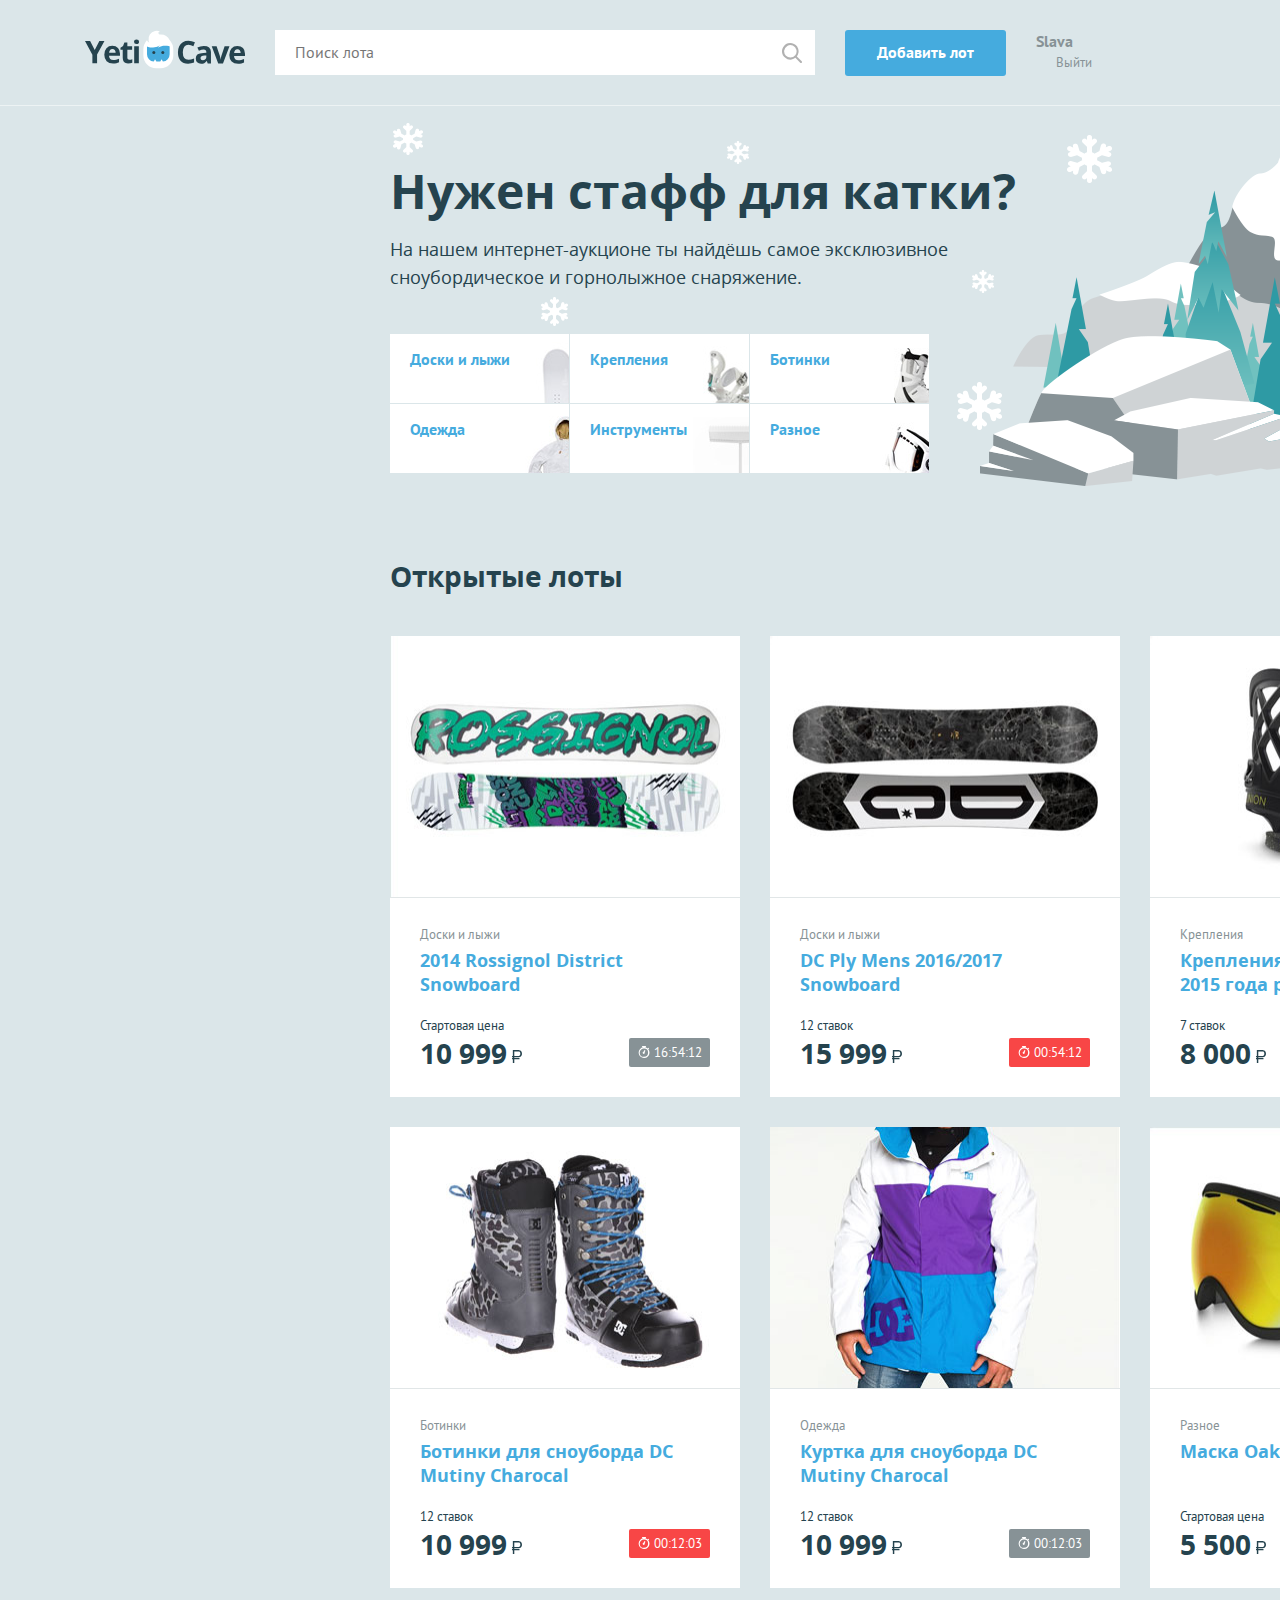
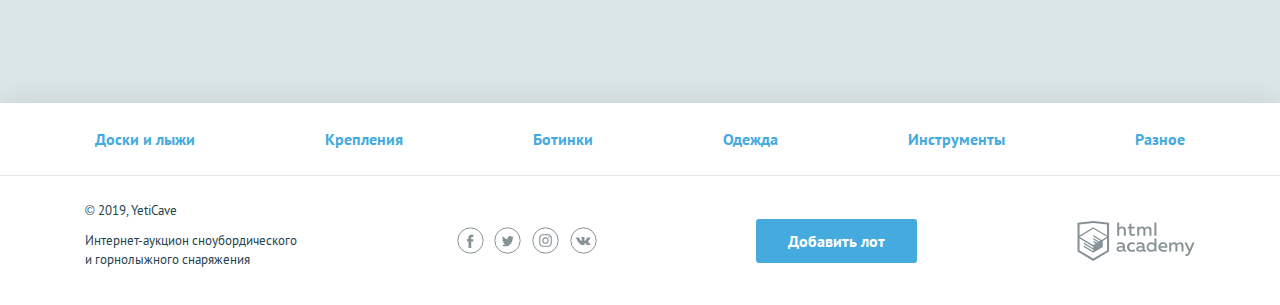
<file: pages/index.html>
<!DOCTYPE html>
<html lang="ru">
<head>
  <meta charset="UTF-8">
  <title>Главная</title>
  <link href="../css/normalize.min.css" rel="stylesheet">
  <link href="../css/style.css" rel="stylesheet">
</head>
<body>

<div class="page-wrapper">

  <header class="main-header">
    <div class="main-header__container container">
      <h1 class="visually-hidden">YetiCave</h1>
      <a class="main-header__logo">
        <img src="../img/logo.svg" width="160" height="39" alt="Логотип компании YetiCave">
      </a>
      <form class="main-header__search" method="get" action="https://echo.htmlacademy.ru" autocomplete="off">
        <input type="search" name="search" placeholder="Поиск лота">
        <input class="main-header__search-btn" type="submit" name="find" value="Найти">
      </form>
      <a class="main-header__add-lot button" href="add-lot.html">Добавить лот</a>
      <nav class="user-menu">
        <div class="user-menu__logged">
          <p>Slava</p>
          <a href="login.html">Выйти</a>
        </div>
      </nav>
    </div>
  </header>

  <main class="container">
    <section class="promo">
      <h2 class="promo__title">Нужен стафф для катки?</h2>
      <p class="promo__text">На нашем интернет-аукционе ты найдёшь самое эксклюзивное сноубордическое и горнолыжное снаряжение.</p>
      <ul class="promo__list">
        <li class="promo__item promo__item--boards">
          <a class="promo__link" href="all-lots.html">Доски и лыжи</a>
        </li>
        <li class="promo__item promo__item--attachment">
          <a class="promo__link" href="all-lots.html">Крепления</a>
        </li>
        <li class="promo__item promo__item--boots">
          <a class="promo__link" href="all-lots.html">Ботинки</a>
        </li>
        <li class="promo__item promo__item--clothing">
          <a class="promo__link" href="all-lots.html">Одежда</a>
        </li>
        <li class="promo__item promo__item--tools">
          <a class="promo__link" href="all-lots.html">Инструменты</a>
        </li>
        <li class="promo__item promo__item--other">
          <a class="promo__link" href="all-lots.html">Разное</a>
        </li>
      </ul>
    </section>
    <section class="lots">
      <div class="lots__header">
        <h2>Открытые лоты</h2>
      </div>
      <ul class="lots__list">
        <li class="lots__item lot">
          <div class="lot__image">
            <img src="../img/lot-1.jpg" width="350" height="260" alt="Сноуборд">
          </div>
          <div class="lot__info">
            <span class="lot__category">Доски и лыжи</span>
            <h3 class="lot__title"><a class="text-link" href="lot.html">2014 Rossignol District Snowboard</a></h3>
            <div class="lot__state">
              <div class="lot__rate">
                <span class="lot__amount">Стартовая цена</span>
                <span class="lot__cost">10 999<b class="rub">р</b></span>
              </div>
              <div class="lot__timer timer">
                16:54:12
              </div>
            </div>
          </div>
        </li>
        <li class="lots__item lot">
          <div class="lot__image">
            <img src="../img/lot-2.jpg" width="350" height="260" alt="Сноуборд">
          </div>
          <div class="lot__info">
            <span class="lot__category">Доски и лыжи</span>
            <h3 class="lot__title"><a class="text-link" href="lot.html">DC Ply Mens 2016/2017 Snowboard</a></h3>
            <div class="lot__state">
              <div class="lot__rate">
                <span class="lot__amount">12 ставок</span>
                <span class="lot__cost">15 999<b class="rub">р</b></span>
              </div>
              <div class="lot__timer timer timer--finishing">
                00:54:12
              </div>
            </div>
          </div>
        </li>
        <li class="lots__item lot">
          <div class="lot__image">
            <img src="../img/lot-3.jpg" width="350" height="260" alt="Крепления">
          </div>
          <div class="lot__info">
            <span class="lot__category">Крепления</span>
            <h3 class="lot__title"><a class="text-link" href="lot.html">Крепления Union Contact Pro 2015 года размер L/XL</a></h3>
            <div class="lot__state">
              <div class="lot__rate">
                <span class="lot__amount">7 ставок</span>
                <span class="lot__cost">8 000<b class="rub">р</b></span>
              </div>
              <div class="lot__timer timer">
                10:54:12
              </div>
            </div>
          </div>
        </li>
        <li class="lots__item lot">
          <div class="lot__image">
            <img src="../img/lot-4.jpg" width="350" height="260" alt="Ботинки">
          </div>
          <div class="lot__info">
            <span class="lot__category">Ботинки</span>
            <h3 class="lot__title"><a class="text-link" href="lot.html">Ботинки для сноуборда DC Mutiny Charocal</a></h3>
            <div class="lot__state">
              <div class="lot__rate">
                <span class="lot__amount">12 ставок</span>
                <span class="lot__cost">10 999<b class="rub">р</b></span>
              </div>
              <div class="lot__timer timer timer--finishing">
                00:12:03
              </div>
            </div>
          </div>
        </li>
        <li class="lots__item lot">
          <div class="lot__image">
            <img src="../img/lot-5.jpg" width="350" height="260" alt="Куртка">
          </div>
          <div class="lot__info">
            <span class="lot__category">Одежда</span>
            <h3 class="lot__title"><a class="text-link" href="lot.html">Куртка для сноуборда DC Mutiny Charocal</a></h3>
            <div class="lot__state">
              <div class="lot__rate">
                <span class="lot__amount">12 ставок</span>
                <span class="lot__cost">10 999<b class="rub">р</b></span>
              </div>
              <div class="lot__timer timer">
                00:12:03
              </div>
            </div>
          </div>
        </li>
        <li class="lots__item lot">
          <div class="lot__image">
            <img src="../img/lot-6.jpg" width="350" height="260" alt="Маска">
          </div>
          <div class="lot__info">
            <span class="lot__category">Разное</span>
            <h3 class="lot__title"><a class="text-link" href="lot.html">Маска Oakley Canopy</a></h3>
            <div class="lot__state">
              <div class="lot__rate">
                <span class="lot__amount">Стартовая цена</span>
                <span class="lot__cost">5 500<b class="rub">р</b></span>
              </div>
              <div class="lot__timer timer">
                07:13:34
              </div>
            </div>
          </div>
        </li>
      </ul>
    </section>
  </main>

</div>

<footer class="main-footer">
  <nav class="nav">
    <ul class="nav__list container">
      <li class="nav__item">
        <a href="all-lots.html">Доски и лыжи</a>
      </li>
      <li class="nav__item">
        <a href="all-lots.html">Крепления</a>
      </li>
      <li class="nav__item">
        <a href="all-lots.html">Ботинки</a>
      </li>
      <li class="nav__item">
        <a href="all-lots.html">Одежда</a>
      </li>
      <li class="nav__item">
        <a href="all-lots.html">Инструменты</a>
      </li>
      <li class="nav__item">
        <a href="all-lots.html">Разное</a>
      </li>
    </ul>
  </nav>
  <div class="main-footer__bottom container">
    <div class="main-footer__copyright">
      <p>© 2019, YetiCave</p>
      <p>Интернет-аукцион сноубордического и горнолыжного снаряжения</p>
    </div>
    <div class="main-footer__social social">
      <span class="visually-hidden">Мы в соцсетях:</span>
      <a class="social__link social__link--facebook" href="#">
        <span class="visually-hidden">Facebook</span>
        <svg width="27" height="27" viewBox="0 0 27 27" xmlns="http://www.w3.org/2000/svg"><circle stroke="#879296" fill="none" cx="13.5" cy="13.5" r="12.667"/><path fill="#879296" d="M14.26 20.983h-2.816v-6.626H10.04v-2.28h1.404v-1.364c0-1.862.79-2.922 3.04-2.922h1.87v2.28h-1.17c-.876 0-.972.322-.972.916v1.14h2.212l-.245 2.28h-1.92v6.625z"/></svg>
      </a>
      <span class="visually-hidden">,</span>
      <a class="social__link social__link--twitter" href="#">
        <span class="visually-hidden">Twitter</span>
        <svg width="27" height="27" viewBox="0 0 27 27" xmlns="http://www.w3.org/2000/svg"><circle stroke="#879296" fill="none" cx="13.5" cy="13.5" r="12.687"/><path fill="#879296" d="M18.38 10.572c.525-.336.913-.848 1.092-1.445-.485.305-1.02.52-1.58.635-.458-.525-1.12-.827-1.816-.83-1.388.063-2.473 1.226-2.44 2.615-.002.2.02.4.06.596-2.017-.144-3.87-1.16-5.076-2.78-.22.403-.335.856-.332 1.315-.01.865.403 1.68 1.104 2.188-.397-.016-.782-.13-1.123-.333-.03 1.207.78 2.272 1.95 2.567-.21.06-.43.09-.653.088-.155.015-.313.015-.47 0 .3 1.045 1.238 1.777 2.324 1.815-.864.724-1.956 1.12-3.083 1.122-.198.013-.397.013-.595 0 1.12.767 2.447 1.18 3.805 1.182 4.57 0 7.066-3.992 7.066-7.456v-.34c.49-.375.912-.835 1.24-1.357-.465.218-.963.36-1.473.42z"/></svg>
      </a>
      <span class="visually-hidden">,</span>
      <a class="social__link social__link--instagram" href="#">
        <span class="visually-hidden">Instagram</span>
        <svg width="27" height="27" viewBox="0 0 27 27" xmlns="http://www.w3.org/2000/svg"><circle stroke="#879296" fill="none" cx="13.5" cy="13.5" r="12.687"/><path fill="#879296" d="M13.5 8.3h2.567c.403.002.803.075 1.18.213.552.213.988.65 1.2 1.2.14.38.213.778.216 1.18v5.136c-.003.403-.076.803-.215 1.18-.213.552-.65.988-1.2 1.2-.378.14-.778.213-1.18.216h-5.135c-.403-.003-.802-.076-1.18-.215-.552-.214-.988-.65-1.2-1.2-.14-.38-.212-.78-.215-1.182V13.46v-2.566c.003-.403.076-.802.214-1.18.213-.552.65-.988 1.2-1.2.38-.14.778-.212 1.18-.215H13.5m0-1.143h-2.616c-.526.01-1.048.108-1.54.292-.853.33-1.527 1-1.856 1.854-.184.493-.283 1.014-.292 1.542v5.232c.01.526.108 1.048.292 1.54.33.853 1.003 1.527 1.855 1.856.493.184 1.015.283 1.54.293H16.117c.527-.01 1.048-.11 1.54-.293.854-.33 1.527-1.003 1.856-1.855.184-.493.283-1.015.293-1.54V13.46v-2.614c-.01-.528-.11-1.05-.293-1.542-.33-.853-1.002-1.525-1.855-1.855-.493-.185-1.014-.283-1.54-.293-.665.01-.89 0-2.617 0zm0 3.093c-2.51.007-4.07 2.73-2.808 4.898 1.26 2.17 4.398 2.16 5.645-.017.285-.495.434-1.058.433-1.63-.006-1.8-1.47-3.256-3.27-3.25zm0 5.378c-1.63-.007-2.64-1.777-1.82-3.185.823-1.41 2.86-1.4 3.67.017.18.316.276.675.278 1.04.006 1.177-.95 2.133-2.128 2.128zm4.118-5.524c0 .58-.626.94-1.127.65-.5-.29-.5-1.012 0-1.3.116-.067.245-.102.378-.102.418-.005.76.333.76.752z"/></svg>
      </a>
      <span class="visually-hidden">,</span>
      <a class="social__link social__link--vkontakte" href="#">
        <span class="visually-hidden">Вконтакте</span>
        <svg width="27" height="27" viewBox="0 0 27 27" xmlns="http://www.w3.org/2000/svg"><circle stroke="#879296" fill="none" cx="13.5" cy="13.5" r="12.666"/><path fill="#879296" d="M13.92 18.07c.142-.016.278-.074.39-.166.077-.107.118-.237.116-.37 0 0 0-1.13.516-1.296.517-.165 1.208 1.09 1.95 1.58.276.213.624.314.973.28h1.95s.973-.057.525-.837c-.38-.62-.865-1.17-1.432-1.626-1.208-1.1-1.043-.916.41-2.816.886-1.16 1.236-1.86 1.13-2.163-.108-.302-.76-.214-.76-.214h-2.164c-.092-.026-.19-.026-.282 0-.083.058-.15.135-.195.225-.224.57-.49 1.125-.8 1.656-.973 1.61-1.344 1.697-1.51 1.59-.37-.234-.272-.975-.272-1.433 0-1.56.243-2.202-.468-2.377-.32-.075-.647-.108-.974-.098-.604-.052-1.213.01-1.793.186-.243.116-.438.38-.32.4.245.018.474.13.642.31.152.303.225.638.214.975 0 0 .127 1.832-.302 2.056-.43.223-.692-.167-1.55-1.618-.29-.506-.547-1.03-.77-1.57-.038-.09-.098-.17-.174-.233-.1-.065-.214-.108-.332-.128H6.485s-.312 0-.42.137c-.106.135 0 .36 0 .36.87 2 2.022 3.868 3.42 5.543.923.996 2.21 1.573 3.567 1.598z"/></svg>
      </a>
    </div>
    <a class="main-footer__add-lot button" href="add-lot.html">Добавить лот</a>
    <div class="main-footer__developed-by">
      <span class="visually-hidden">Разработано:</span>
      <a class="logo-academy" href="https://htmlacademy.ru/intensive/php">
        <span class="visually-hidden">HTML Academy</span>
        <svg width="118" height="40" xmlns="http://www.w3.org/2000/svg" viewBox="0 0 117.01 40">
          <path fill="#879296"
                d="M280.33,109.39a2.14,2.14,0,0,1-.6.11.59.59,0,0,1-.66-.66v-3.24c0-2.73-1.62-4-4.18-4a11.08,11.08,0,0,0-3.47.6v1.85a8.05,8.05,0,0,1,3.26-.7c1.54,0,2.37.79,2.37,1.92v.32a12,12,0,0,0-2.36-.26c-1.88,0-4,.72-4,3,0,1.87,1.53,2.77,3.17,2.77a5.25,5.25,0,0,0,3.41-1.17,1.81,1.81,0,0,0,1.81,1.06,3.52,3.52,0,0,0,1.28-.23v-1.45Zm-3.28-.85a3.68,3.68,0,0,1-2.62,1.07c-.9,0-1.7-.45-1.7-1.34,0-1.13,1.21-1.49,2.36-1.49a10.56,10.56,0,0,1,2,.23v1.53Zm9,2.64a6.81,6.81,0,0,0,3-.62V108.7a5.44,5.44,0,0,1-2.64.7,3,3,0,1,1,0-6,4.42,4.42,0,0,1,2.51.75v-1.85a5.47,5.47,0,0,0-2.79-.7,4.69,4.69,0,0,0-5,4.84,4.57,4.57,0,0,0,4.88,4.69Zm8.29-5.8c-1.88,0-4,.72-4,3,0,1.87,1.53,2.77,3.17,2.77a5.25,5.25,0,0,0,3.41-1.17,1.81,1.81,0,0,0,1.81,1.05,3.54,3.54,0,0,0,1.28-.23v-1.45a2.13,2.13,0,0,1-.6.11.59.59,0,0,1-.66-.66v-3.24c0-2.73-1.62-4-4.18-4a11.08,11.08,0,0,0-3.47.6v1.85a8.05,8.05,0,0,1,3.26-.7c1.55,0,2.37.79,2.37,1.92v.32a12,12,0,0,0-2.36-.26Zm2.36,3.17a3.68,3.68,0,0,1-2.62,1.07c-.9,0-1.7-.45-1.7-1.34,0-1.13,1.21-1.49,2.36-1.49a10.56,10.56,0,0,1,2,.23v1.53Zm4.11-2.13a4.49,4.49,0,0,0,4.48,4.77,4.21,4.21,0,0,0,3.47-1.68v1.43h1.81V97.75h-2v5.31a4.19,4.19,0,0,0-3.26-1.41,4.49,4.49,0,0,0-4.48,4.77Zm7.73-1.11v2.2a3.15,3.15,0,0,1-2.88,1.9,3,3,0,0,1,0-6,3.16,3.16,0,0,1,2.88,1.88Zm9.12,5.88a7.75,7.75,0,0,0,3.24-.62v-1.73a6.62,6.62,0,0,1-2.86.64c-1.66,0-3.24-.68-3.47-2.3h6.8c.58-2.62-.66-5.52-4.26-5.52a4.53,4.53,0,0,0-4.58,4.77c0,3.18,2.36,4.77,5.13,4.77Zm-.45-7.86a2.13,2.13,0,0,1,2.36,2.34h-5a2.47,2.47,0,0,1,2.66-2.34Zm18.43,2v5.6h2v-5.65a3.32,3.32,0,0,0-3.43-3.64A4.48,4.48,0,0,0,331,103.1a3.09,3.09,0,0,0-2.83-1.45,4.13,4.13,0,0,0-3,1.38v-1.13h-1.79v9h2v-6.11a3.21,3.21,0,0,1,2.39-1.39,1.72,1.72,0,0,1,1.79,1.9v5.6h2v-5.65c0-.21,0-.41,0-.62a3,3,0,0,1,2.24-1.22,1.72,1.72,0,0,1,1.79,1.9Zm13-3.45h-2.11l-2.69,6.82-3.05-6.82h-2.15l4.3,9.12-.19.45c-.53,1.41-1.26,2.11-2.24,2.11a3.13,3.13,0,0,1-.92-.13v1.71a5.12,5.12,0,0,0,1.19.15c1.38,0,2.66-.79,3.64-3.15l4.24-10.27ZM273.33,89.11a3.18,3.18,0,0,1,2.53-1.51A2,2,0,0,1,278,89.77V95.1h2v-5.6a3.52,3.52,0,0,0-3.73-3.69,4.12,4.12,0,0,0-2.92,1.24V81.91h-2V95.1h2v-6Zm10.18,3.24c0,2.11,1.36,3,3.11,3a7.39,7.39,0,0,0,2.43-.4V93.2a4.87,4.87,0,0,1-1.83.36c-1.17,0-1.72-.4-1.72-1.58V87.83h3.28V86.06h-3.28V82.84l-2,.49v2.73h-1.62v1.77h1.62v4.52ZM293.38,89a3.21,3.21,0,0,1,2.39-1.39,1.72,1.72,0,0,1,1.79,1.9v5.6h2V89.45c0-.21,0-.41,0-.62a3,3,0,0,1,2.24-1.22,1.72,1.72,0,0,1,1.79,1.9v5.6h2V89.45a3.32,3.32,0,0,0-3.43-3.64A4.47,4.47,0,0,0,299,87.26a3.09,3.09,0,0,0-2.83-1.45,4.13,4.13,0,0,0-3,1.38V86.06h-1.79v9h2V89Zm15.16-7.09h2V95.1h-2Zm-61.11-1.57L231.64,82v28.95l15.79,9.4,15.79-9.4V82L247.6,80.35l-.17,0Zm13.73,29.43-13.73,8.17-13.73-8.17V97.9L247.37,106l0,1.47L238,101.93v1.43l9.41,5.66,0,1.51-9.41-5.6v1.43l9.41,5.66,9.5-5.69V104.9h0v-4.67l4.23-2.53v12.06Zm0-13.6-3.76,2.21-1.73,1-8.27-4.92v1.43l7.07,4.2-.06,0-.15.09-1,.59-5.83-3.47v1.43l4.61,2.74-1.09.73,0,0-3.48-2v1.43l2.28,1.34-2.33,1.4-13.6-8.08,13.62-8.19h0l13.79,8Zm0-1.44-13.8-8.14h0l-13.65,8.13V83.85l13.73-1.44,13.73,1.44V94.72Z"
                transform="translate(-231.64 -80.34)"/>
        </svg>
      </a>
    </div>
  </div>
</footer>

</body>
</html>
</file>
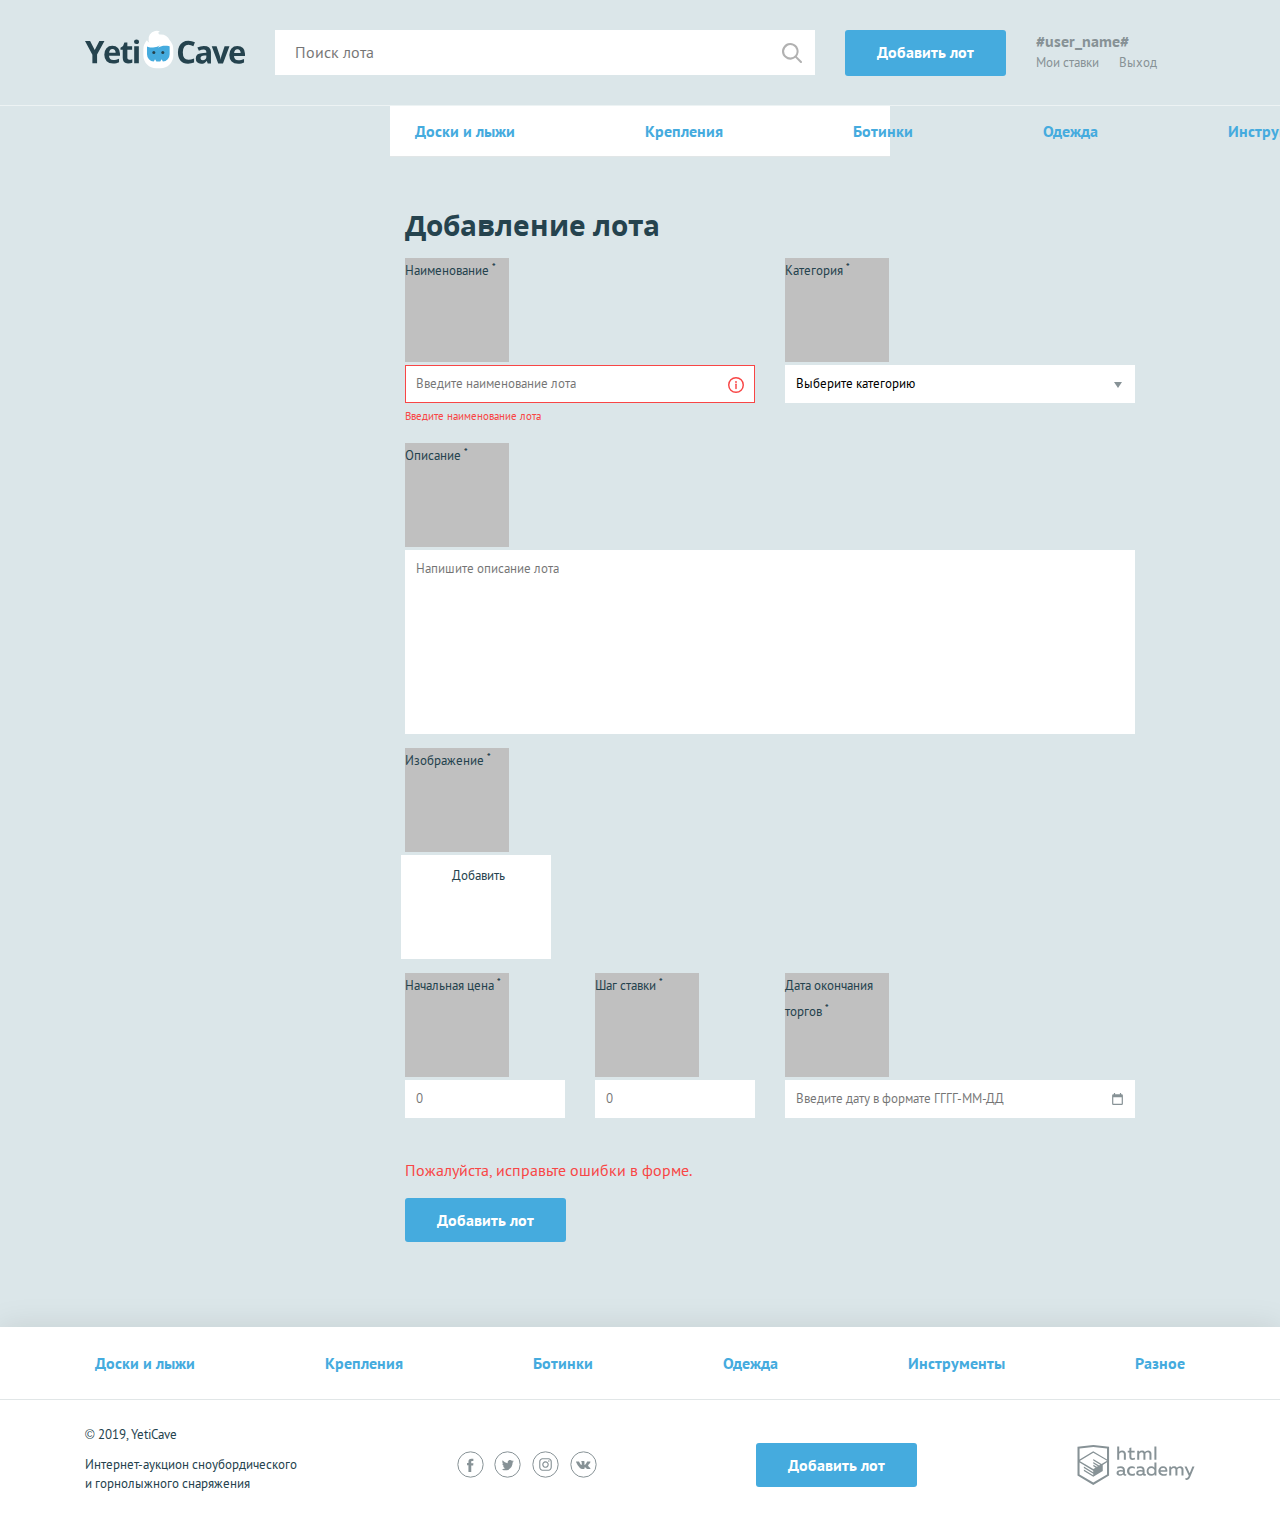
<file: pages/add-lot.html>
<!DOCTYPE html>
<html lang="ru">
<head>
  <meta charset="UTF-8">
  <title>Добавление лота</title>
  <link href="../css/normalize.min.css" rel="stylesheet">
  <link href="../css/style.css" rel="stylesheet">
  <link href="../css/flatpickr.min.css" rel="stylesheet">
</head>
<body>

<div class="page-wrapper">

  <header class="main-header">
  <div class="main-header__container container">
    <h1 class="visually-hidden">YetiCave</h1>
    <a class="main-header__logo" href="index.html">
      <img src="../img/logo.svg" width="160" height="39" alt="Логотип компании YetiCave">
    </a>
    <form class="main-header__search" method="get" action="https://echo.htmlacademy.ru" autocomplete="off">
      <input type="search" name="search" placeholder="Поиск лота">
      <input class="main-header__search-btn" type="submit" name="find" value="Найти">
    </form>
    <a class="main-header__add-lot button" href="add-lot.html">Добавить лот</a>
    <nav class="user-menu">
      <div class="user-menu__logged">
        <p>#user_name#</p>
        <a class="user-menu__bets" href="my-bets.html">Мои ставки</a>
        <a class="user-menu__logout" href="#">Выход</a>
      </div>
    </nav>
  </div>
</header>

  <main>
    <nav class="nav">
      <ul class="nav__list container">
        <li class="nav__item">
          <a href="all-lots.html">Доски и лыжи</a>
        </li>
        <li class="nav__item">
          <a href="all-lots.html">Крепления</a>
        </li>
        <li class="nav__item">
          <a href="all-lots.html">Ботинки</a>
        </li>
        <li class="nav__item">
          <a href="all-lots.html">Одежда</a>
        </li>
        <li class="nav__item">
          <a href="all-lots.html">Инструменты</a>
        </li>
        <li class="nav__item">
          <a href="all-lots.html">Разное</a>
        </li>
      </ul>
    </nav>
    <form class="form form--add-lot container form--invalid" action="https://echo.htmlacademy.ru" method="post"> <!-- form--invalid -->
      <h2>Добавление лота</h2>
      <div class="form__container-two">
        <div class="form__item form__item--invalid"> <!-- form__item--invalid -->
          <label for="lot-name">Наименование <sup>*</sup></label>
          <input id="lot-name" type="text" name="lot-name" placeholder="Введите наименование лота">
          <span class="form__error">Введите наименование лота</span>
        </div>
        <div class="form__item">
          <label for="category">Категория <sup>*</sup></label>
          <select id="category" name="category">
            <option>Выберите категорию</option>
            <option>Доски и лыжи</option>
            <option>Крепления</option>
            <option>Ботинки</option>
            <option>Одежда</option>
            <option>Инструменты</option>
            <option>Разное</option>
          </select>
          <span class="form__error">Выберите категорию</span>
        </div>
      </div>
      <div class="form__item form__item--wide">
        <label for="message">Описание <sup>*</sup></label>
        <textarea id="message" name="message" placeholder="Напишите описание лота"></textarea>
        <span class="form__error">Напишите описание лота</span>
      </div>
      <div class="form__item form__item--file">
        <label>Изображение <sup>*</sup></label>
        <div class="form__input-file">
          <input class="visually-hidden" type="file" id="lot-img" value="">
          <label for="lot-img">
            Добавить
          </label>
        </div>
      </div>
      <div class="form__container-three">
        <div class="form__item form__item--small">
          <label for="lot-rate">Начальная цена <sup>*</sup></label>
          <input id="lot-rate" type="text" name="lot-rate" placeholder="0">
          <span class="form__error">Введите начальную цену</span>
        </div>
        <div class="form__item form__item--small">
          <label for="lot-step">Шаг ставки <sup>*</sup></label>
          <input id="lot-step" type="text" name="lot-step" placeholder="0">
          <span class="form__error">Введите шаг ставки</span>
        </div>
        <div class="form__item">
          <label for="lot-date">Дата окончания торгов <sup>*</sup></label>
          <input class="form__input-date" id="lot-date" type="text" name="lot-date" placeholder="Введите дату в формате ГГГГ-ММ-ДД">
          <span class="form__error">Введите дату завершения торгов</span>
        </div>
      </div>
      <span class="form__error form__error--bottom">Пожалуйста, исправьте ошибки в форме.</span>
      <button type="submit" class="button">Добавить лот</button>
    </form>
  </main>

</div>

<footer class="main-footer">
  <nav class="nav">
    <ul class="nav__list container">
      <li class="nav__item">
        <a href="all-lots.html">Доски и лыжи</a>
      </li>
      <li class="nav__item">
        <a href="all-lots.html">Крепления</a>
      </li>
      <li class="nav__item">
        <a href="all-lots.html">Ботинки</a>
      </li>
      <li class="nav__item">
        <a href="all-lots.html">Одежда</a>
      </li>
      <li class="nav__item">
        <a href="all-lots.html">Инструменты</a>
      </li>
      <li class="nav__item">
        <a href="all-lots.html">Разное</a>
      </li>
    </ul>
  </nav>
  <div class="main-footer__bottom container">
    <div class="main-footer__copyright">
      <p>© 2019, YetiCave</p>
      <p>Интернет-аукцион сноубордического и горнолыжного снаряжения</p>
    </div>
    <div class="main-footer__social social">
      <span class="visually-hidden">Мы в соцсетях:</span>
      <a class="social__link social__link--facebook" href="#">
        <span class="visually-hidden">Facebook</span>
        <svg width="27" height="27" viewBox="0 0 27 27" xmlns="http://www.w3.org/2000/svg"><circle stroke="#879296" fill="none" cx="13.5" cy="13.5" r="12.667"/><path fill="#879296" d="M14.26 20.983h-2.816v-6.626H10.04v-2.28h1.404v-1.364c0-1.862.79-2.922 3.04-2.922h1.87v2.28h-1.17c-.876 0-.972.322-.972.916v1.14h2.212l-.245 2.28h-1.92v6.625z"/></svg>
      </a>
      <span class="visually-hidden">,</span>
      <a class="social__link social__link--twitter" href="#">
        <span class="visually-hidden">Twitter</span>
        <svg width="27" height="27" viewBox="0 0 27 27" xmlns="http://www.w3.org/2000/svg"><circle stroke="#879296" fill="none" cx="13.5" cy="13.5" r="12.687"/><path fill="#879296" d="M18.38 10.572c.525-.336.913-.848 1.092-1.445-.485.305-1.02.52-1.58.635-.458-.525-1.12-.827-1.816-.83-1.388.063-2.473 1.226-2.44 2.615-.002.2.02.4.06.596-2.017-.144-3.87-1.16-5.076-2.78-.22.403-.335.856-.332 1.315-.01.865.403 1.68 1.104 2.188-.397-.016-.782-.13-1.123-.333-.03 1.207.78 2.272 1.95 2.567-.21.06-.43.09-.653.088-.155.015-.313.015-.47 0 .3 1.045 1.238 1.777 2.324 1.815-.864.724-1.956 1.12-3.083 1.122-.198.013-.397.013-.595 0 1.12.767 2.447 1.18 3.805 1.182 4.57 0 7.066-3.992 7.066-7.456v-.34c.49-.375.912-.835 1.24-1.357-.465.218-.963.36-1.473.42z"/></svg>
      </a>
      <span class="visually-hidden">,</span>
      <a class="social__link social__link--instagram" href="#">
        <span class="visually-hidden">Instagram</span>
        <svg width="27" height="27" viewBox="0 0 27 27" xmlns="http://www.w3.org/2000/svg"><circle stroke="#879296" fill="none" cx="13.5" cy="13.5" r="12.687"/><path fill="#879296" d="M13.5 8.3h2.567c.403.002.803.075 1.18.213.552.213.988.65 1.2 1.2.14.38.213.778.216 1.18v5.136c-.003.403-.076.803-.215 1.18-.213.552-.65.988-1.2 1.2-.378.14-.778.213-1.18.216h-5.135c-.403-.003-.802-.076-1.18-.215-.552-.214-.988-.65-1.2-1.2-.14-.38-.212-.78-.215-1.182V13.46v-2.566c.003-.403.076-.802.214-1.18.213-.552.65-.988 1.2-1.2.38-.14.778-.212 1.18-.215H13.5m0-1.143h-2.616c-.526.01-1.048.108-1.54.292-.853.33-1.527 1-1.856 1.854-.184.493-.283 1.014-.292 1.542v5.232c.01.526.108 1.048.292 1.54.33.853 1.003 1.527 1.855 1.856.493.184 1.015.283 1.54.293H16.117c.527-.01 1.048-.11 1.54-.293.854-.33 1.527-1.003 1.856-1.855.184-.493.283-1.015.293-1.54V13.46v-2.614c-.01-.528-.11-1.05-.293-1.542-.33-.853-1.002-1.525-1.855-1.855-.493-.185-1.014-.283-1.54-.293-.665.01-.89 0-2.617 0zm0 3.093c-2.51.007-4.07 2.73-2.808 4.898 1.26 2.17 4.398 2.16 5.645-.017.285-.495.434-1.058.433-1.63-.006-1.8-1.47-3.256-3.27-3.25zm0 5.378c-1.63-.007-2.64-1.777-1.82-3.185.823-1.41 2.86-1.4 3.67.017.18.316.276.675.278 1.04.006 1.177-.95 2.133-2.128 2.128zm4.118-5.524c0 .58-.626.94-1.127.65-.5-.29-.5-1.012 0-1.3.116-.067.245-.102.378-.102.418-.005.76.333.76.752z"/></svg>
      </a>
      <span class="visually-hidden">,</span>
      <a class="social__link social__link--vkontakte" href="#">
        <span class="visually-hidden">Вконтакте</span>
        <svg width="27" height="27" viewBox="0 0 27 27" xmlns="http://www.w3.org/2000/svg"><circle stroke="#879296" fill="none" cx="13.5" cy="13.5" r="12.666"/><path fill="#879296" d="M13.92 18.07c.142-.016.278-.074.39-.166.077-.107.118-.237.116-.37 0 0 0-1.13.516-1.296.517-.165 1.208 1.09 1.95 1.58.276.213.624.314.973.28h1.95s.973-.057.525-.837c-.38-.62-.865-1.17-1.432-1.626-1.208-1.1-1.043-.916.41-2.816.886-1.16 1.236-1.86 1.13-2.163-.108-.302-.76-.214-.76-.214h-2.164c-.092-.026-.19-.026-.282 0-.083.058-.15.135-.195.225-.224.57-.49 1.125-.8 1.656-.973 1.61-1.344 1.697-1.51 1.59-.37-.234-.272-.975-.272-1.433 0-1.56.243-2.202-.468-2.377-.32-.075-.647-.108-.974-.098-.604-.052-1.213.01-1.793.186-.243.116-.438.38-.32.4.245.018.474.13.642.31.152.303.225.638.214.975 0 0 .127 1.832-.302 2.056-.43.223-.692-.167-1.55-1.618-.29-.506-.547-1.03-.77-1.57-.038-.09-.098-.17-.174-.233-.1-.065-.214-.108-.332-.128H6.485s-.312 0-.42.137c-.106.135 0 .36 0 .36.87 2 2.022 3.868 3.42 5.543.923.996 2.21 1.573 3.567 1.598z"/></svg>
      </a>
    </div>
    <a class="main-footer__add-lot button" href="add-lot.html">Добавить лот</a>
    <div class="main-footer__developed-by">
      <span class="visually-hidden">Разработано:</span>
      <a class="logo-academy" href="https://htmlacademy.ru/intensive/php">
        <span class="visually-hidden">HTML Academy</span>
        <svg width="118" height="40" xmlns="http://www.w3.org/2000/svg" viewBox="0 0 117.01 40">
          <path fill="#879296"
                d="M280.33,109.39a2.14,2.14,0,0,1-.6.11.59.59,0,0,1-.66-.66v-3.24c0-2.73-1.62-4-4.18-4a11.08,11.08,0,0,0-3.47.6v1.85a8.05,8.05,0,0,1,3.26-.7c1.54,0,2.37.79,2.37,1.92v.32a12,12,0,0,0-2.36-.26c-1.88,0-4,.72-4,3,0,1.87,1.53,2.77,3.17,2.77a5.25,5.25,0,0,0,3.41-1.17,1.81,1.81,0,0,0,1.81,1.06,3.52,3.52,0,0,0,1.28-.23v-1.45Zm-3.28-.85a3.68,3.68,0,0,1-2.62,1.07c-.9,0-1.7-.45-1.7-1.34,0-1.13,1.21-1.49,2.36-1.49a10.56,10.56,0,0,1,2,.23v1.53Zm9,2.64a6.81,6.81,0,0,0,3-.62V108.7a5.44,5.44,0,0,1-2.64.7,3,3,0,1,1,0-6,4.42,4.42,0,0,1,2.51.75v-1.85a5.47,5.47,0,0,0-2.79-.7,4.69,4.69,0,0,0-5,4.84,4.57,4.57,0,0,0,4.88,4.69Zm8.29-5.8c-1.88,0-4,.72-4,3,0,1.87,1.53,2.77,3.17,2.77a5.25,5.25,0,0,0,3.41-1.17,1.81,1.81,0,0,0,1.81,1.05,3.54,3.54,0,0,0,1.28-.23v-1.45a2.13,2.13,0,0,1-.6.11.59.59,0,0,1-.66-.66v-3.24c0-2.73-1.62-4-4.18-4a11.08,11.08,0,0,0-3.47.6v1.85a8.05,8.05,0,0,1,3.26-.7c1.55,0,2.37.79,2.37,1.92v.32a12,12,0,0,0-2.36-.26Zm2.36,3.17a3.68,3.68,0,0,1-2.62,1.07c-.9,0-1.7-.45-1.7-1.34,0-1.13,1.21-1.49,2.36-1.49a10.56,10.56,0,0,1,2,.23v1.53Zm4.11-2.13a4.49,4.49,0,0,0,4.48,4.77,4.21,4.21,0,0,0,3.47-1.68v1.43h1.81V97.75h-2v5.31a4.19,4.19,0,0,0-3.26-1.41,4.49,4.49,0,0,0-4.48,4.77Zm7.73-1.11v2.2a3.15,3.15,0,0,1-2.88,1.9,3,3,0,0,1,0-6,3.16,3.16,0,0,1,2.88,1.88Zm9.12,5.88a7.75,7.75,0,0,0,3.24-.62v-1.73a6.62,6.62,0,0,1-2.86.64c-1.66,0-3.24-.68-3.47-2.3h6.8c.58-2.62-.66-5.52-4.26-5.52a4.53,4.53,0,0,0-4.58,4.77c0,3.18,2.36,4.77,5.13,4.77Zm-.45-7.86a2.13,2.13,0,0,1,2.36,2.34h-5a2.47,2.47,0,0,1,2.66-2.34Zm18.43,2v5.6h2v-5.65a3.32,3.32,0,0,0-3.43-3.64A4.48,4.48,0,0,0,331,103.1a3.09,3.09,0,0,0-2.83-1.45,4.13,4.13,0,0,0-3,1.38v-1.13h-1.79v9h2v-6.11a3.21,3.21,0,0,1,2.39-1.39,1.72,1.72,0,0,1,1.79,1.9v5.6h2v-5.65c0-.21,0-.41,0-.62a3,3,0,0,1,2.24-1.22,1.72,1.72,0,0,1,1.79,1.9Zm13-3.45h-2.11l-2.69,6.82-3.05-6.82h-2.15l4.3,9.12-.19.45c-.53,1.41-1.26,2.11-2.24,2.11a3.13,3.13,0,0,1-.92-.13v1.71a5.12,5.12,0,0,0,1.19.15c1.38,0,2.66-.79,3.64-3.15l4.24-10.27ZM273.33,89.11a3.18,3.18,0,0,1,2.53-1.51A2,2,0,0,1,278,89.77V95.1h2v-5.6a3.52,3.52,0,0,0-3.73-3.69,4.12,4.12,0,0,0-2.92,1.24V81.91h-2V95.1h2v-6Zm10.18,3.24c0,2.11,1.36,3,3.11,3a7.39,7.39,0,0,0,2.43-.4V93.2a4.87,4.87,0,0,1-1.83.36c-1.17,0-1.72-.4-1.72-1.58V87.83h3.28V86.06h-3.28V82.84l-2,.49v2.73h-1.62v1.77h1.62v4.52ZM293.38,89a3.21,3.21,0,0,1,2.39-1.39,1.72,1.72,0,0,1,1.79,1.9v5.6h2V89.45c0-.21,0-.41,0-.62a3,3,0,0,1,2.24-1.22,1.72,1.72,0,0,1,1.79,1.9v5.6h2V89.45a3.32,3.32,0,0,0-3.43-3.64A4.47,4.47,0,0,0,299,87.26a3.09,3.09,0,0,0-2.83-1.45,4.13,4.13,0,0,0-3,1.38V86.06h-1.79v9h2V89Zm15.16-7.09h2V95.1h-2Zm-61.11-1.57L231.64,82v28.95l15.79,9.4,15.79-9.4V82L247.6,80.35l-.17,0Zm13.73,29.43-13.73,8.17-13.73-8.17V97.9L247.37,106l0,1.47L238,101.93v1.43l9.41,5.66,0,1.51-9.41-5.6v1.43l9.41,5.66,9.5-5.69V104.9h0v-4.67l4.23-2.53v12.06Zm0-13.6-3.76,2.21-1.73,1-8.27-4.92v1.43l7.07,4.2-.06,0-.15.09-1,.59-5.83-3.47v1.43l4.61,2.74-1.09.73,0,0-3.48-2v1.43l2.28,1.34-2.33,1.4-13.6-8.08,13.62-8.19h0l13.79,8Zm0-1.44-13.8-8.14h0l-13.65,8.13V83.85l13.73-1.44,13.73,1.44V94.72Z"
                transform="translate(-231.64 -80.34)"/>
        </svg>
      </a>
    </div>
  </div>
</footer>

<script src="../flatpickr.js"></script>
<script src="../script.js"></script>
</body>
</html>
</file>
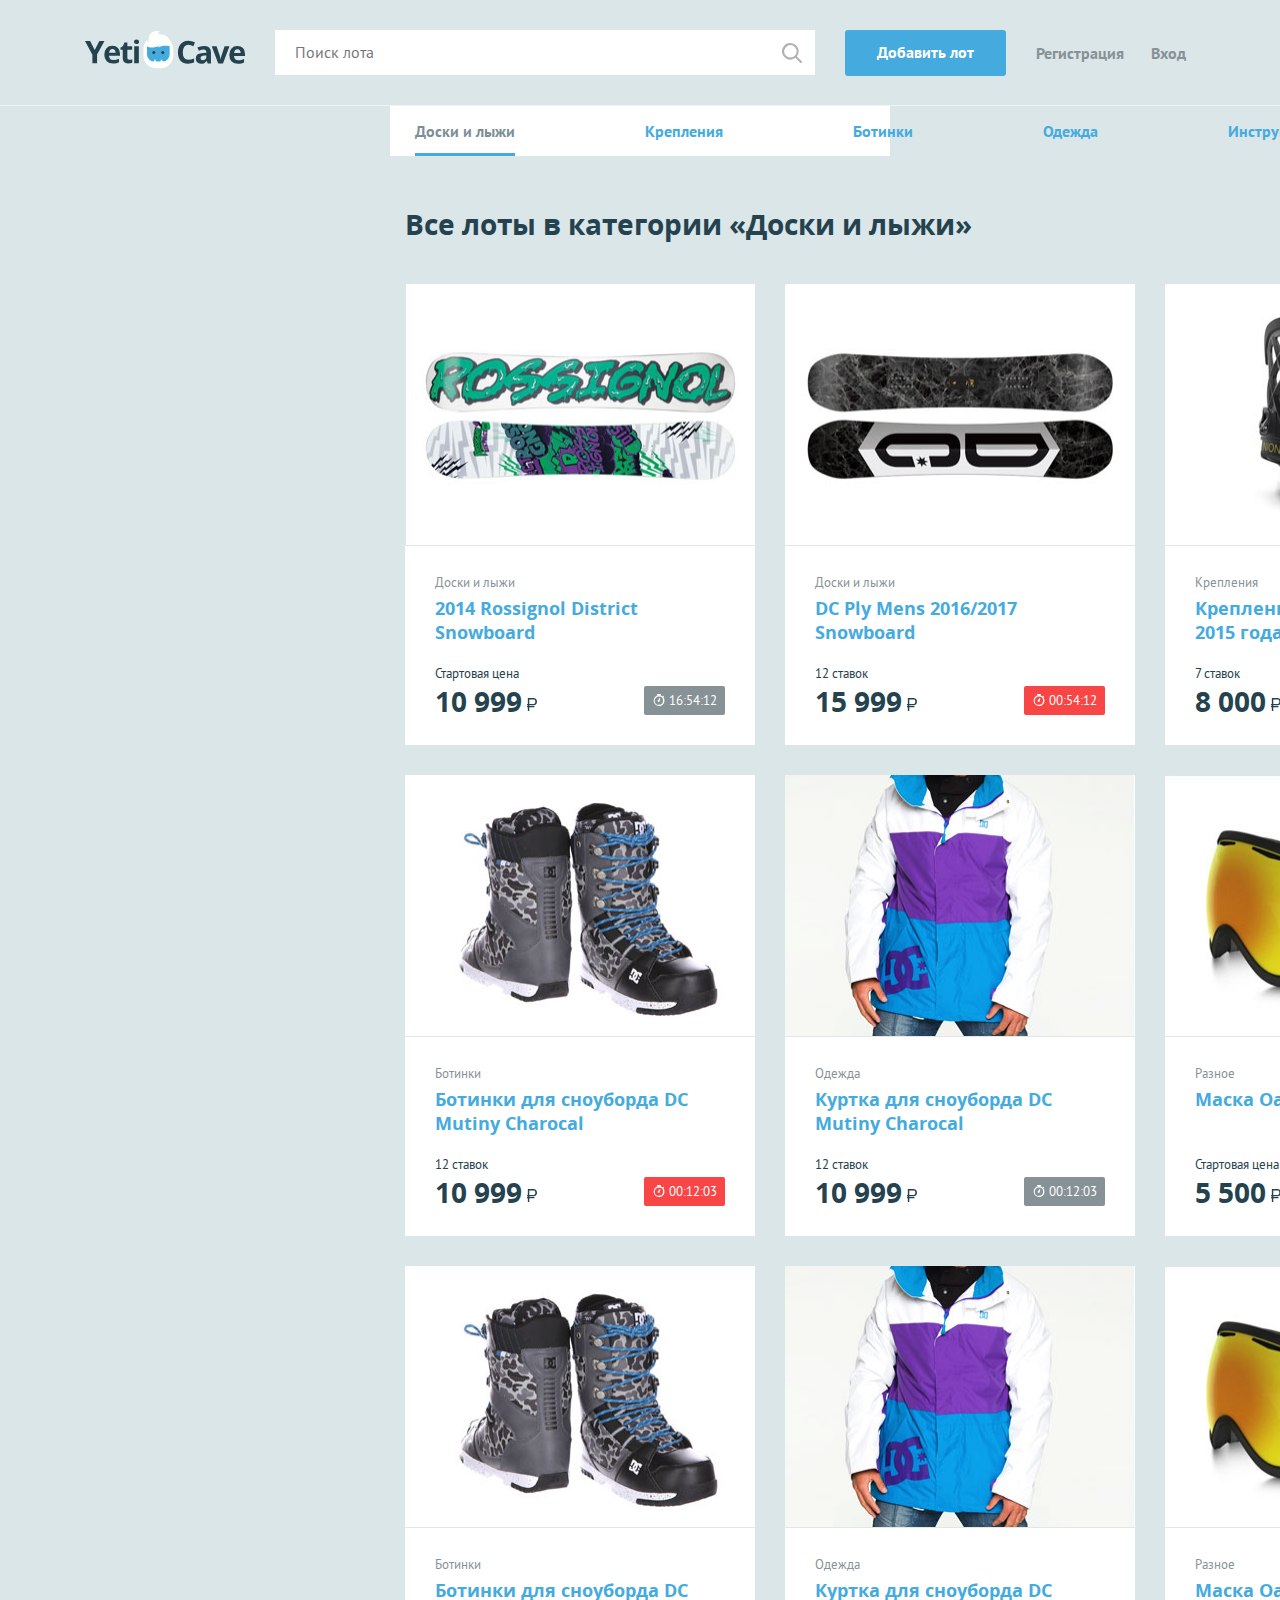
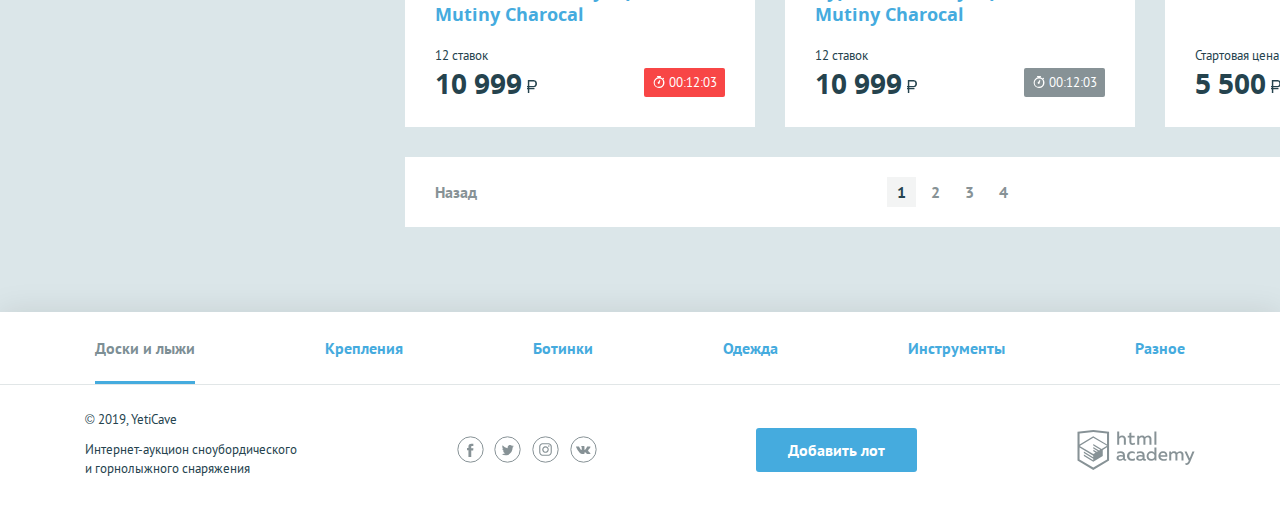
<file: pages/all-lots.html>
<!DOCTYPE html>
<html lang="ru">
<head>
  <meta charset="UTF-8">
  <title>Все лоты</title>
  <link href="../css/normalize.min.css" rel="stylesheet">
  <link href="../css/style.css" rel="stylesheet">
</head>
<body>

<div class="page-wrapper">

  <header class="main-header">
    <div class="main-header__container container">
      <h1 class="visually-hidden">YetiCave</h1>
      <a class="main-header__logo" href="index.html">
        <img src="../img/logo.svg" width="160" height="39" alt="Логотип компании YetiCave">
      </a>
      <form class="main-header__search" method="get" action="https://echo.htmlacademy.ru" autocomplete="off">
        <input type="search" name="search" placeholder="Поиск лота">
        <input class="main-header__search-btn" type="submit" name="find" value="Найти">
      </form>
      <a class="main-header__add-lot button" href="add-lot.html">Добавить лот</a>
      <nav class="user-menu">
        <ul class="user-menu__list">
          <li class="user-menu__item">
            <a href="sign-up.html">Регистрация</a>
          </li>
          <li class="user-menu__item">
            <a href="login.html">Вход</a>
          </li>
        </ul>
      </nav>
    </div>
  </header>

  <main>
    <nav class="nav">
      <ul class="nav__list container">
        <li class="nav__item nav__item--current">
          <a href="all-lots.html">Доски и лыжи</a>
        </li>
        <li class="nav__item">
          <a href="all-lots.html">Крепления</a>
        </li>
        <li class="nav__item">
          <a href="all-lots.html">Ботинки</a>
        </li>
        <li class="nav__item">
          <a href="all-lots.html">Одежда</a>
        </li>
        <li class="nav__item">
          <a href="all-lots.html">Инструменты</a>
        </li>
        <li class="nav__item">
          <a href="all-lots.html">Разное</a>
        </li>
      </ul>
    </nav>
    <div class="container">
      <section class="lots">
        <h2>Все лоты в категории <span>«Доски и лыжи»</span></h2>
        <ul class="lots__list">
          <li class="lots__item lot">
            <div class="lot__image">
              <img src="../img/lot-1.jpg" width="350" height="260" alt="Сноуборд">
            </div>
            <div class="lot__info">
              <span class="lot__category">Доски и лыжи</span>
              <h3 class="lot__title"><a class="text-link" href="lot.html">2014 Rossignol District Snowboard</a></h3>
              <div class="lot__state">
                <div class="lot__rate">
                  <span class="lot__amount">Стартовая цена</span>
                  <span class="lot__cost">10 999<b class="rub">р</b></span>
                </div>
                <div class="lot__timer timer">
                  16:54:12
                </div>
              </div>
            </div>
          </li>
          <li class="lots__item lot">
            <div class="lot__image">
              <img src="../img/lot-2.jpg" width="350" height="260" alt="Сноуборд">
            </div>
            <div class="lot__info">
              <span class="lot__category">Доски и лыжи</span>
              <h3 class="lot__title"><a class="text-link" href="lot.html">DC Ply Mens 2016/2017 Snowboard</a></h3>
              <div class="lot__state">
                <div class="lot__rate">
                  <span class="lot__amount">12 ставок</span>
                  <span class="lot__cost">15 999<b class="rub">р</b></span>
                </div>
                <div class="lot__timer timer timer--finishing">
                  00:54:12
                </div>
              </div>
            </div>
          </li>
          <li class="lots__item lot">
            <div class="lot__image">
              <img src="../img/lot-3.jpg" width="350" height="260" alt="Крепления">
            </div>
            <div class="lot__info">
              <span class="lot__category">Крепления</span>
              <h3 class="lot__title"><a class="text-link" href="lot.html">Крепления Union Contact Pro 2015 года размер
                L/XL</a></h3>
              <div class="lot__state">
                <div class="lot__rate">
                  <span class="lot__amount">7 ставок</span>
                  <span class="lot__cost">8 000<b class="rub">р</b></span>
                </div>
                <div class="lot__timer timer">
                  10:54:12
                </div>
              </div>
            </div>
          </li>
          <li class="lots__item lot">
            <div class="lot__image">
              <img src="../img/lot-4.jpg" width="350" height="260" alt="Ботинки">
            </div>
            <div class="lot__info">
              <span class="lot__category">Ботинки</span>
              <h3 class="lot__title"><a class="text-link" href="lot.html">Ботинки для сноуборда DC Mutiny Charocal</a>
              </h3>
              <div class="lot__state">
                <div class="lot__rate">
                  <span class="lot__amount">12 ставок</span>
                  <span class="lot__cost">10 999<b class="rub">р</b></span>
                </div>
                <div class="lot__timer timer timer--finishing">
                  00:12:03
                </div>
              </div>
            </div>
          </li>
          <li class="lots__item lot">
            <div class="lot__image">
              <img src="../img/lot-5.jpg" width="350" height="260" alt="Куртка">
            </div>
            <div class="lot__info">
              <span class="lot__category">Одежда</span>
              <h3 class="lot__title"><a class="text-link" href="lot.html">Куртка для сноуборда DC Mutiny Charocal</a></h3>
              <div class="lot__state">
                <div class="lot__rate">
                  <span class="lot__amount">12 ставок</span>
                  <span class="lot__cost">10 999<b class="rub">р</b></span>
                </div>
                <div class="lot__timer timer">
                  00:12:03
                </div>
              </div>
            </div>
          </li>
          <li class="lots__item lot">
            <div class="lot__image">
              <img src="../img/lot-6.jpg" width="350" height="260" alt="Маска">
            </div>
            <div class="lot__info">
              <span class="lot__category">Разное</span>
              <h3 class="lot__title"><a class="text-link" href="lot.html">Маска Oakley Canopy</a></h3>
              <div class="lot__state">
                <div class="lot__rate">
                  <span class="lot__amount">Стартовая цена</span>
                  <span class="lot__cost">5 500<b class="rub">р</b></span>
                </div>
                <div class="lot__timer timer">
                  07:13:34
                </div>
              </div>
            </div>
          </li>
          <li class="lots__item lot">
            <div class="lot__image">
              <img src="../img/lot-4.jpg" width="350" height="260" alt="Ботинки">
            </div>
            <div class="lot__info">
              <span class="lot__category">Ботинки</span>
              <h3 class="lot__title"><a class="text-link" href="lot.html">Ботинки для сноуборда DC Mutiny Charocal</a>
              </h3>
              <div class="lot__state">
                <div class="lot__rate">
                  <span class="lot__amount">12 ставок</span>
                  <span class="lot__cost">10 999<b class="rub">р</b></span>
                </div>
                <div class="lot__timer timer timer--finishing">
                  00:12:03
                </div>
              </div>
            </div>
          </li>
          <li class="lots__item lot">
            <div class="lot__image">
              <img src="../img/lot-5.jpg" width="350" height="260" alt="Куртка">
            </div>
            <div class="lot__info">
              <span class="lot__category">Одежда</span>
              <h3 class="lot__title"><a class="text-link" href="lot.html">Куртка для сноуборда DC Mutiny Charocal</a></h3>
              <div class="lot__state">
                <div class="lot__rate">
                  <span class="lot__amount">12 ставок</span>
                  <span class="lot__cost">10 999<b class="rub">р</b></span>
                </div>
                <div class="lot__timer timer">
                  00:12:03
                </div>
              </div>
            </div>
          </li>
          <li class="lots__item lot">
            <div class="lot__image">
              <img src="../img/lot-6.jpg" width="350" height="260" alt="Маска">
            </div>
            <div class="lot__info">
              <span class="lot__category">Разное</span>
              <h3 class="lot__title"><a class="text-link" href="lot.html">Маска Oakley Canopy</a></h3>
              <div class="lot__state">
                <div class="lot__rate">
                  <span class="lot__amount">Стартовая цена</span>
                  <span class="lot__cost">5 500<b class="rub">р</b></span>
                </div>
                <div class="lot__timer timer">
                  07:13:34
                </div>
              </div>
            </div>
          </li>
        </ul>
      </section>
      <ul class="pagination-list">
        <li class="pagination-item pagination-item-prev"><a>Назад</a></li>
        <li class="pagination-item pagination-item-active"><a>1</a></li>
        <li class="pagination-item"><a href="#">2</a></li>
        <li class="pagination-item"><a href="#">3</a></li>
        <li class="pagination-item"><a href="#">4</a></li>
        <li class="pagination-item pagination-item-next"><a href="#">Вперед</a></li>
      </ul>
    </div>
  </main>

</div>

<footer class="main-footer">
  <nav class="nav">
    <ul class="nav__list container">
      <li class="nav__item nav__item--current">
        <a href="all-lots.html">Доски и лыжи</a>
      </li>
      <li class="nav__item">
        <a href="all-lots.html">Крепления</a>
      </li>
      <li class="nav__item">
        <a href="all-lots.html">Ботинки</a>
      </li>
      <li class="nav__item">
        <a href="all-lots.html">Одежда</a>
      </li>
      <li class="nav__item">
        <a href="all-lots.html">Инструменты</a>
      </li>
      <li class="nav__item">
        <a href="all-lots.html">Разное</a>
      </li>
    </ul>
  </nav>
  <div class="main-footer__bottom container">
    <div class="main-footer__copyright">
      <p>© 2019, YetiCave</p>
      <p>Интернет-аукцион сноубордического и горнолыжного снаряжения</p>
    </div>
    <div class="main-footer__social social">
      <span class="visually-hidden">Мы в соцсетях:</span>
      <a class="social__link social__link--facebook" href="#">
        <span class="visually-hidden">Facebook</span>
        <svg width="27" height="27" viewBox="0 0 27 27" xmlns="http://www.w3.org/2000/svg"><circle stroke="#879296" fill="none" cx="13.5" cy="13.5" r="12.667"/><path fill="#879296" d="M14.26 20.983h-2.816v-6.626H10.04v-2.28h1.404v-1.364c0-1.862.79-2.922 3.04-2.922h1.87v2.28h-1.17c-.876 0-.972.322-.972.916v1.14h2.212l-.245 2.28h-1.92v6.625z"/></svg>
      </a>
      <span class="visually-hidden">,</span>
      <a class="social__link social__link--twitter" href="#">
        <span class="visually-hidden">Twitter</span>
        <svg width="27" height="27" viewBox="0 0 27 27" xmlns="http://www.w3.org/2000/svg"><circle stroke="#879296" fill="none" cx="13.5" cy="13.5" r="12.687"/><path fill="#879296" d="M18.38 10.572c.525-.336.913-.848 1.092-1.445-.485.305-1.02.52-1.58.635-.458-.525-1.12-.827-1.816-.83-1.388.063-2.473 1.226-2.44 2.615-.002.2.02.4.06.596-2.017-.144-3.87-1.16-5.076-2.78-.22.403-.335.856-.332 1.315-.01.865.403 1.68 1.104 2.188-.397-.016-.782-.13-1.123-.333-.03 1.207.78 2.272 1.95 2.567-.21.06-.43.09-.653.088-.155.015-.313.015-.47 0 .3 1.045 1.238 1.777 2.324 1.815-.864.724-1.956 1.12-3.083 1.122-.198.013-.397.013-.595 0 1.12.767 2.447 1.18 3.805 1.182 4.57 0 7.066-3.992 7.066-7.456v-.34c.49-.375.912-.835 1.24-1.357-.465.218-.963.36-1.473.42z"/></svg>
      </a>
      <span class="visually-hidden">,</span>
      <a class="social__link social__link--instagram" href="#">
        <span class="visually-hidden">Instagram</span>
        <svg width="27" height="27" viewBox="0 0 27 27" xmlns="http://www.w3.org/2000/svg"><circle stroke="#879296" fill="none" cx="13.5" cy="13.5" r="12.687"/><path fill="#879296" d="M13.5 8.3h2.567c.403.002.803.075 1.18.213.552.213.988.65 1.2 1.2.14.38.213.778.216 1.18v5.136c-.003.403-.076.803-.215 1.18-.213.552-.65.988-1.2 1.2-.378.14-.778.213-1.18.216h-5.135c-.403-.003-.802-.076-1.18-.215-.552-.214-.988-.65-1.2-1.2-.14-.38-.212-.78-.215-1.182V13.46v-2.566c.003-.403.076-.802.214-1.18.213-.552.65-.988 1.2-1.2.38-.14.778-.212 1.18-.215H13.5m0-1.143h-2.616c-.526.01-1.048.108-1.54.292-.853.33-1.527 1-1.856 1.854-.184.493-.283 1.014-.292 1.542v5.232c.01.526.108 1.048.292 1.54.33.853 1.003 1.527 1.855 1.856.493.184 1.015.283 1.54.293H16.117c.527-.01 1.048-.11 1.54-.293.854-.33 1.527-1.003 1.856-1.855.184-.493.283-1.015.293-1.54V13.46v-2.614c-.01-.528-.11-1.05-.293-1.542-.33-.853-1.002-1.525-1.855-1.855-.493-.185-1.014-.283-1.54-.293-.665.01-.89 0-2.617 0zm0 3.093c-2.51.007-4.07 2.73-2.808 4.898 1.26 2.17 4.398 2.16 5.645-.017.285-.495.434-1.058.433-1.63-.006-1.8-1.47-3.256-3.27-3.25zm0 5.378c-1.63-.007-2.64-1.777-1.82-3.185.823-1.41 2.86-1.4 3.67.017.18.316.276.675.278 1.04.006 1.177-.95 2.133-2.128 2.128zm4.118-5.524c0 .58-.626.94-1.127.65-.5-.29-.5-1.012 0-1.3.116-.067.245-.102.378-.102.418-.005.76.333.76.752z"/></svg>
      </a>
      <span class="visually-hidden">,</span>
      <a class="social__link social__link--vkontakte" href="#">
        <span class="visually-hidden">Вконтакте</span>
        <svg width="27" height="27" viewBox="0 0 27 27" xmlns="http://www.w3.org/2000/svg"><circle stroke="#879296" fill="none" cx="13.5" cy="13.5" r="12.666"/><path fill="#879296" d="M13.92 18.07c.142-.016.278-.074.39-.166.077-.107.118-.237.116-.37 0 0 0-1.13.516-1.296.517-.165 1.208 1.09 1.95 1.58.276.213.624.314.973.28h1.95s.973-.057.525-.837c-.38-.62-.865-1.17-1.432-1.626-1.208-1.1-1.043-.916.41-2.816.886-1.16 1.236-1.86 1.13-2.163-.108-.302-.76-.214-.76-.214h-2.164c-.092-.026-.19-.026-.282 0-.083.058-.15.135-.195.225-.224.57-.49 1.125-.8 1.656-.973 1.61-1.344 1.697-1.51 1.59-.37-.234-.272-.975-.272-1.433 0-1.56.243-2.202-.468-2.377-.32-.075-.647-.108-.974-.098-.604-.052-1.213.01-1.793.186-.243.116-.438.38-.32.4.245.018.474.13.642.31.152.303.225.638.214.975 0 0 .127 1.832-.302 2.056-.43.223-.692-.167-1.55-1.618-.29-.506-.547-1.03-.77-1.57-.038-.09-.098-.17-.174-.233-.1-.065-.214-.108-.332-.128H6.485s-.312 0-.42.137c-.106.135 0 .36 0 .36.87 2 2.022 3.868 3.42 5.543.923.996 2.21 1.573 3.567 1.598z"/></svg>
      </a>
    </div>
    <a class="main-footer__add-lot button" href="add-lot.html">Добавить лот</a>
    <div class="main-footer__developed-by">
      <span class="visually-hidden">Разработано:</span>
      <a class="logo-academy" href="https://htmlacademy.ru/intensive/php">
        <span class="visually-hidden">HTML Academy</span>
        <svg width="118" height="40" xmlns="http://www.w3.org/2000/svg" viewBox="0 0 117.01 40">
          <path fill="#879296"
                d="M280.33,109.39a2.14,2.14,0,0,1-.6.11.59.59,0,0,1-.66-.66v-3.24c0-2.73-1.62-4-4.18-4a11.08,11.08,0,0,0-3.47.6v1.85a8.05,8.05,0,0,1,3.26-.7c1.54,0,2.37.79,2.37,1.92v.32a12,12,0,0,0-2.36-.26c-1.88,0-4,.72-4,3,0,1.87,1.53,2.77,3.17,2.77a5.25,5.25,0,0,0,3.41-1.17,1.81,1.81,0,0,0,1.81,1.06,3.52,3.52,0,0,0,1.28-.23v-1.45Zm-3.28-.85a3.68,3.68,0,0,1-2.62,1.07c-.9,0-1.7-.45-1.7-1.34,0-1.13,1.21-1.49,2.36-1.49a10.56,10.56,0,0,1,2,.23v1.53Zm9,2.64a6.81,6.81,0,0,0,3-.62V108.7a5.44,5.44,0,0,1-2.64.7,3,3,0,1,1,0-6,4.42,4.42,0,0,1,2.51.75v-1.85a5.47,5.47,0,0,0-2.79-.7,4.69,4.69,0,0,0-5,4.84,4.57,4.57,0,0,0,4.88,4.69Zm8.29-5.8c-1.88,0-4,.72-4,3,0,1.87,1.53,2.77,3.17,2.77a5.25,5.25,0,0,0,3.41-1.17,1.81,1.81,0,0,0,1.81,1.05,3.54,3.54,0,0,0,1.28-.23v-1.45a2.13,2.13,0,0,1-.6.11.59.59,0,0,1-.66-.66v-3.24c0-2.73-1.62-4-4.18-4a11.08,11.08,0,0,0-3.47.6v1.85a8.05,8.05,0,0,1,3.26-.7c1.55,0,2.37.79,2.37,1.92v.32a12,12,0,0,0-2.36-.26Zm2.36,3.17a3.68,3.68,0,0,1-2.62,1.07c-.9,0-1.7-.45-1.7-1.34,0-1.13,1.21-1.49,2.36-1.49a10.56,10.56,0,0,1,2,.23v1.53Zm4.11-2.13a4.49,4.49,0,0,0,4.48,4.77,4.21,4.21,0,0,0,3.47-1.68v1.43h1.81V97.75h-2v5.31a4.19,4.19,0,0,0-3.26-1.41,4.49,4.49,0,0,0-4.48,4.77Zm7.73-1.11v2.2a3.15,3.15,0,0,1-2.88,1.9,3,3,0,0,1,0-6,3.16,3.16,0,0,1,2.88,1.88Zm9.12,5.88a7.75,7.75,0,0,0,3.24-.62v-1.73a6.62,6.62,0,0,1-2.86.64c-1.66,0-3.24-.68-3.47-2.3h6.8c.58-2.62-.66-5.52-4.26-5.52a4.53,4.53,0,0,0-4.58,4.77c0,3.18,2.36,4.77,5.13,4.77Zm-.45-7.86a2.13,2.13,0,0,1,2.36,2.34h-5a2.47,2.47,0,0,1,2.66-2.34Zm18.43,2v5.6h2v-5.65a3.32,3.32,0,0,0-3.43-3.64A4.48,4.48,0,0,0,331,103.1a3.09,3.09,0,0,0-2.83-1.45,4.13,4.13,0,0,0-3,1.38v-1.13h-1.79v9h2v-6.11a3.21,3.21,0,0,1,2.39-1.39,1.72,1.72,0,0,1,1.79,1.9v5.6h2v-5.65c0-.21,0-.41,0-.62a3,3,0,0,1,2.24-1.22,1.72,1.72,0,0,1,1.79,1.9Zm13-3.45h-2.11l-2.69,6.82-3.05-6.82h-2.15l4.3,9.12-.19.45c-.53,1.41-1.26,2.11-2.24,2.11a3.13,3.13,0,0,1-.92-.13v1.71a5.12,5.12,0,0,0,1.19.15c1.38,0,2.66-.79,3.64-3.15l4.24-10.27ZM273.33,89.11a3.18,3.18,0,0,1,2.53-1.51A2,2,0,0,1,278,89.77V95.1h2v-5.6a3.52,3.52,0,0,0-3.73-3.69,4.12,4.12,0,0,0-2.92,1.24V81.91h-2V95.1h2v-6Zm10.18,3.24c0,2.11,1.36,3,3.11,3a7.39,7.39,0,0,0,2.43-.4V93.2a4.87,4.87,0,0,1-1.83.36c-1.17,0-1.72-.4-1.72-1.58V87.83h3.28V86.06h-3.28V82.84l-2,.49v2.73h-1.62v1.77h1.62v4.52ZM293.38,89a3.21,3.21,0,0,1,2.39-1.39,1.72,1.72,0,0,1,1.79,1.9v5.6h2V89.45c0-.21,0-.41,0-.62a3,3,0,0,1,2.24-1.22,1.72,1.72,0,0,1,1.79,1.9v5.6h2V89.45a3.32,3.32,0,0,0-3.43-3.64A4.47,4.47,0,0,0,299,87.26a3.09,3.09,0,0,0-2.83-1.45,4.13,4.13,0,0,0-3,1.38V86.06h-1.79v9h2V89Zm15.16-7.09h2V95.1h-2Zm-61.11-1.57L231.64,82v28.95l15.79,9.4,15.79-9.4V82L247.6,80.35l-.17,0Zm13.73,29.43-13.73,8.17-13.73-8.17V97.9L247.37,106l0,1.47L238,101.93v1.43l9.41,5.66,0,1.51-9.41-5.6v1.43l9.41,5.66,9.5-5.69V104.9h0v-4.67l4.23-2.53v12.06Zm0-13.6-3.76,2.21-1.73,1-8.27-4.92v1.43l7.07,4.2-.06,0-.15.09-1,.59-5.83-3.47v1.43l4.61,2.74-1.09.73,0,0-3.48-2v1.43l2.28,1.34-2.33,1.4-13.6-8.08,13.62-8.19h0l13.79,8Zm0-1.44-13.8-8.14h0l-13.65,8.13V83.85l13.73-1.44,13.73,1.44V94.72Z"
                transform="translate(-231.64 -80.34)"/>
        </svg>
      </a>
    </div>
  </div>
</footer>

</body>
</html>
</file>
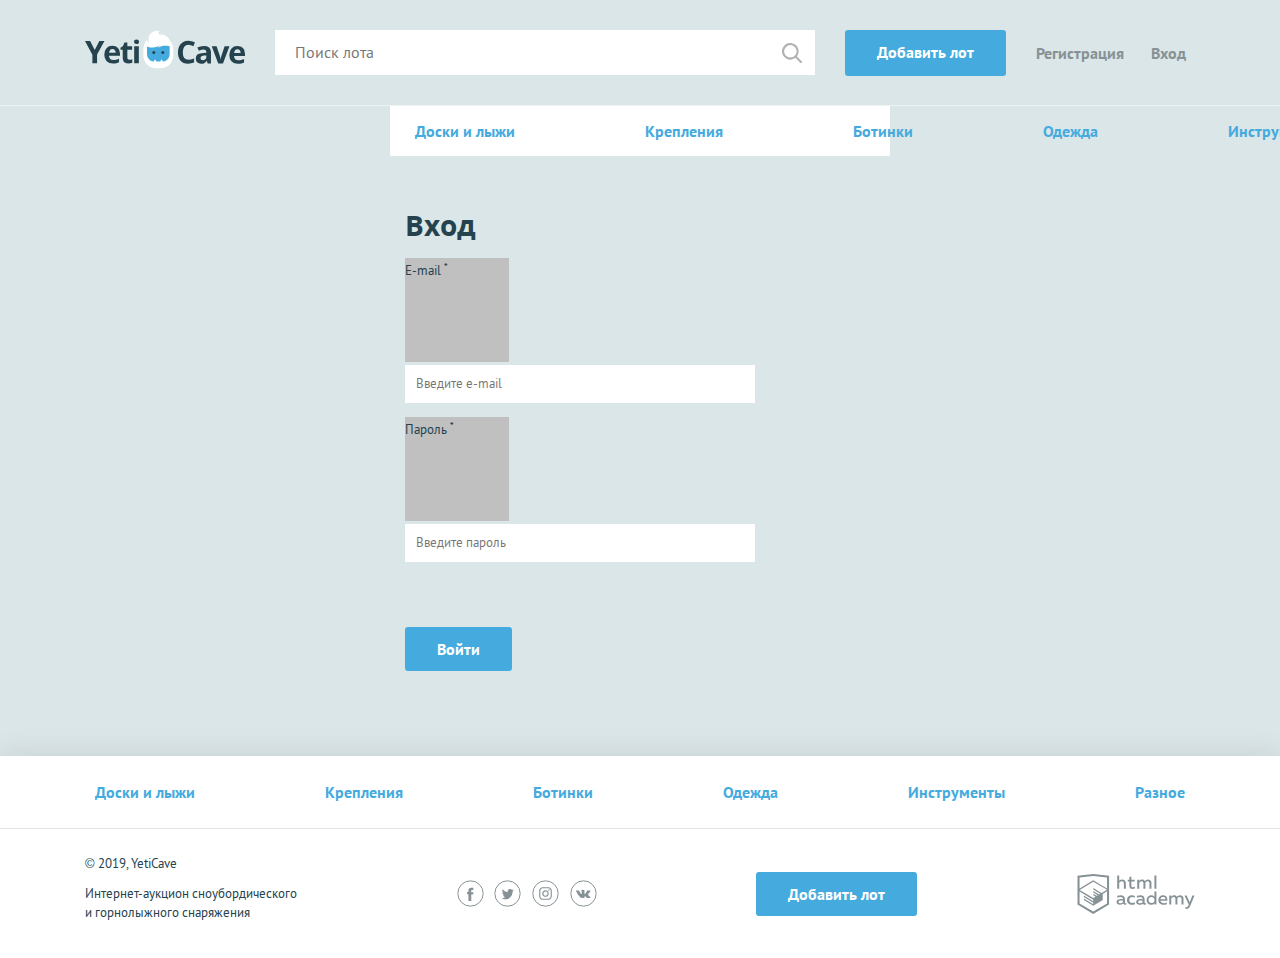
<file: pages/login.html>
<!DOCTYPE html>
<html lang="ru">
<head>
  <meta charset="UTF-8">
  <title>Вход</title>
  <link href="../css/normalize.min.css" rel="stylesheet">
  <link href="../css/style.css" rel="stylesheet">
</head>
<body>

<div class="page-wrapper">

  <header class="main-header">
    <div class="main-header__container container">
      <h1 class="visually-hidden">YetiCave</h1>
      <a class="main-header__logo" href="index.html">
        <img src="../img/logo.svg" width="160" height="39" alt="Логотип компании YetiCave">
      </a>
      <form class="main-header__search" method="get" action="https://echo.htmlacademy.ru" autocomplete="off">
        <input type="search" name="search" placeholder="Поиск лота">
        <input class="main-header__search-btn" type="submit" name="find" value="Найти">
      </form>
      <a class="main-header__add-lot button" href="add-lot.html">Добавить лот</a>
      <nav class="user-menu">
        <ul class="user-menu__list">
          <li class="user-menu__item">
            <a href="sign-up.html">Регистрация</a>
          </li>
          <li class="user-menu__item">
            <a href="login.html">Вход</a>
          </li>
        </ul>
      </nav>
    </div>
  </header>

  <main>
    <nav class="nav">
      <ul class="nav__list container">
        <li class="nav__item">
          <a href="all-lots.html">Доски и лыжи</a>
        </li>
        <li class="nav__item">
          <a href="all-lots.html">Крепления</a>
        </li>
        <li class="nav__item">
          <a href="all-lots.html">Ботинки</a>
        </li>
        <li class="nav__item">
          <a href="all-lots.html">Одежда</a>
        </li>
        <li class="nav__item">
          <a href="all-lots.html">Инструменты</a>
        </li>
        <li class="nav__item">
          <a href="all-lots.html">Разное</a>
        </li>
      </ul>
    </nav>
    <form class="form container" action="https://echo.htmlacademy.ru" method="post"> <!-- form--invalid -->
      <h2>Вход</h2>
      <div class="form__item"> <!-- form__item--invalid -->
        <label for="email">E-mail <sup>*</sup></label>
        <input id="email" type="text" name="email" placeholder="Введите e-mail">
        <span class="form__error">Введите e-mail</span>
      </div>
      <div class="form__item form__item--last">
        <label for="password">Пароль <sup>*</sup></label>
        <input id="password" type="password" name="password" placeholder="Введите пароль">
        <span class="form__error">Введите пароль</span>
      </div>
      <button type="submit" class="button">Войти</button>
    </form>
  </main>

</div>

<footer class="main-footer">
  <nav class="nav">
    <ul class="nav__list container">
      <li class="nav__item">
        <a href="all-lots.html">Доски и лыжи</a>
      </li>
      <li class="nav__item">
        <a href="all-lots.html">Крепления</a>
      </li>
      <li class="nav__item">
        <a href="all-lots.html">Ботинки</a>
      </li>
      <li class="nav__item">
        <a href="all-lots.html">Одежда</a>
      </li>
      <li class="nav__item">
        <a href="all-lots.html">Инструменты</a>
      </li>
      <li class="nav__item">
        <a href="all-lots.html">Разное</a>
      </li>
    </ul>
  </nav>
  <div class="main-footer__bottom container">
    <div class="main-footer__copyright">
      <p>© 2019, YetiCave</p>
      <p>Интернет-аукцион сноубордического и горнолыжного снаряжения</p>
    </div>
    <div class="main-footer__social social">
      <span class="visually-hidden">Мы в соцсетях:</span>
      <a class="social__link social__link--facebook" href="#">
        <span class="visually-hidden">Facebook</span>
        <svg width="27" height="27" viewBox="0 0 27 27" xmlns="http://www.w3.org/2000/svg"><circle stroke="#879296" fill="none" cx="13.5" cy="13.5" r="12.667"/><path fill="#879296" d="M14.26 20.983h-2.816v-6.626H10.04v-2.28h1.404v-1.364c0-1.862.79-2.922 3.04-2.922h1.87v2.28h-1.17c-.876 0-.972.322-.972.916v1.14h2.212l-.245 2.28h-1.92v6.625z"/></svg>
      </a>
      <span class="visually-hidden">,</span>
      <a class="social__link social__link--twitter" href="#">
        <span class="visually-hidden">Twitter</span>
        <svg width="27" height="27" viewBox="0 0 27 27" xmlns="http://www.w3.org/2000/svg"><circle stroke="#879296" fill="none" cx="13.5" cy="13.5" r="12.687"/><path fill="#879296" d="M18.38 10.572c.525-.336.913-.848 1.092-1.445-.485.305-1.02.52-1.58.635-.458-.525-1.12-.827-1.816-.83-1.388.063-2.473 1.226-2.44 2.615-.002.2.02.4.06.596-2.017-.144-3.87-1.16-5.076-2.78-.22.403-.335.856-.332 1.315-.01.865.403 1.68 1.104 2.188-.397-.016-.782-.13-1.123-.333-.03 1.207.78 2.272 1.95 2.567-.21.06-.43.09-.653.088-.155.015-.313.015-.47 0 .3 1.045 1.238 1.777 2.324 1.815-.864.724-1.956 1.12-3.083 1.122-.198.013-.397.013-.595 0 1.12.767 2.447 1.18 3.805 1.182 4.57 0 7.066-3.992 7.066-7.456v-.34c.49-.375.912-.835 1.24-1.357-.465.218-.963.36-1.473.42z"/></svg>
      </a>
      <span class="visually-hidden">,</span>
      <a class="social__link social__link--instagram" href="#">
        <span class="visually-hidden">Instagram</span>
        <svg width="27" height="27" viewBox="0 0 27 27" xmlns="http://www.w3.org/2000/svg"><circle stroke="#879296" fill="none" cx="13.5" cy="13.5" r="12.687"/><path fill="#879296" d="M13.5 8.3h2.567c.403.002.803.075 1.18.213.552.213.988.65 1.2 1.2.14.38.213.778.216 1.18v5.136c-.003.403-.076.803-.215 1.18-.213.552-.65.988-1.2 1.2-.378.14-.778.213-1.18.216h-5.135c-.403-.003-.802-.076-1.18-.215-.552-.214-.988-.65-1.2-1.2-.14-.38-.212-.78-.215-1.182V13.46v-2.566c.003-.403.076-.802.214-1.18.213-.552.65-.988 1.2-1.2.38-.14.778-.212 1.18-.215H13.5m0-1.143h-2.616c-.526.01-1.048.108-1.54.292-.853.33-1.527 1-1.856 1.854-.184.493-.283 1.014-.292 1.542v5.232c.01.526.108 1.048.292 1.54.33.853 1.003 1.527 1.855 1.856.493.184 1.015.283 1.54.293H16.117c.527-.01 1.048-.11 1.54-.293.854-.33 1.527-1.003 1.856-1.855.184-.493.283-1.015.293-1.54V13.46v-2.614c-.01-.528-.11-1.05-.293-1.542-.33-.853-1.002-1.525-1.855-1.855-.493-.185-1.014-.283-1.54-.293-.665.01-.89 0-2.617 0zm0 3.093c-2.51.007-4.07 2.73-2.808 4.898 1.26 2.17 4.398 2.16 5.645-.017.285-.495.434-1.058.433-1.63-.006-1.8-1.47-3.256-3.27-3.25zm0 5.378c-1.63-.007-2.64-1.777-1.82-3.185.823-1.41 2.86-1.4 3.67.017.18.316.276.675.278 1.04.006 1.177-.95 2.133-2.128 2.128zm4.118-5.524c0 .58-.626.94-1.127.65-.5-.29-.5-1.012 0-1.3.116-.067.245-.102.378-.102.418-.005.76.333.76.752z"/></svg>
      </a>
      <span class="visually-hidden">,</span>
      <a class="social__link social__link--vkontakte" href="#">
        <span class="visually-hidden">Вконтакте</span>
        <svg width="27" height="27" viewBox="0 0 27 27" xmlns="http://www.w3.org/2000/svg"><circle stroke="#879296" fill="none" cx="13.5" cy="13.5" r="12.666"/><path fill="#879296" d="M13.92 18.07c.142-.016.278-.074.39-.166.077-.107.118-.237.116-.37 0 0 0-1.13.516-1.296.517-.165 1.208 1.09 1.95 1.58.276.213.624.314.973.28h1.95s.973-.057.525-.837c-.38-.62-.865-1.17-1.432-1.626-1.208-1.1-1.043-.916.41-2.816.886-1.16 1.236-1.86 1.13-2.163-.108-.302-.76-.214-.76-.214h-2.164c-.092-.026-.19-.026-.282 0-.083.058-.15.135-.195.225-.224.57-.49 1.125-.8 1.656-.973 1.61-1.344 1.697-1.51 1.59-.37-.234-.272-.975-.272-1.433 0-1.56.243-2.202-.468-2.377-.32-.075-.647-.108-.974-.098-.604-.052-1.213.01-1.793.186-.243.116-.438.38-.32.4.245.018.474.13.642.31.152.303.225.638.214.975 0 0 .127 1.832-.302 2.056-.43.223-.692-.167-1.55-1.618-.29-.506-.547-1.03-.77-1.57-.038-.09-.098-.17-.174-.233-.1-.065-.214-.108-.332-.128H6.485s-.312 0-.42.137c-.106.135 0 .36 0 .36.87 2 2.022 3.868 3.42 5.543.923.996 2.21 1.573 3.567 1.598z"/></svg>
      </a>
    </div>
    <a class="main-footer__add-lot button" href="add-lot.html">Добавить лот</a>
    <div class="main-footer__developed-by">
      <span class="visually-hidden">Разработано:</span>
      <a class="logo-academy" href="https://htmlacademy.ru/intensive/php">
        <span class="visually-hidden">HTML Academy</span>
        <svg width="118" height="40" xmlns="http://www.w3.org/2000/svg" viewBox="0 0 117.01 40">
          <path fill="#879296"
                d="M280.33,109.39a2.14,2.14,0,0,1-.6.11.59.59,0,0,1-.66-.66v-3.24c0-2.73-1.62-4-4.18-4a11.08,11.08,0,0,0-3.47.6v1.85a8.05,8.05,0,0,1,3.26-.7c1.54,0,2.37.79,2.37,1.92v.32a12,12,0,0,0-2.36-.26c-1.88,0-4,.72-4,3,0,1.87,1.53,2.77,3.17,2.77a5.25,5.25,0,0,0,3.41-1.17,1.81,1.81,0,0,0,1.81,1.06,3.52,3.52,0,0,0,1.28-.23v-1.45Zm-3.28-.85a3.68,3.68,0,0,1-2.62,1.07c-.9,0-1.7-.45-1.7-1.34,0-1.13,1.21-1.49,2.36-1.49a10.56,10.56,0,0,1,2,.23v1.53Zm9,2.64a6.81,6.81,0,0,0,3-.62V108.7a5.44,5.44,0,0,1-2.64.7,3,3,0,1,1,0-6,4.42,4.42,0,0,1,2.51.75v-1.85a5.47,5.47,0,0,0-2.79-.7,4.69,4.69,0,0,0-5,4.84,4.57,4.57,0,0,0,4.88,4.69Zm8.29-5.8c-1.88,0-4,.72-4,3,0,1.87,1.53,2.77,3.17,2.77a5.25,5.25,0,0,0,3.41-1.17,1.81,1.81,0,0,0,1.81,1.05,3.54,3.54,0,0,0,1.28-.23v-1.45a2.13,2.13,0,0,1-.6.11.59.59,0,0,1-.66-.66v-3.24c0-2.73-1.62-4-4.18-4a11.08,11.08,0,0,0-3.47.6v1.85a8.05,8.05,0,0,1,3.26-.7c1.55,0,2.37.79,2.37,1.92v.32a12,12,0,0,0-2.36-.26Zm2.36,3.17a3.68,3.68,0,0,1-2.62,1.07c-.9,0-1.7-.45-1.7-1.34,0-1.13,1.21-1.49,2.36-1.49a10.56,10.56,0,0,1,2,.23v1.53Zm4.11-2.13a4.49,4.49,0,0,0,4.48,4.77,4.21,4.21,0,0,0,3.47-1.68v1.43h1.81V97.75h-2v5.31a4.19,4.19,0,0,0-3.26-1.41,4.49,4.49,0,0,0-4.48,4.77Zm7.73-1.11v2.2a3.15,3.15,0,0,1-2.88,1.9,3,3,0,0,1,0-6,3.16,3.16,0,0,1,2.88,1.88Zm9.12,5.88a7.75,7.75,0,0,0,3.24-.62v-1.73a6.62,6.62,0,0,1-2.86.64c-1.66,0-3.24-.68-3.47-2.3h6.8c.58-2.62-.66-5.52-4.26-5.52a4.53,4.53,0,0,0-4.58,4.77c0,3.18,2.36,4.77,5.13,4.77Zm-.45-7.86a2.13,2.13,0,0,1,2.36,2.34h-5a2.47,2.47,0,0,1,2.66-2.34Zm18.43,2v5.6h2v-5.65a3.32,3.32,0,0,0-3.43-3.64A4.48,4.48,0,0,0,331,103.1a3.09,3.09,0,0,0-2.83-1.45,4.13,4.13,0,0,0-3,1.38v-1.13h-1.79v9h2v-6.11a3.21,3.21,0,0,1,2.39-1.39,1.72,1.72,0,0,1,1.79,1.9v5.6h2v-5.65c0-.21,0-.41,0-.62a3,3,0,0,1,2.24-1.22,1.72,1.72,0,0,1,1.79,1.9Zm13-3.45h-2.11l-2.69,6.82-3.05-6.82h-2.15l4.3,9.12-.19.45c-.53,1.41-1.26,2.11-2.24,2.11a3.13,3.13,0,0,1-.92-.13v1.71a5.12,5.12,0,0,0,1.19.15c1.38,0,2.66-.79,3.64-3.15l4.24-10.27ZM273.33,89.11a3.18,3.18,0,0,1,2.53-1.51A2,2,0,0,1,278,89.77V95.1h2v-5.6a3.52,3.52,0,0,0-3.73-3.69,4.12,4.12,0,0,0-2.92,1.24V81.91h-2V95.1h2v-6Zm10.18,3.24c0,2.11,1.36,3,3.11,3a7.39,7.39,0,0,0,2.43-.4V93.2a4.87,4.87,0,0,1-1.83.36c-1.17,0-1.72-.4-1.72-1.58V87.83h3.28V86.06h-3.28V82.84l-2,.49v2.73h-1.62v1.77h1.62v4.52ZM293.38,89a3.21,3.21,0,0,1,2.39-1.39,1.72,1.72,0,0,1,1.79,1.9v5.6h2V89.45c0-.21,0-.41,0-.62a3,3,0,0,1,2.24-1.22,1.72,1.72,0,0,1,1.79,1.9v5.6h2V89.45a3.32,3.32,0,0,0-3.43-3.64A4.47,4.47,0,0,0,299,87.26a3.09,3.09,0,0,0-2.83-1.45,4.13,4.13,0,0,0-3,1.38V86.06h-1.79v9h2V89Zm15.16-7.09h2V95.1h-2Zm-61.11-1.57L231.64,82v28.95l15.79,9.4,15.79-9.4V82L247.6,80.35l-.17,0Zm13.73,29.43-13.73,8.17-13.73-8.17V97.9L247.37,106l0,1.47L238,101.93v1.43l9.41,5.66,0,1.51-9.41-5.6v1.43l9.41,5.66,9.5-5.69V104.9h0v-4.67l4.23-2.53v12.06Zm0-13.6-3.76,2.21-1.73,1-8.27-4.92v1.43l7.07,4.2-.06,0-.15.09-1,.59-5.83-3.47v1.43l4.61,2.74-1.09.73,0,0-3.48-2v1.43l2.28,1.34-2.33,1.4-13.6-8.08,13.62-8.19h0l13.79,8Zm0-1.44-13.8-8.14h0l-13.65,8.13V83.85l13.73-1.44,13.73,1.44V94.72Z"
                transform="translate(-231.64 -80.34)"/>
        </svg>
      </a>
    </div>
  </div>
</footer>

</body>
</html>
</file>
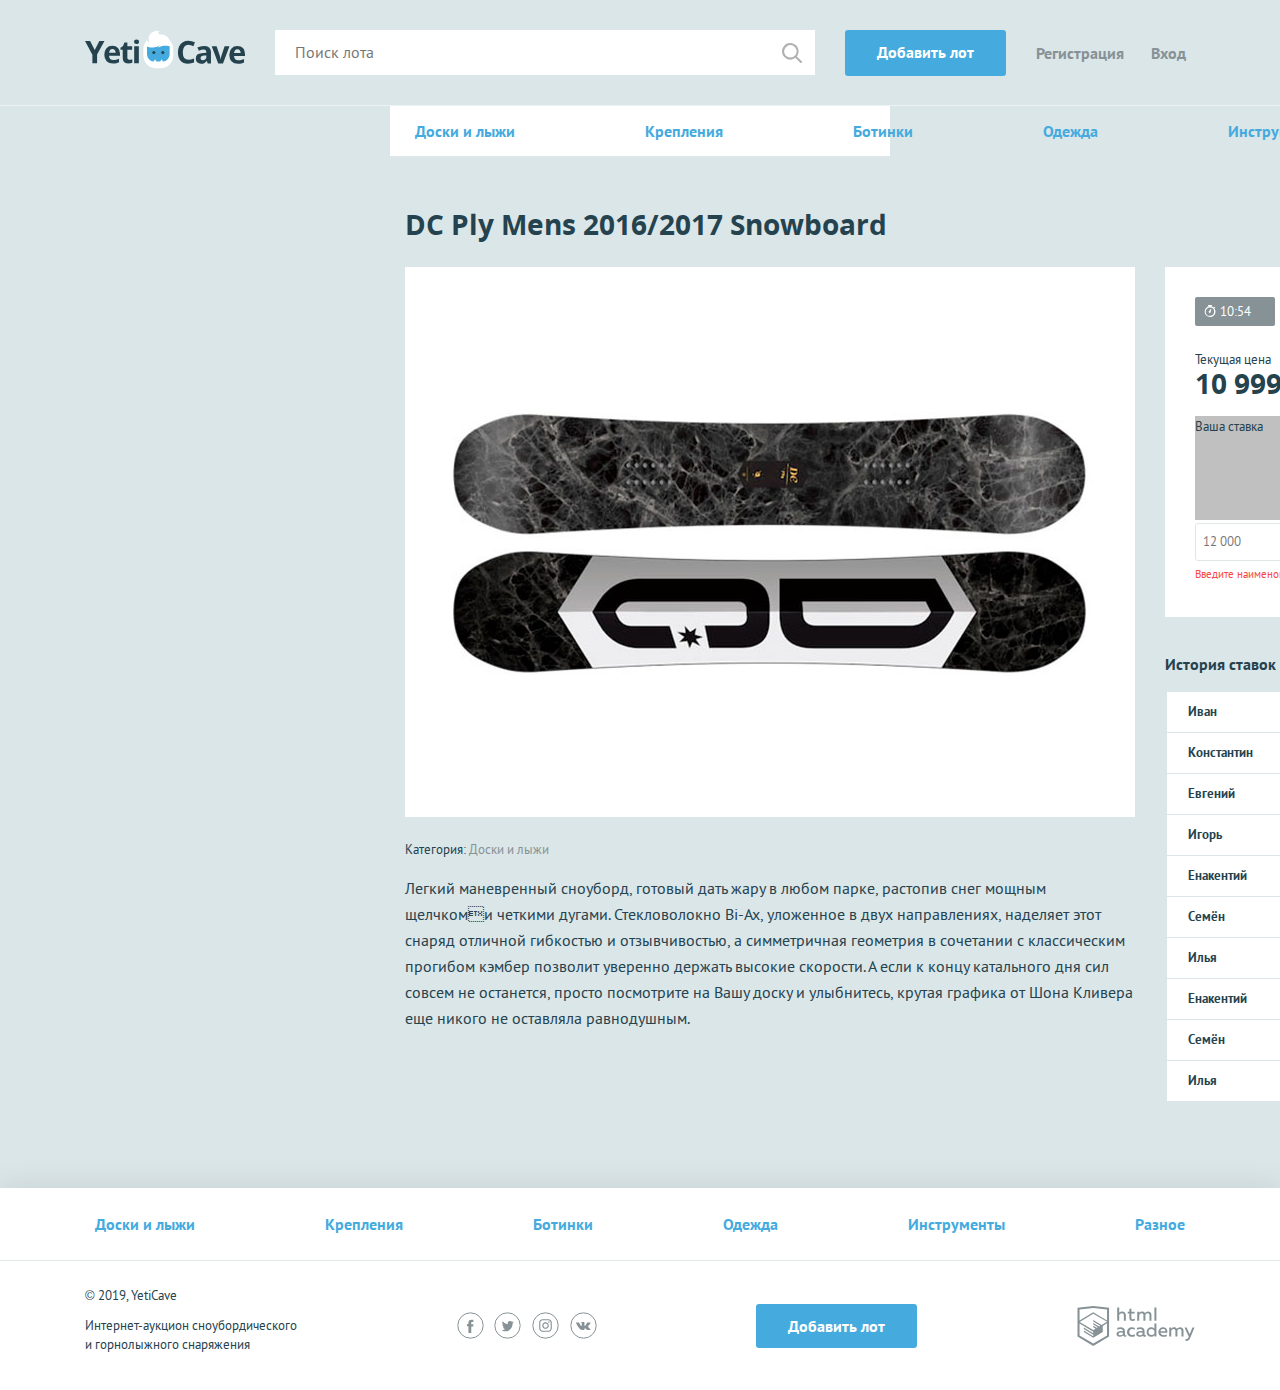
<file: pages/lot.html>
<!DOCTYPE html>
<html lang="ru">
<head>
  <meta charset="UTF-8">
  <title>DC Ply Mens 2016/2017 Snowboard</title>
  <link href="../css/normalize.min.css" rel="stylesheet">
  <link href="../css/style.css" rel="stylesheet">
</head>
<body>

<div class="page-wrapper">

  <header class="main-header">
    <div class="main-header__container container">
      <h1 class="visually-hidden">YetiCave</h1>
      <a class="main-header__logo" href="index.html">
        <img src="../img/logo.svg" width="160" height="39" alt="Логотип компании YetiCave">
      </a>
      <form class="main-header__search" method="get" action="https://echo.htmlacademy.ru" autocomplete="off">
        <input type="search" name="search" placeholder="Поиск лота">
        <input class="main-header__search-btn" type="submit" name="find" value="Найти">
      </form>
      <a class="main-header__add-lot button" href="add-lot.html">Добавить лот</a>
      <nav class="user-menu">
        <ul class="user-menu__list">
          <li class="user-menu__item">
            <a href="sign-up.html">Регистрация</a>
          </li>
          <li class="user-menu__item">
            <a href="login.html">Вход</a>
          </li>
        </ul>
      </nav>
    </div>
  </header>

  <main>
    <nav class="nav">
      <ul class="nav__list container">
        <li class="nav__item">
          <a href="all-lots.html">Доски и лыжи</a>
        </li>
        <li class="nav__item">
          <a href="all-lots.html">Крепления</a>
        </li>
        <li class="nav__item">
          <a href="all-lots.html">Ботинки</a>
        </li>
        <li class="nav__item">
          <a href="all-lots.html">Одежда</a>
        </li>
        <li class="nav__item">
          <a href="all-lots.html">Инструменты</a>
        </li>
        <li class="nav__item">
          <a href="all-lots.html">Разное</a>
        </li>
      </ul>
    </nav>
    <section class="lot-item container">
      <h2>DC Ply Mens 2016/2017 Snowboard</h2>
      <div class="lot-item__content">
        <div class="lot-item__left">
          <div class="lot-item__image">
            <img src="../img/lot-image.jpg" width="730" height="548" alt="Сноуборд">
          </div>
          <p class="lot-item__category">Категория: <span>Доски и лыжи</span></p>
          <p class="lot-item__description">Легкий маневренный сноуборд, готовый дать жару в любом парке, растопив
            снег
            мощным щелчкоми четкими дугами. Стекловолокно Bi-Ax, уложенное в двух направлениях, наделяет этот
            снаряд
            отличной гибкостью и отзывчивостью, а симметричная геометрия в сочетании с классическим прогибом
            кэмбер
            позволит уверенно держать высокие скорости. А если к концу катального дня сил совсем не останется,
            просто
            посмотрите на Вашу доску и улыбнитесь, крутая графика от Шона Кливера еще никого не оставляла
            равнодушным.</p>
        </div>
        <div class="lot-item__right">
          <div class="lot-item__state">
            <div class="lot-item__timer timer">
              10:54
            </div>
            <div class="lot-item__cost-state">
              <div class="lot-item__rate">
                <span class="lot-item__amount">Текущая цена</span>
                <span class="lot-item__cost">10 999</span>
              </div>
              <div class="lot-item__min-cost">
                Мин. ставка <span>12 000 р</span>
              </div>
            </div>
            <form class="lot-item__form" action="https://echo.htmlacademy.ru" method="post" autocomplete="off">
              <p class="lot-item__form-item form__item form__item--invalid">
                <label for="cost">Ваша ставка</label>
                <input id="cost" type="text" name="cost" placeholder="12 000">
                <span class="form__error">Введите наименование лота</span>
              </p>
              <button type="submit" class="button">Сделать ставку</button>
            </form>
          </div>
          <div class="history">
            <h3>История ставок (<span>10</span>)</h3>
            <table class="history__list">
              <tr class="history__item">
                <td class="history__name">Иван</td>
                <td class="history__price">10 999 р</td>
                <td class="history__time">5 минут назад</td>
              </tr>
              <tr class="history__item">
                <td class="history__name">Константин</td>
                <td class="history__price">10 999 р</td>
                <td class="history__time">20 минут назад</td>
              </tr>
              <tr class="history__item">
                <td class="history__name">Евгений</td>
                <td class="history__price">10 999 р</td>
                <td class="history__time">Час назад</td>
              </tr>
              <tr class="history__item">
                <td class="history__name">Игорь</td>
                <td class="history__price">10 999 р</td>
                <td class="history__time">19.03.17 в 08:21</td>
              </tr>
              <tr class="history__item">
                <td class="history__name">Енакентий</td>
                <td class="history__price">10 999 р</td>
                <td class="history__time">19.03.17 в 13:20</td>
              </tr>
              <tr class="history__item">
                <td class="history__name">Семён</td>
                <td class="history__price">10 999 р</td>
                <td class="history__time">19.03.17 в 12:20</td>
              </tr>
              <tr class="history__item">
                <td class="history__name">Илья</td>
                <td class="history__price">10 999 р</td>
                <td class="history__time">19.03.17 в 10:20</td>
              </tr>
              <tr class="history__item">
                <td class="history__name">Енакентий</td>
                <td class="history__price">10 999 р</td>
                <td class="history__time">19.03.17 в 13:20</td>
              </tr>
              <tr class="history__item">
                <td class="history__name">Семён</td>
                <td class="history__price">10 999 р</td>
                <td class="history__time">19.03.17 в 12:20</td>
              </tr>
              <tr class="history__item">
                <td class="history__name">Илья</td>
                <td class="history__price">10 999 р</td>
                <td class="history__time">19.03.17 в 10:20</td>
              </tr>
            </table>
          </div>
        </div>
      </div>
    </section>
  </main>

</div>

<footer class="main-footer">
  <nav class="nav">
    <ul class="nav__list container">
      <li class="nav__item">
        <a href="all-lots.html">Доски и лыжи</a>
      </li>
      <li class="nav__item">
        <a href="all-lots.html">Крепления</a>
      </li>
      <li class="nav__item">
        <a href="all-lots.html">Ботинки</a>
      </li>
      <li class="nav__item">
        <a href="all-lots.html">Одежда</a>
      </li>
      <li class="nav__item">
        <a href="all-lots.html">Инструменты</a>
      </li>
      <li class="nav__item">
        <a href="all-lots.html">Разное</a>
      </li>
    </ul>
  </nav>
  <div class="main-footer__bottom container">
    <div class="main-footer__copyright">
      <p>© 2019, YetiCave</p>
      <p>Интернет-аукцион сноубордического и горнолыжного снаряжения</p>
    </div>
    <div class="main-footer__social social">
      <span class="visually-hidden">Мы в соцсетях:</span>
      <a class="social__link social__link--facebook" href="#">
        <span class="visually-hidden">Facebook</span>
        <svg width="27" height="27" viewBox="0 0 27 27" xmlns="http://www.w3.org/2000/svg"><circle stroke="#879296" fill="none" cx="13.5" cy="13.5" r="12.667"/><path fill="#879296" d="M14.26 20.983h-2.816v-6.626H10.04v-2.28h1.404v-1.364c0-1.862.79-2.922 3.04-2.922h1.87v2.28h-1.17c-.876 0-.972.322-.972.916v1.14h2.212l-.245 2.28h-1.92v6.625z"/></svg>
      </a>
      <span class="visually-hidden">,</span>
      <a class="social__link social__link--twitter" href="#">
        <span class="visually-hidden">Twitter</span>
        <svg width="27" height="27" viewBox="0 0 27 27" xmlns="http://www.w3.org/2000/svg"><circle stroke="#879296" fill="none" cx="13.5" cy="13.5" r="12.687"/><path fill="#879296" d="M18.38 10.572c.525-.336.913-.848 1.092-1.445-.485.305-1.02.52-1.58.635-.458-.525-1.12-.827-1.816-.83-1.388.063-2.473 1.226-2.44 2.615-.002.2.02.4.06.596-2.017-.144-3.87-1.16-5.076-2.78-.22.403-.335.856-.332 1.315-.01.865.403 1.68 1.104 2.188-.397-.016-.782-.13-1.123-.333-.03 1.207.78 2.272 1.95 2.567-.21.06-.43.09-.653.088-.155.015-.313.015-.47 0 .3 1.045 1.238 1.777 2.324 1.815-.864.724-1.956 1.12-3.083 1.122-.198.013-.397.013-.595 0 1.12.767 2.447 1.18 3.805 1.182 4.57 0 7.066-3.992 7.066-7.456v-.34c.49-.375.912-.835 1.24-1.357-.465.218-.963.36-1.473.42z"/></svg>
      </a>
      <span class="visually-hidden">,</span>
      <a class="social__link social__link--instagram" href="#">
        <span class="visually-hidden">Instagram</span>
        <svg width="27" height="27" viewBox="0 0 27 27" xmlns="http://www.w3.org/2000/svg"><circle stroke="#879296" fill="none" cx="13.5" cy="13.5" r="12.687"/><path fill="#879296" d="M13.5 8.3h2.567c.403.002.803.075 1.18.213.552.213.988.65 1.2 1.2.14.38.213.778.216 1.18v5.136c-.003.403-.076.803-.215 1.18-.213.552-.65.988-1.2 1.2-.378.14-.778.213-1.18.216h-5.135c-.403-.003-.802-.076-1.18-.215-.552-.214-.988-.65-1.2-1.2-.14-.38-.212-.78-.215-1.182V13.46v-2.566c.003-.403.076-.802.214-1.18.213-.552.65-.988 1.2-1.2.38-.14.778-.212 1.18-.215H13.5m0-1.143h-2.616c-.526.01-1.048.108-1.54.292-.853.33-1.527 1-1.856 1.854-.184.493-.283 1.014-.292 1.542v5.232c.01.526.108 1.048.292 1.54.33.853 1.003 1.527 1.855 1.856.493.184 1.015.283 1.54.293H16.117c.527-.01 1.048-.11 1.54-.293.854-.33 1.527-1.003 1.856-1.855.184-.493.283-1.015.293-1.54V13.46v-2.614c-.01-.528-.11-1.05-.293-1.542-.33-.853-1.002-1.525-1.855-1.855-.493-.185-1.014-.283-1.54-.293-.665.01-.89 0-2.617 0zm0 3.093c-2.51.007-4.07 2.73-2.808 4.898 1.26 2.17 4.398 2.16 5.645-.017.285-.495.434-1.058.433-1.63-.006-1.8-1.47-3.256-3.27-3.25zm0 5.378c-1.63-.007-2.64-1.777-1.82-3.185.823-1.41 2.86-1.4 3.67.017.18.316.276.675.278 1.04.006 1.177-.95 2.133-2.128 2.128zm4.118-5.524c0 .58-.626.94-1.127.65-.5-.29-.5-1.012 0-1.3.116-.067.245-.102.378-.102.418-.005.76.333.76.752z"/></svg>
      </a>
      <span class="visually-hidden">,</span>
      <a class="social__link social__link--vkontakte" href="#">
        <span class="visually-hidden">Вконтакте</span>
        <svg width="27" height="27" viewBox="0 0 27 27" xmlns="http://www.w3.org/2000/svg"><circle stroke="#879296" fill="none" cx="13.5" cy="13.5" r="12.666"/><path fill="#879296" d="M13.92 18.07c.142-.016.278-.074.39-.166.077-.107.118-.237.116-.37 0 0 0-1.13.516-1.296.517-.165 1.208 1.09 1.95 1.58.276.213.624.314.973.28h1.95s.973-.057.525-.837c-.38-.62-.865-1.17-1.432-1.626-1.208-1.1-1.043-.916.41-2.816.886-1.16 1.236-1.86 1.13-2.163-.108-.302-.76-.214-.76-.214h-2.164c-.092-.026-.19-.026-.282 0-.083.058-.15.135-.195.225-.224.57-.49 1.125-.8 1.656-.973 1.61-1.344 1.697-1.51 1.59-.37-.234-.272-.975-.272-1.433 0-1.56.243-2.202-.468-2.377-.32-.075-.647-.108-.974-.098-.604-.052-1.213.01-1.793.186-.243.116-.438.38-.32.4.245.018.474.13.642.31.152.303.225.638.214.975 0 0 .127 1.832-.302 2.056-.43.223-.692-.167-1.55-1.618-.29-.506-.547-1.03-.77-1.57-.038-.09-.098-.17-.174-.233-.1-.065-.214-.108-.332-.128H6.485s-.312 0-.42.137c-.106.135 0 .36 0 .36.87 2 2.022 3.868 3.42 5.543.923.996 2.21 1.573 3.567 1.598z"/></svg>
      </a>
    </div>
    <a class="main-footer__add-lot button" href="add-lot.html">Добавить лот</a>
    <div class="main-footer__developed-by">
      <span class="visually-hidden">Разработано:</span>
      <a class="logo-academy" href="https://htmlacademy.ru/intensive/php">
        <span class="visually-hidden">HTML Academy</span>
        <svg width="118" height="40" xmlns="http://www.w3.org/2000/svg" viewBox="0 0 117.01 40">
          <path fill="#879296"
                d="M280.33,109.39a2.14,2.14,0,0,1-.6.11.59.59,0,0,1-.66-.66v-3.24c0-2.73-1.62-4-4.18-4a11.08,11.08,0,0,0-3.47.6v1.85a8.05,8.05,0,0,1,3.26-.7c1.54,0,2.37.79,2.37,1.92v.32a12,12,0,0,0-2.36-.26c-1.88,0-4,.72-4,3,0,1.87,1.53,2.77,3.17,2.77a5.25,5.25,0,0,0,3.41-1.17,1.81,1.81,0,0,0,1.81,1.06,3.52,3.52,0,0,0,1.28-.23v-1.45Zm-3.28-.85a3.68,3.68,0,0,1-2.62,1.07c-.9,0-1.7-.45-1.7-1.34,0-1.13,1.21-1.49,2.36-1.49a10.56,10.56,0,0,1,2,.23v1.53Zm9,2.64a6.81,6.81,0,0,0,3-.62V108.7a5.44,5.44,0,0,1-2.64.7,3,3,0,1,1,0-6,4.42,4.42,0,0,1,2.51.75v-1.85a5.47,5.47,0,0,0-2.79-.7,4.69,4.69,0,0,0-5,4.84,4.57,4.57,0,0,0,4.88,4.69Zm8.29-5.8c-1.88,0-4,.72-4,3,0,1.87,1.53,2.77,3.17,2.77a5.25,5.25,0,0,0,3.41-1.17,1.81,1.81,0,0,0,1.81,1.05,3.54,3.54,0,0,0,1.28-.23v-1.45a2.13,2.13,0,0,1-.6.11.59.59,0,0,1-.66-.66v-3.24c0-2.73-1.62-4-4.18-4a11.08,11.08,0,0,0-3.47.6v1.85a8.05,8.05,0,0,1,3.26-.7c1.55,0,2.37.79,2.37,1.92v.32a12,12,0,0,0-2.36-.26Zm2.36,3.17a3.68,3.68,0,0,1-2.62,1.07c-.9,0-1.7-.45-1.7-1.34,0-1.13,1.21-1.49,2.36-1.49a10.56,10.56,0,0,1,2,.23v1.53Zm4.11-2.13a4.49,4.49,0,0,0,4.48,4.77,4.21,4.21,0,0,0,3.47-1.68v1.43h1.81V97.75h-2v5.31a4.19,4.19,0,0,0-3.26-1.41,4.49,4.49,0,0,0-4.48,4.77Zm7.73-1.11v2.2a3.15,3.15,0,0,1-2.88,1.9,3,3,0,0,1,0-6,3.16,3.16,0,0,1,2.88,1.88Zm9.12,5.88a7.75,7.75,0,0,0,3.24-.62v-1.73a6.62,6.62,0,0,1-2.86.64c-1.66,0-3.24-.68-3.47-2.3h6.8c.58-2.62-.66-5.52-4.26-5.52a4.53,4.53,0,0,0-4.58,4.77c0,3.18,2.36,4.77,5.13,4.77Zm-.45-7.86a2.13,2.13,0,0,1,2.36,2.34h-5a2.47,2.47,0,0,1,2.66-2.34Zm18.43,2v5.6h2v-5.65a3.32,3.32,0,0,0-3.43-3.64A4.48,4.48,0,0,0,331,103.1a3.09,3.09,0,0,0-2.83-1.45,4.13,4.13,0,0,0-3,1.38v-1.13h-1.79v9h2v-6.11a3.21,3.21,0,0,1,2.39-1.39,1.72,1.72,0,0,1,1.79,1.9v5.6h2v-5.65c0-.21,0-.41,0-.62a3,3,0,0,1,2.24-1.22,1.72,1.72,0,0,1,1.79,1.9Zm13-3.45h-2.11l-2.69,6.82-3.05-6.82h-2.15l4.3,9.12-.19.45c-.53,1.41-1.26,2.11-2.24,2.11a3.13,3.13,0,0,1-.92-.13v1.71a5.12,5.12,0,0,0,1.19.15c1.38,0,2.66-.79,3.64-3.15l4.24-10.27ZM273.33,89.11a3.18,3.18,0,0,1,2.53-1.51A2,2,0,0,1,278,89.77V95.1h2v-5.6a3.52,3.52,0,0,0-3.73-3.69,4.12,4.12,0,0,0-2.92,1.24V81.91h-2V95.1h2v-6Zm10.18,3.24c0,2.11,1.36,3,3.11,3a7.39,7.39,0,0,0,2.43-.4V93.2a4.87,4.87,0,0,1-1.83.36c-1.17,0-1.72-.4-1.72-1.58V87.83h3.28V86.06h-3.28V82.84l-2,.49v2.73h-1.62v1.77h1.62v4.52ZM293.38,89a3.21,3.21,0,0,1,2.39-1.39,1.72,1.72,0,0,1,1.79,1.9v5.6h2V89.45c0-.21,0-.41,0-.62a3,3,0,0,1,2.24-1.22,1.72,1.72,0,0,1,1.79,1.9v5.6h2V89.45a3.32,3.32,0,0,0-3.43-3.64A4.47,4.47,0,0,0,299,87.26a3.09,3.09,0,0,0-2.83-1.45,4.13,4.13,0,0,0-3,1.38V86.06h-1.79v9h2V89Zm15.16-7.09h2V95.1h-2Zm-61.11-1.57L231.64,82v28.95l15.79,9.4,15.79-9.4V82L247.6,80.35l-.17,0Zm13.73,29.43-13.73,8.17-13.73-8.17V97.9L247.37,106l0,1.47L238,101.93v1.43l9.41,5.66,0,1.51-9.41-5.6v1.43l9.41,5.66,9.5-5.69V104.9h0v-4.67l4.23-2.53v12.06Zm0-13.6-3.76,2.21-1.73,1-8.27-4.92v1.43l7.07,4.2-.06,0-.15.09-1,.59-5.83-3.47v1.43l4.61,2.74-1.09.73,0,0-3.48-2v1.43l2.28,1.34-2.33,1.4-13.6-8.08,13.62-8.19h0l13.79,8Zm0-1.44-13.8-8.14h0l-13.65,8.13V83.85l13.73-1.44,13.73,1.44V94.72Z"
                transform="translate(-231.64 -80.34)"/>
        </svg>
      </a>
    </div>
  </div>
</footer>

</body>
</html>
</file>
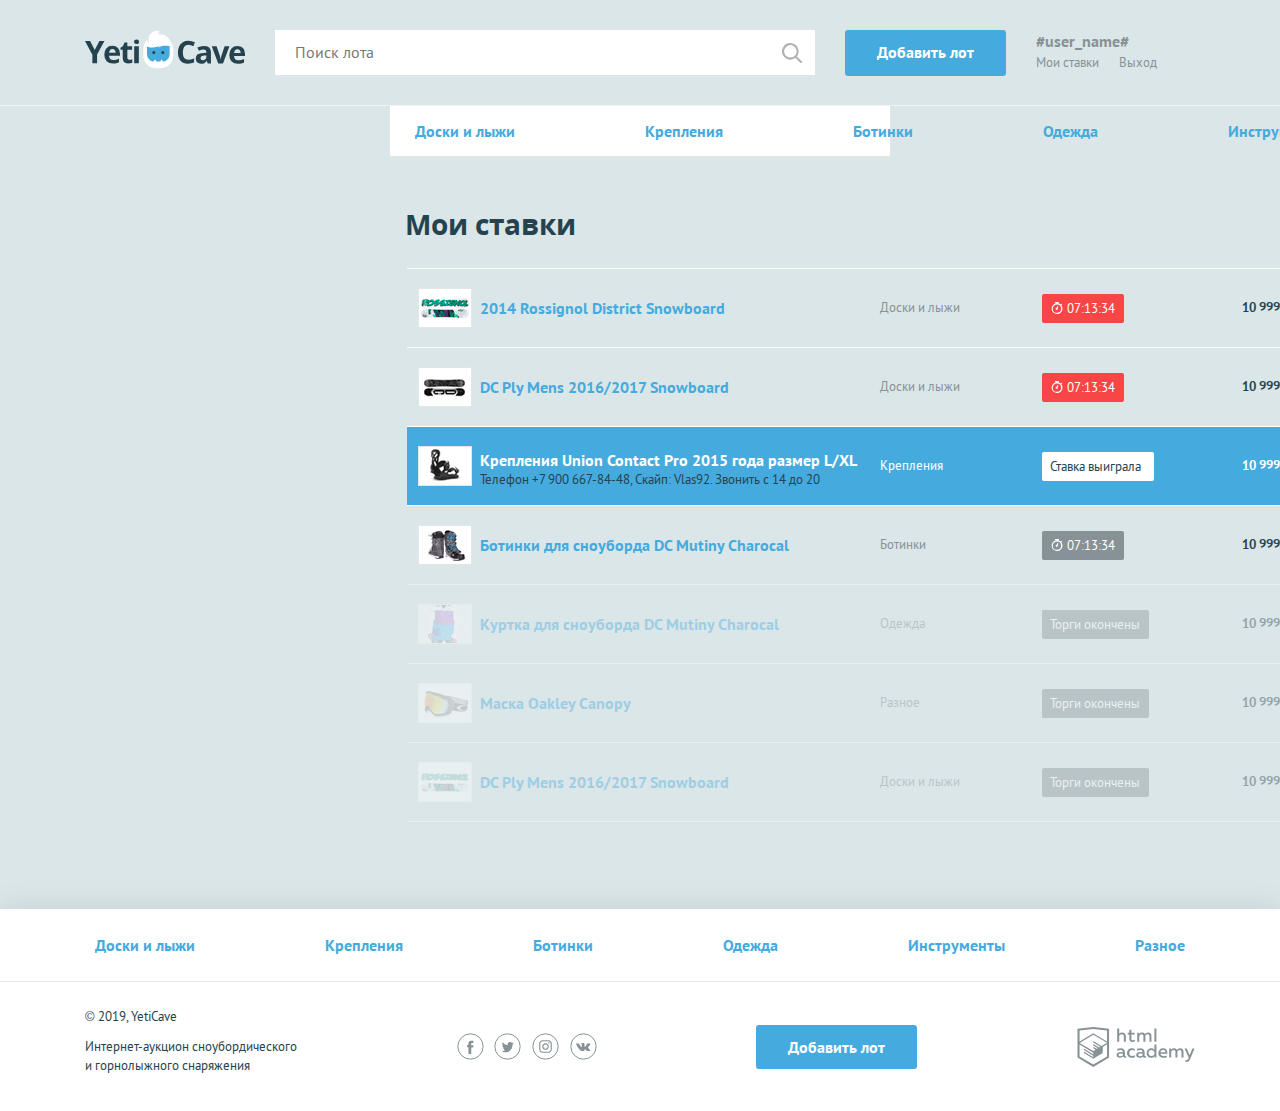
<file: pages/my-bets.html>
<!DOCTYPE html>
<html lang="ru">
<head>
  <meta charset="UTF-8">
  <title>Мои ставки</title>
  <link href="../css/normalize.min.css" rel="stylesheet">
  <link href="../css/style.css" rel="stylesheet">
</head>
<body>

<div class="page-wrapper">

  <header class="main-header">
    <div class="main-header__container container">
      <h1 class="visually-hidden">YetiCave</h1>
      <a class="main-header__logo" href="index.html">
        <img src="../img/logo.svg" width="160" height="39" alt="Логотип компании YetiCave">
      </a>
      <form class="main-header__search" method="get" action="https://echo.htmlacademy.ru" autocomplete="off">
        <input type="search" name="search" placeholder="Поиск лота">
        <input class="main-header__search-btn" type="submit" name="find" value="Найти">
      </form>
      <a class="main-header__add-lot button" href="add-lot.html">Добавить лот</a>
      <nav class="user-menu">
        <div class="user-menu__logged">
          <p>#user_name#</p>
          <a class="user-menu__bets user-menu" href="my-bets.html">Мои ставки</a>
          <a class="user-menu__logout" href="#">Выход</a>
        </div>
      </nav>
    </div>
  </header>

  <main>
    <nav class="nav">
      <ul class="nav__list container">
        <li class="nav__item">
          <a href="all-lots.html">Доски и лыжи</a>
        </li>
        <li class="nav__item">
          <a href="all-lots.html">Крепления</a>
        </li>
        <li class="nav__item">
          <a href="all-lots.html">Ботинки</a>
        </li>
        <li class="nav__item">
          <a href="all-lots.html">Одежда</a>
        </li>
        <li class="nav__item">
          <a href="all-lots.html">Инструменты</a>
        </li>
        <li class="nav__item">
          <a href="all-lots.html">Разное</a>
        </li>
      </ul>
    </nav>
    <section class="rates container">
      <h2>Мои ставки</h2>
      <table class="rates__list">
        <tr class="rates__item">
          <td class="rates__info">
            <div class="rates__img">
              <img src="../img/rate1.jpg" width="54" height="40" alt="Сноуборд">
            </div>
            <h3 class="rates__title"><a href="lot.html">2014 Rossignol District Snowboard</a></h3>
          </td>
          <td class="rates__category">
            Доски и лыжи
          </td>
          <td class="rates__timer">
            <div class="timer timer--finishing">07:13:34</div>
          </td>
          <td class="rates__price">
            10 999 р
          </td>
          <td class="rates__time">
            5 минут назад
          </td>
        </tr>
        <tr class="rates__item">
          <td class="rates__info">
            <div class="rates__img">
              <img src="../img/rate2.jpg" width="54" height="40" alt="Сноуборд">
            </div>
            <h3 class="rates__title"><a href="lot.html">DC Ply Mens 2016/2017 Snowboard</a></h3>
          </td>
          <td class="rates__category">
            Доски и лыжи
          </td>
          <td class="rates__timer">
            <div class="timer timer--finishing">07:13:34</div>
          </td>
          <td class="rates__price">
            10 999 р
          </td>
          <td class="rates__time">
            20 минут назад
          </td>
        </tr>
        <tr class="rates__item rates__item--win">
          <td class="rates__info">
            <div class="rates__img">
              <img src="../img/rate3.jpg" width="54" height="40" alt="Крепления">
            </div>
            <div>
              <h3 class="rates__title"><a href="lot.html">Крепления Union Contact Pro 2015 года размер L/XL</a></h3>
              <p>Телефон +7 900 667-84-48, Скайп: Vlas92. Звонить с 14 до 20</p>
            </div>
          </td>
          <td class="rates__category">
            Крепления
          </td>
          <td class="rates__timer">
            <div class="timer timer--win">Ставка выиграла</div>
          </td>
          <td class="rates__price">
            10 999 р
          </td>
          <td class="rates__time">
            Час назад
          </td>
        </tr>
        <tr class="rates__item">
          <td class="rates__info">
            <div class="rates__img">
              <img src="../img/rate4.jpg" width="54" height="40" alt="Ботинки">
            </div>
            <h3 class="rates__title"><a href="lot.html">Ботинки для сноуборда DC Mutiny Charocal</a></h3>
          </td>
          <td class="rates__category">
            Ботинки
          </td>
          <td class="rates__timer">
            <div class="timer">07:13:34</div>
          </td>
          <td class="rates__price">
            10 999 р
          </td>
          <td class="rates__time">
            Вчера, в 21:30
          </td>
        </tr>
        <tr class="rates__item rates__item--end">
          <td class="rates__info">
            <div class="rates__img">
              <img src="../img/rate5.jpg" width="54" height="40" alt="Куртка">
            </div>
            <h3 class="rates__title"><a href="lot.html">Куртка для сноуборда DC Mutiny Charocal</a></h3>
          </td>
          <td class="rates__category">
            Одежда
          </td>
          <td class="rates__timer">
            <div class="timer timer--end">Торги окончены</div>
          </td>
          <td class="rates__price">
            10 999 р
          </td>
          <td class="rates__time">
            Вчера, в 21:30
          </td>
        </tr>
        <tr class="rates__item rates__item--end">
          <td class="rates__info">
            <div class="rates__img">
              <img src="../img/rate6.jpg" width="54" height="40" alt="Маска">
            </div>
            <h3 class="rates__title"><a href="lot.html">Маска Oakley Canopy</a></h3>
          </td>
          <td class="rates__category">
            Разное
          </td>
          <td class="rates__timer">
            <div class="timer timer--end">Торги окончены</div>
          </td>
          <td class="rates__price">
            10 999 р
          </td>
          <td class="rates__time">
            19.03.17 в 08:21
          </td>
        </tr>
        <tr class="rates__item rates__item--end">
          <td class="rates__info">
            <div class="rates__img">
              <img src="../img/rate7.jpg" width="54" height="40" alt="Сноуборд">
            </div>
            <h3 class="rates__title"><a href="lot.html">DC Ply Mens 2016/2017 Snowboard</a></h3>
          </td>
          <td class="rates__category">
            Доски и лыжи
          </td>
          <td class="rates__timer">
            <div class="timer timer--end">Торги окончены</div>
          </td>
          <td class="rates__price">
            10 999 р
          </td>
          <td class="rates__time">
            19.03.17 в 08:21
          </td>
        </tr>
      </table>
    </section>
  </main>

</div>

<footer class="main-footer">
  <nav class="nav">
    <ul class="nav__list container">
      <li class="nav__item">
        <a href="all-lots.html">Доски и лыжи</a>
      </li>
      <li class="nav__item">
        <a href="all-lots.html">Крепления</a>
      </li>
      <li class="nav__item">
        <a href="all-lots.html">Ботинки</a>
      </li>
      <li class="nav__item">
        <a href="all-lots.html">Одежда</a>
      </li>
      <li class="nav__item">
        <a href="all-lots.html">Инструменты</a>
      </li>
      <li class="nav__item">
        <a href="all-lots.html">Разное</a>
      </li>
    </ul>
  </nav>
  <div class="main-footer__bottom container">
    <div class="main-footer__copyright">
      <p>© 2019, YetiCave</p>
      <p>Интернет-аукцион сноубордического и горнолыжного снаряжения</p>
    </div>
    <div class="main-footer__social social">
      <span class="visually-hidden">Мы в соцсетях:</span>
      <a class="social__link social__link--facebook" href="#">
        <span class="visually-hidden">Facebook</span>
        <svg width="27" height="27" viewBox="0 0 27 27" xmlns="http://www.w3.org/2000/svg"><circle stroke="#879296" fill="none" cx="13.5" cy="13.5" r="12.667"/><path fill="#879296" d="M14.26 20.983h-2.816v-6.626H10.04v-2.28h1.404v-1.364c0-1.862.79-2.922 3.04-2.922h1.87v2.28h-1.17c-.876 0-.972.322-.972.916v1.14h2.212l-.245 2.28h-1.92v6.625z"/></svg>
      </a>
      <span class="visually-hidden">,</span>
      <a class="social__link social__link--twitter" href="#">
        <span class="visually-hidden">Twitter</span>
        <svg width="27" height="27" viewBox="0 0 27 27" xmlns="http://www.w3.org/2000/svg"><circle stroke="#879296" fill="none" cx="13.5" cy="13.5" r="12.687"/><path fill="#879296" d="M18.38 10.572c.525-.336.913-.848 1.092-1.445-.485.305-1.02.52-1.58.635-.458-.525-1.12-.827-1.816-.83-1.388.063-2.473 1.226-2.44 2.615-.002.2.02.4.06.596-2.017-.144-3.87-1.16-5.076-2.78-.22.403-.335.856-.332 1.315-.01.865.403 1.68 1.104 2.188-.397-.016-.782-.13-1.123-.333-.03 1.207.78 2.272 1.95 2.567-.21.06-.43.09-.653.088-.155.015-.313.015-.47 0 .3 1.045 1.238 1.777 2.324 1.815-.864.724-1.956 1.12-3.083 1.122-.198.013-.397.013-.595 0 1.12.767 2.447 1.18 3.805 1.182 4.57 0 7.066-3.992 7.066-7.456v-.34c.49-.375.912-.835 1.24-1.357-.465.218-.963.36-1.473.42z"/></svg>
      </a>
      <span class="visually-hidden">,</span>
      <a class="social__link social__link--instagram" href="#">
        <span class="visually-hidden">Instagram</span>
        <svg width="27" height="27" viewBox="0 0 27 27" xmlns="http://www.w3.org/2000/svg"><circle stroke="#879296" fill="none" cx="13.5" cy="13.5" r="12.687"/><path fill="#879296" d="M13.5 8.3h2.567c.403.002.803.075 1.18.213.552.213.988.65 1.2 1.2.14.38.213.778.216 1.18v5.136c-.003.403-.076.803-.215 1.18-.213.552-.65.988-1.2 1.2-.378.14-.778.213-1.18.216h-5.135c-.403-.003-.802-.076-1.18-.215-.552-.214-.988-.65-1.2-1.2-.14-.38-.212-.78-.215-1.182V13.46v-2.566c.003-.403.076-.802.214-1.18.213-.552.65-.988 1.2-1.2.38-.14.778-.212 1.18-.215H13.5m0-1.143h-2.616c-.526.01-1.048.108-1.54.292-.853.33-1.527 1-1.856 1.854-.184.493-.283 1.014-.292 1.542v5.232c.01.526.108 1.048.292 1.54.33.853 1.003 1.527 1.855 1.856.493.184 1.015.283 1.54.293H16.117c.527-.01 1.048-.11 1.54-.293.854-.33 1.527-1.003 1.856-1.855.184-.493.283-1.015.293-1.54V13.46v-2.614c-.01-.528-.11-1.05-.293-1.542-.33-.853-1.002-1.525-1.855-1.855-.493-.185-1.014-.283-1.54-.293-.665.01-.89 0-2.617 0zm0 3.093c-2.51.007-4.07 2.73-2.808 4.898 1.26 2.17 4.398 2.16 5.645-.017.285-.495.434-1.058.433-1.63-.006-1.8-1.47-3.256-3.27-3.25zm0 5.378c-1.63-.007-2.64-1.777-1.82-3.185.823-1.41 2.86-1.4 3.67.017.18.316.276.675.278 1.04.006 1.177-.95 2.133-2.128 2.128zm4.118-5.524c0 .58-.626.94-1.127.65-.5-.29-.5-1.012 0-1.3.116-.067.245-.102.378-.102.418-.005.76.333.76.752z"/></svg>
      </a>
      <span class="visually-hidden">,</span>
      <a class="social__link social__link--vkontakte" href="#">
        <span class="visually-hidden">Вконтакте</span>
        <svg width="27" height="27" viewBox="0 0 27 27" xmlns="http://www.w3.org/2000/svg"><circle stroke="#879296" fill="none" cx="13.5" cy="13.5" r="12.666"/><path fill="#879296" d="M13.92 18.07c.142-.016.278-.074.39-.166.077-.107.118-.237.116-.37 0 0 0-1.13.516-1.296.517-.165 1.208 1.09 1.95 1.58.276.213.624.314.973.28h1.95s.973-.057.525-.837c-.38-.62-.865-1.17-1.432-1.626-1.208-1.1-1.043-.916.41-2.816.886-1.16 1.236-1.86 1.13-2.163-.108-.302-.76-.214-.76-.214h-2.164c-.092-.026-.19-.026-.282 0-.083.058-.15.135-.195.225-.224.57-.49 1.125-.8 1.656-.973 1.61-1.344 1.697-1.51 1.59-.37-.234-.272-.975-.272-1.433 0-1.56.243-2.202-.468-2.377-.32-.075-.647-.108-.974-.098-.604-.052-1.213.01-1.793.186-.243.116-.438.38-.32.4.245.018.474.13.642.31.152.303.225.638.214.975 0 0 .127 1.832-.302 2.056-.43.223-.692-.167-1.55-1.618-.29-.506-.547-1.03-.77-1.57-.038-.09-.098-.17-.174-.233-.1-.065-.214-.108-.332-.128H6.485s-.312 0-.42.137c-.106.135 0 .36 0 .36.87 2 2.022 3.868 3.42 5.543.923.996 2.21 1.573 3.567 1.598z"/></svg>
      </a>
    </div>
    <a class="main-footer__add-lot button" href="add-lot.html">Добавить лот</a>
    <div class="main-footer__developed-by">
      <span class="visually-hidden">Разработано:</span>
      <a class="logo-academy" href="https://htmlacademy.ru/intensive/php">
        <span class="visually-hidden">HTML Academy</span>
        <svg width="118" height="40" xmlns="http://www.w3.org/2000/svg" viewBox="0 0 117.01 40">
          <path fill="#879296"
                d="M280.33,109.39a2.14,2.14,0,0,1-.6.11.59.59,0,0,1-.66-.66v-3.24c0-2.73-1.62-4-4.18-4a11.08,11.08,0,0,0-3.47.6v1.85a8.05,8.05,0,0,1,3.26-.7c1.54,0,2.37.79,2.37,1.92v.32a12,12,0,0,0-2.36-.26c-1.88,0-4,.72-4,3,0,1.87,1.53,2.77,3.17,2.77a5.25,5.25,0,0,0,3.41-1.17,1.81,1.81,0,0,0,1.81,1.06,3.52,3.52,0,0,0,1.28-.23v-1.45Zm-3.28-.85a3.68,3.68,0,0,1-2.62,1.07c-.9,0-1.7-.45-1.7-1.34,0-1.13,1.21-1.49,2.36-1.49a10.56,10.56,0,0,1,2,.23v1.53Zm9,2.64a6.81,6.81,0,0,0,3-.62V108.7a5.44,5.44,0,0,1-2.64.7,3,3,0,1,1,0-6,4.42,4.42,0,0,1,2.51.75v-1.85a5.47,5.47,0,0,0-2.79-.7,4.69,4.69,0,0,0-5,4.84,4.57,4.57,0,0,0,4.88,4.69Zm8.29-5.8c-1.88,0-4,.72-4,3,0,1.87,1.53,2.77,3.17,2.77a5.25,5.25,0,0,0,3.41-1.17,1.81,1.81,0,0,0,1.81,1.05,3.54,3.54,0,0,0,1.28-.23v-1.45a2.13,2.13,0,0,1-.6.11.59.59,0,0,1-.66-.66v-3.24c0-2.73-1.62-4-4.18-4a11.08,11.08,0,0,0-3.47.6v1.85a8.05,8.05,0,0,1,3.26-.7c1.55,0,2.37.79,2.37,1.92v.32a12,12,0,0,0-2.36-.26Zm2.36,3.17a3.68,3.68,0,0,1-2.62,1.07c-.9,0-1.7-.45-1.7-1.34,0-1.13,1.21-1.49,2.36-1.49a10.56,10.56,0,0,1,2,.23v1.53Zm4.11-2.13a4.49,4.49,0,0,0,4.48,4.77,4.21,4.21,0,0,0,3.47-1.68v1.43h1.81V97.75h-2v5.31a4.19,4.19,0,0,0-3.26-1.41,4.49,4.49,0,0,0-4.48,4.77Zm7.73-1.11v2.2a3.15,3.15,0,0,1-2.88,1.9,3,3,0,0,1,0-6,3.16,3.16,0,0,1,2.88,1.88Zm9.12,5.88a7.75,7.75,0,0,0,3.24-.62v-1.73a6.62,6.62,0,0,1-2.86.64c-1.66,0-3.24-.68-3.47-2.3h6.8c.58-2.62-.66-5.52-4.26-5.52a4.53,4.53,0,0,0-4.58,4.77c0,3.18,2.36,4.77,5.13,4.77Zm-.45-7.86a2.13,2.13,0,0,1,2.36,2.34h-5a2.47,2.47,0,0,1,2.66-2.34Zm18.43,2v5.6h2v-5.65a3.32,3.32,0,0,0-3.43-3.64A4.48,4.48,0,0,0,331,103.1a3.09,3.09,0,0,0-2.83-1.45,4.13,4.13,0,0,0-3,1.38v-1.13h-1.79v9h2v-6.11a3.21,3.21,0,0,1,2.39-1.39,1.72,1.72,0,0,1,1.79,1.9v5.6h2v-5.65c0-.21,0-.41,0-.62a3,3,0,0,1,2.24-1.22,1.72,1.72,0,0,1,1.79,1.9Zm13-3.45h-2.11l-2.69,6.82-3.05-6.82h-2.15l4.3,9.12-.19.45c-.53,1.41-1.26,2.11-2.24,2.11a3.13,3.13,0,0,1-.92-.13v1.71a5.12,5.12,0,0,0,1.19.15c1.38,0,2.66-.79,3.64-3.15l4.24-10.27ZM273.33,89.11a3.18,3.18,0,0,1,2.53-1.51A2,2,0,0,1,278,89.77V95.1h2v-5.6a3.52,3.52,0,0,0-3.73-3.69,4.12,4.12,0,0,0-2.92,1.24V81.91h-2V95.1h2v-6Zm10.18,3.24c0,2.11,1.36,3,3.11,3a7.39,7.39,0,0,0,2.43-.4V93.2a4.87,4.87,0,0,1-1.83.36c-1.17,0-1.72-.4-1.72-1.58V87.83h3.28V86.06h-3.28V82.84l-2,.49v2.73h-1.62v1.77h1.62v4.52ZM293.38,89a3.21,3.21,0,0,1,2.39-1.39,1.72,1.72,0,0,1,1.79,1.9v5.6h2V89.45c0-.21,0-.41,0-.62a3,3,0,0,1,2.24-1.22,1.72,1.72,0,0,1,1.79,1.9v5.6h2V89.45a3.32,3.32,0,0,0-3.43-3.64A4.47,4.47,0,0,0,299,87.26a3.09,3.09,0,0,0-2.83-1.45,4.13,4.13,0,0,0-3,1.38V86.06h-1.79v9h2V89Zm15.16-7.09h2V95.1h-2Zm-61.11-1.57L231.64,82v28.95l15.79,9.4,15.79-9.4V82L247.6,80.35l-.17,0Zm13.73,29.43-13.73,8.17-13.73-8.17V97.9L247.37,106l0,1.47L238,101.93v1.43l9.41,5.66,0,1.51-9.41-5.6v1.43l9.41,5.66,9.5-5.69V104.9h0v-4.67l4.23-2.53v12.06Zm0-13.6-3.76,2.21-1.73,1-8.27-4.92v1.43l7.07,4.2-.06,0-.15.09-1,.59-5.83-3.47v1.43l4.61,2.74-1.09.73,0,0-3.48-2v1.43l2.28,1.34-2.33,1.4-13.6-8.08,13.62-8.19h0l13.79,8Zm0-1.44-13.8-8.14h0l-13.65,8.13V83.85l13.73-1.44,13.73,1.44V94.72Z"
                transform="translate(-231.64 -80.34)"/>
        </svg>
      </a>
    </div>
  </div>
</footer>

</body>
</html>
</file>
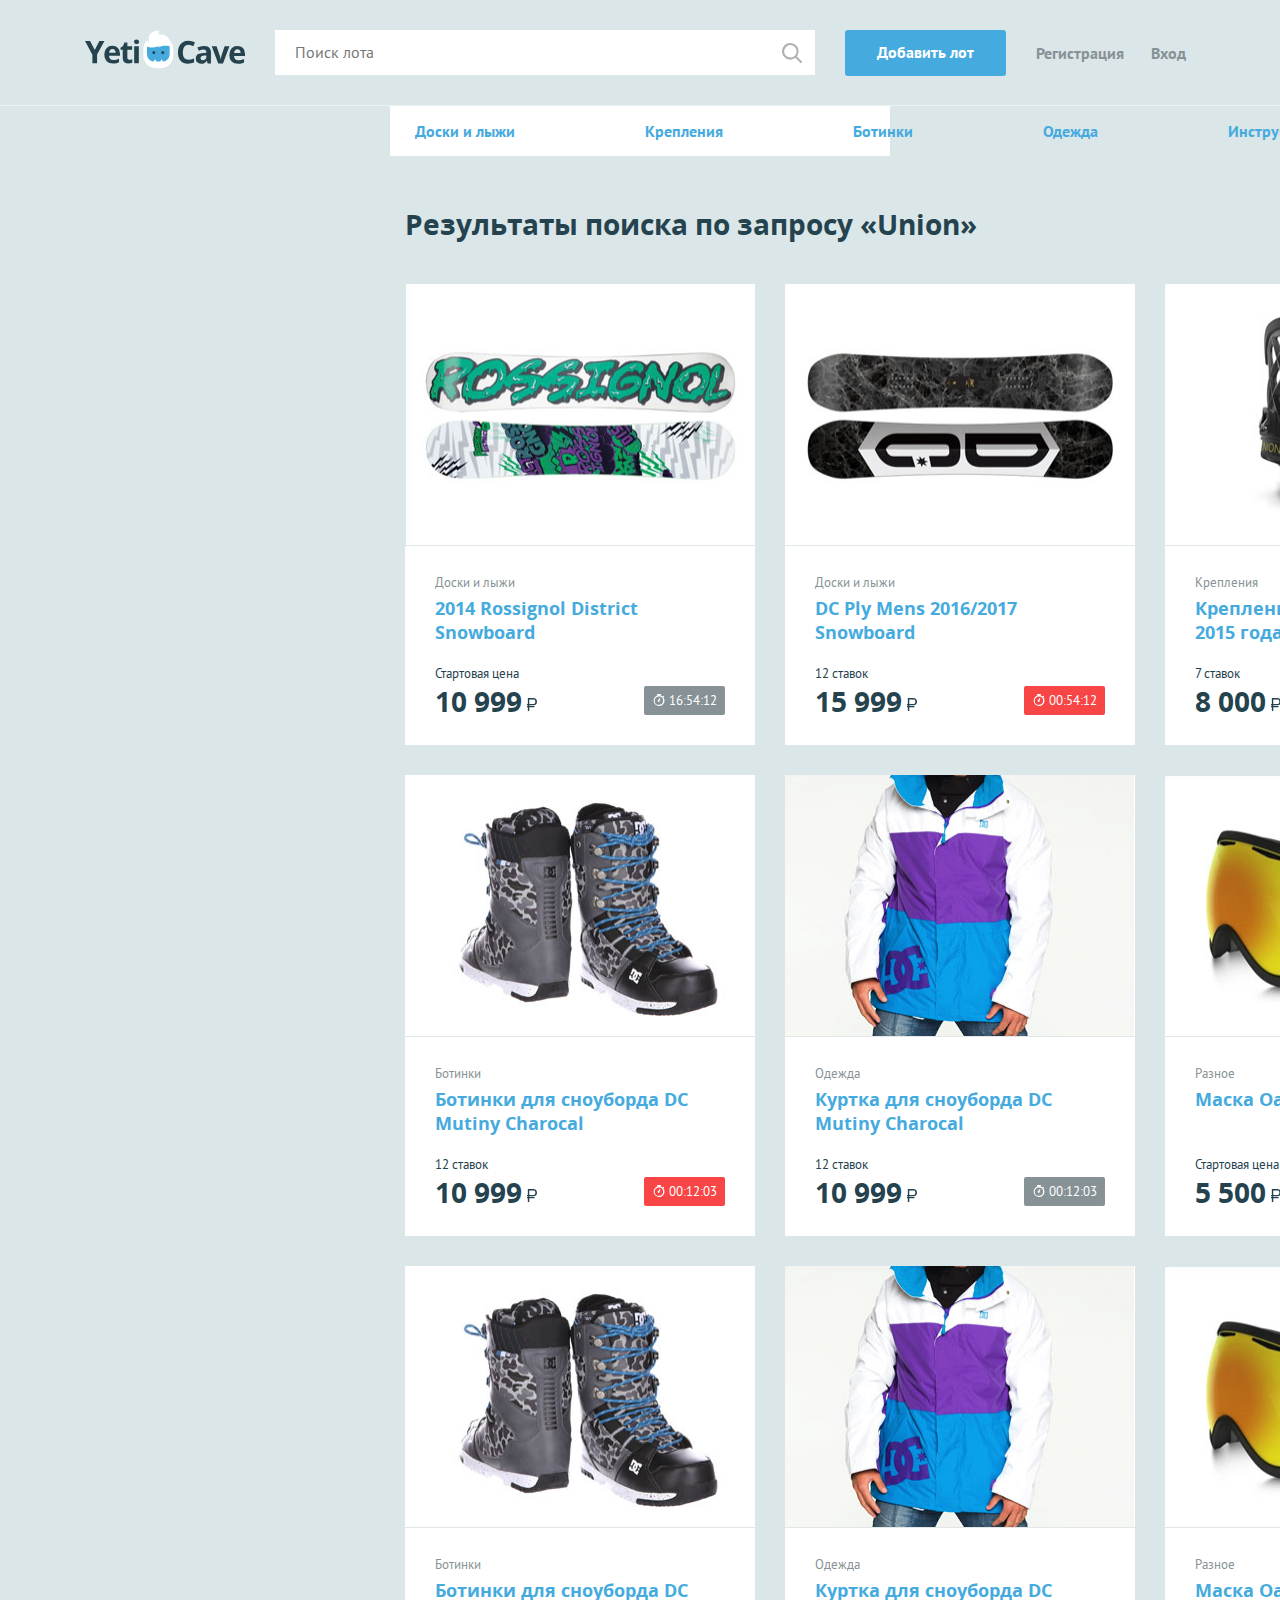
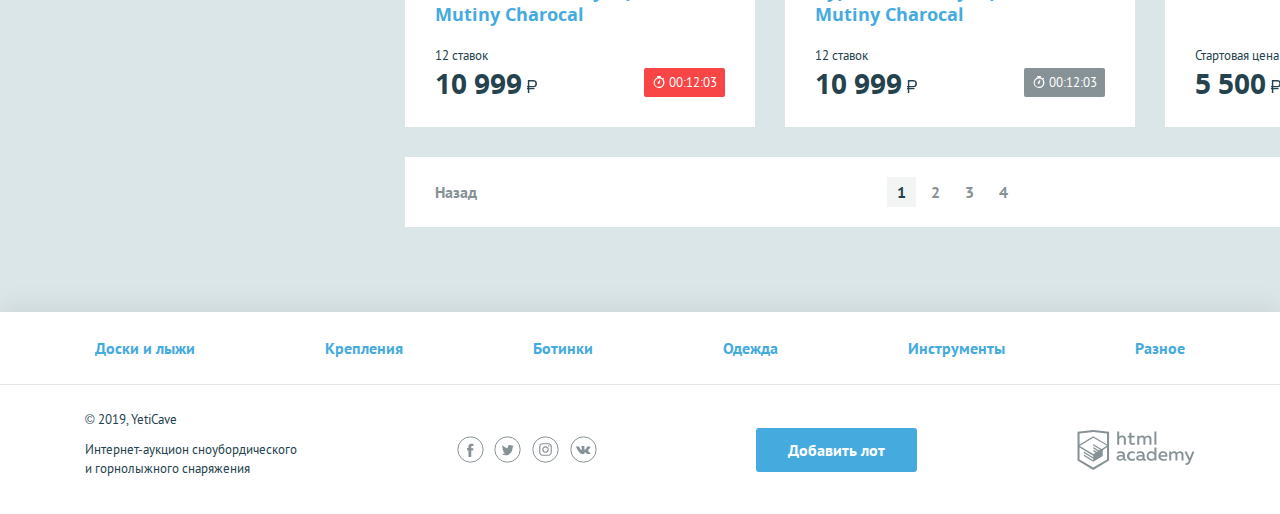
<file: pages/search.html>
<!DOCTYPE html>
<html lang="ru">
<head>
  <meta charset="UTF-8">
  <title>Результаты поиска</title>
  <link href="../css/normalize.min.css" rel="stylesheet">
  <link href="../css/style.css" rel="stylesheet">
</head>
<body>

<div class="page-wrapper">

  <header class="main-header">
    <div class="main-header__container container">
      <h1 class="visually-hidden">YetiCave</h1>
      <a class="main-header__logo" href="index.html">
        <img src="../img/logo.svg" width="160" height="39" alt="Логотип компании YetiCave">
      </a>
      <form class="main-header__search" method="get" action="https://echo.htmlacademy.ru" autocomplete="off">
        <input type="search" name="search" placeholder="Поиск лота">
        <input class="main-header__search-btn" type="submit" name="find" value="Найти">
      </form>
      <a class="main-header__add-lot button" href="add-lot.html">Добавить лот</a>
      <nav class="user-menu">
        <ul class="user-menu__list">
          <li class="user-menu__item">
            <a href="sign-up.html">Регистрация</a>
          </li>
          <li class="user-menu__item">
            <a href="login.html">Вход</a>
          </li>
        </ul>
      </nav>
    </div>
  </header>

  <main>
    <nav class="nav">
      <ul class="nav__list container">
        <li class="nav__item">
          <a href="all-lots.html">Доски и лыжи</a>
        </li>
        <li class="nav__item">
          <a href="all-lots.html">Крепления</a>
        </li>
        <li class="nav__item">
          <a href="all-lots.html">Ботинки</a>
        </li>
        <li class="nav__item">
          <a href="all-lots.html">Одежда</a>
        </li>
        <li class="nav__item">
          <a href="all-lots.html">Инструменты</a>
        </li>
        <li class="nav__item">
          <a href="all-lots.html">Разное</a>
        </li>
      </ul>
    </nav>
    <div class="container">
      <section class="lots">
        <h2>Результаты поиска по запросу «<span>Union</span>»</h2>
        <ul class="lots__list">
          <li class="lots__item lot">
            <div class="lot__image">
              <img src="../img/lot-1.jpg" width="350" height="260" alt="Сноуборд">
            </div>
            <div class="lot__info">
              <span class="lot__category">Доски и лыжи</span>
              <h3 class="lot__title"><a class="text-link" href="lot.html">2014 Rossignol District Snowboard</a></h3>
              <div class="lot__state">
                <div class="lot__rate">
                  <span class="lot__amount">Стартовая цена</span>
                  <span class="lot__cost">10 999<b class="rub">р</b></span>
                </div>
                <div class="lot__timer timer">
                  16:54:12
                </div>
              </div>
            </div>
          </li>
          <li class="lots__item lot">
            <div class="lot__image">
              <img src="../img/lot-2.jpg" width="350" height="260" alt="Сноуборд">
            </div>
            <div class="lot__info">
              <span class="lot__category">Доски и лыжи</span>
              <h3 class="lot__title"><a class="text-link" href="lot.html">DC Ply Mens 2016/2017 Snowboard</a></h3>
              <div class="lot__state">
                <div class="lot__rate">
                  <span class="lot__amount">12 ставок</span>
                  <span class="lot__cost">15 999<b class="rub">р</b></span>
                </div>
                <div class="lot__timer timer timer--finishing">
                  00:54:12
                </div>
              </div>
            </div>
          </li>
          <li class="lots__item lot">
            <div class="lot__image">
              <img src="../img/lot-3.jpg" width="350" height="260" alt="Крепления">
            </div>
            <div class="lot__info">
              <span class="lot__category">Крепления</span>
              <h3 class="lot__title"><a class="text-link" href="lot.html">Крепления Union Contact Pro 2015 года размер
                L/XL</a></h3>
              <div class="lot__state">
                <div class="lot__rate">
                  <span class="lot__amount">7 ставок</span>
                  <span class="lot__cost">8 000<b class="rub">р</b></span>
                </div>
                <div class="lot__timer timer">
                  10:54:12
                </div>
              </div>
            </div>
          </li>
          <li class="lots__item lot">
            <div class="lot__image">
              <img src="../img/lot-4.jpg" width="350" height="260" alt="Ботинки">
            </div>
            <div class="lot__info">
              <span class="lot__category">Ботинки</span>
              <h3 class="lot__title"><a class="text-link" href="lot.html">Ботинки для сноуборда DC Mutiny Charocal</a>
              </h3>
              <div class="lot__state">
                <div class="lot__rate">
                  <span class="lot__amount">12 ставок</span>
                  <span class="lot__cost">10 999<b class="rub">р</b></span>
                </div>
                <div class="lot__timer timer timer--finishing">
                  00:12:03
                </div>
              </div>
            </div>
          </li>
          <li class="lots__item lot">
            <div class="lot__image">
              <img src="../img/lot-5.jpg" width="350" height="260" alt="Куртка">
            </div>
            <div class="lot__info">
              <span class="lot__category">Одежда</span>
              <h3 class="lot__title"><a class="text-link" href="lot.html">Куртка для сноуборда DC Mutiny Charocal</a></h3>
              <div class="lot__state">
                <div class="lot__rate">
                  <span class="lot__amount">12 ставок</span>
                  <span class="lot__cost">10 999<b class="rub">р</b></span>
                </div>
                <div class="lot__timer timer">
                  00:12:03
                </div>
              </div>
            </div>
          </li>
          <li class="lots__item lot">
            <div class="lot__image">
              <img src="../img/lot-6.jpg" width="350" height="260" alt="Маска">
            </div>
            <div class="lot__info">
              <span class="lot__category">Разное</span>
              <h3 class="lot__title"><a class="text-link" href="lot.html">Маска Oakley Canopy</a></h3>
              <div class="lot__state">
                <div class="lot__rate">
                  <span class="lot__amount">Стартовая цена</span>
                  <span class="lot__cost">5 500<b class="rub">р</b></span>
                </div>
                <div class="lot__timer timer">
                  07:13:34
                </div>
              </div>
            </div>
          </li>
          <li class="lots__item lot">
            <div class="lot__image">
              <img src="../img/lot-4.jpg" width="350" height="260" alt="Ботинки">
            </div>
            <div class="lot__info">
              <span class="lot__category">Ботинки</span>
              <h3 class="lot__title"><a class="text-link" href="lot.html">Ботинки для сноуборда DC Mutiny Charocal</a>
              </h3>
              <div class="lot__state">
                <div class="lot__rate">
                  <span class="lot__amount">12 ставок</span>
                  <span class="lot__cost">10 999<b class="rub">р</b></span>
                </div>
                <div class="lot__timer timer timer--finishing">
                  00:12:03
                </div>
              </div>
            </div>
          </li>
          <li class="lots__item lot">
            <div class="lot__image">
              <img src="../img/lot-5.jpg" width="350" height="260" alt="Куртка">
            </div>
            <div class="lot__info">
              <span class="lot__category">Одежда</span>
              <h3 class="lot__title"><a class="text-link" href="lot.html">Куртка для сноуборда DC Mutiny Charocal</a></h3>
              <div class="lot__state">
                <div class="lot__rate">
                  <span class="lot__amount">12 ставок</span>
                  <span class="lot__cost">10 999<b class="rub">р</b></span>
                </div>
                <div class="lot__timer timer">
                  00:12:03
                </div>
              </div>
            </div>
          </li>
          <li class="lots__item lot">
            <div class="lot__image">
              <img src="../img/lot-6.jpg" width="350" height="260" alt="Маска">
            </div>
            <div class="lot__info">
              <span class="lot__category">Разное</span>
              <h3 class="lot__title"><a class="text-link" href="lot.html">Маска Oakley Canopy</a></h3>
              <div class="lot__state">
                <div class="lot__rate">
                  <span class="lot__amount">Стартовая цена</span>
                  <span class="lot__cost">5 500<b class="rub">р</b></span>
                </div>
                <div class="lot__timer timer">
                  07:13:34
                </div>
              </div>
            </div>
          </li>
        </ul>
      </section>
      <ul class="pagination-list">
        <li class="pagination-item pagination-item-prev"><a>Назад</a></li>
        <li class="pagination-item pagination-item-active"><a>1</a></li>
        <li class="pagination-item"><a href="#">2</a></li>
        <li class="pagination-item"><a href="#">3</a></li>
        <li class="pagination-item"><a href="#">4</a></li>
        <li class="pagination-item pagination-item-next"><a href="#">Вперед</a></li>
      </ul>
    </div>
  </main>

</div>

<footer class="main-footer">
  <nav class="nav">
    <ul class="nav__list container">
      <li class="nav__item">
        <a href="all-lots.html">Доски и лыжи</a>
      </li>
      <li class="nav__item">
        <a href="all-lots.html">Крепления</a>
      </li>
      <li class="nav__item">
        <a href="all-lots.html">Ботинки</a>
      </li>
      <li class="nav__item">
        <a href="all-lots.html">Одежда</a>
      </li>
      <li class="nav__item">
        <a href="all-lots.html">Инструменты</a>
      </li>
      <li class="nav__item">
        <a href="all-lots.html">Разное</a>
      </li>
    </ul>
  </nav>
  <div class="main-footer__bottom container">
    <div class="main-footer__copyright">
      <p>© 2019, YetiCave</p>
      <p>Интернет-аукцион сноубордического и горнолыжного снаряжения</p>
    </div>
    <div class="main-footer__social social">
      <span class="visually-hidden">Мы в соцсетях:</span>
      <a class="social__link social__link--facebook" href="#">
        <span class="visually-hidden">Facebook</span>
        <svg width="27" height="27" viewBox="0 0 27 27" xmlns="http://www.w3.org/2000/svg"><circle stroke="#879296" fill="none" cx="13.5" cy="13.5" r="12.667"/><path fill="#879296" d="M14.26 20.983h-2.816v-6.626H10.04v-2.28h1.404v-1.364c0-1.862.79-2.922 3.04-2.922h1.87v2.28h-1.17c-.876 0-.972.322-.972.916v1.14h2.212l-.245 2.28h-1.92v6.625z"/></svg>
      </a>
      <span class="visually-hidden">,</span>
      <a class="social__link social__link--twitter" href="#">
        <span class="visually-hidden">Twitter</span>
        <svg width="27" height="27" viewBox="0 0 27 27" xmlns="http://www.w3.org/2000/svg"><circle stroke="#879296" fill="none" cx="13.5" cy="13.5" r="12.687"/><path fill="#879296" d="M18.38 10.572c.525-.336.913-.848 1.092-1.445-.485.305-1.02.52-1.58.635-.458-.525-1.12-.827-1.816-.83-1.388.063-2.473 1.226-2.44 2.615-.002.2.02.4.06.596-2.017-.144-3.87-1.16-5.076-2.78-.22.403-.335.856-.332 1.315-.01.865.403 1.68 1.104 2.188-.397-.016-.782-.13-1.123-.333-.03 1.207.78 2.272 1.95 2.567-.21.06-.43.09-.653.088-.155.015-.313.015-.47 0 .3 1.045 1.238 1.777 2.324 1.815-.864.724-1.956 1.12-3.083 1.122-.198.013-.397.013-.595 0 1.12.767 2.447 1.18 3.805 1.182 4.57 0 7.066-3.992 7.066-7.456v-.34c.49-.375.912-.835 1.24-1.357-.465.218-.963.36-1.473.42z"/></svg>
      </a>
      <span class="visually-hidden">,</span>
      <a class="social__link social__link--instagram" href="#">
        <span class="visually-hidden">Instagram</span>
        <svg width="27" height="27" viewBox="0 0 27 27" xmlns="http://www.w3.org/2000/svg"><circle stroke="#879296" fill="none" cx="13.5" cy="13.5" r="12.687"/><path fill="#879296" d="M13.5 8.3h2.567c.403.002.803.075 1.18.213.552.213.988.65 1.2 1.2.14.38.213.778.216 1.18v5.136c-.003.403-.076.803-.215 1.18-.213.552-.65.988-1.2 1.2-.378.14-.778.213-1.18.216h-5.135c-.403-.003-.802-.076-1.18-.215-.552-.214-.988-.65-1.2-1.2-.14-.38-.212-.78-.215-1.182V13.46v-2.566c.003-.403.076-.802.214-1.18.213-.552.65-.988 1.2-1.2.38-.14.778-.212 1.18-.215H13.5m0-1.143h-2.616c-.526.01-1.048.108-1.54.292-.853.33-1.527 1-1.856 1.854-.184.493-.283 1.014-.292 1.542v5.232c.01.526.108 1.048.292 1.54.33.853 1.003 1.527 1.855 1.856.493.184 1.015.283 1.54.293H16.117c.527-.01 1.048-.11 1.54-.293.854-.33 1.527-1.003 1.856-1.855.184-.493.283-1.015.293-1.54V13.46v-2.614c-.01-.528-.11-1.05-.293-1.542-.33-.853-1.002-1.525-1.855-1.855-.493-.185-1.014-.283-1.54-.293-.665.01-.89 0-2.617 0zm0 3.093c-2.51.007-4.07 2.73-2.808 4.898 1.26 2.17 4.398 2.16 5.645-.017.285-.495.434-1.058.433-1.63-.006-1.8-1.47-3.256-3.27-3.25zm0 5.378c-1.63-.007-2.64-1.777-1.82-3.185.823-1.41 2.86-1.4 3.67.017.18.316.276.675.278 1.04.006 1.177-.95 2.133-2.128 2.128zm4.118-5.524c0 .58-.626.94-1.127.65-.5-.29-.5-1.012 0-1.3.116-.067.245-.102.378-.102.418-.005.76.333.76.752z"/></svg>
      </a>
      <span class="visually-hidden">,</span>
      <a class="social__link social__link--vkontakte" href="#">
        <span class="visually-hidden">Вконтакте</span>
        <svg width="27" height="27" viewBox="0 0 27 27" xmlns="http://www.w3.org/2000/svg"><circle stroke="#879296" fill="none" cx="13.5" cy="13.5" r="12.666"/><path fill="#879296" d="M13.92 18.07c.142-.016.278-.074.39-.166.077-.107.118-.237.116-.37 0 0 0-1.13.516-1.296.517-.165 1.208 1.09 1.95 1.58.276.213.624.314.973.28h1.95s.973-.057.525-.837c-.38-.62-.865-1.17-1.432-1.626-1.208-1.1-1.043-.916.41-2.816.886-1.16 1.236-1.86 1.13-2.163-.108-.302-.76-.214-.76-.214h-2.164c-.092-.026-.19-.026-.282 0-.083.058-.15.135-.195.225-.224.57-.49 1.125-.8 1.656-.973 1.61-1.344 1.697-1.51 1.59-.37-.234-.272-.975-.272-1.433 0-1.56.243-2.202-.468-2.377-.32-.075-.647-.108-.974-.098-.604-.052-1.213.01-1.793.186-.243.116-.438.38-.32.4.245.018.474.13.642.31.152.303.225.638.214.975 0 0 .127 1.832-.302 2.056-.43.223-.692-.167-1.55-1.618-.29-.506-.547-1.03-.77-1.57-.038-.09-.098-.17-.174-.233-.1-.065-.214-.108-.332-.128H6.485s-.312 0-.42.137c-.106.135 0 .36 0 .36.87 2 2.022 3.868 3.42 5.543.923.996 2.21 1.573 3.567 1.598z"/></svg>
      </a>
    </div>
    <a class="main-footer__add-lot button" href="add-lot.html">Добавить лот</a>
    <div class="main-footer__developed-by">
      <span class="visually-hidden">Разработано:</span>
      <a class="logo-academy" href="https://htmlacademy.ru/intensive/php">
        <span class="visually-hidden">HTML Academy</span>
        <svg width="118" height="40" xmlns="http://www.w3.org/2000/svg" viewBox="0 0 117.01 40">
          <path fill="#879296"
                d="M280.33,109.39a2.14,2.14,0,0,1-.6.11.59.59,0,0,1-.66-.66v-3.24c0-2.73-1.62-4-4.18-4a11.08,11.08,0,0,0-3.47.6v1.85a8.05,8.05,0,0,1,3.26-.7c1.54,0,2.37.79,2.37,1.92v.32a12,12,0,0,0-2.36-.26c-1.88,0-4,.72-4,3,0,1.87,1.53,2.77,3.17,2.77a5.25,5.25,0,0,0,3.41-1.17,1.81,1.81,0,0,0,1.81,1.06,3.52,3.52,0,0,0,1.28-.23v-1.45Zm-3.28-.85a3.68,3.68,0,0,1-2.62,1.07c-.9,0-1.7-.45-1.7-1.34,0-1.13,1.21-1.49,2.36-1.49a10.56,10.56,0,0,1,2,.23v1.53Zm9,2.64a6.81,6.81,0,0,0,3-.62V108.7a5.44,5.44,0,0,1-2.64.7,3,3,0,1,1,0-6,4.42,4.42,0,0,1,2.51.75v-1.85a5.47,5.47,0,0,0-2.79-.7,4.69,4.69,0,0,0-5,4.84,4.57,4.57,0,0,0,4.88,4.69Zm8.29-5.8c-1.88,0-4,.72-4,3,0,1.87,1.53,2.77,3.17,2.77a5.25,5.25,0,0,0,3.41-1.17,1.81,1.81,0,0,0,1.81,1.05,3.54,3.54,0,0,0,1.28-.23v-1.45a2.13,2.13,0,0,1-.6.11.59.59,0,0,1-.66-.66v-3.24c0-2.73-1.62-4-4.18-4a11.08,11.08,0,0,0-3.47.6v1.85a8.05,8.05,0,0,1,3.26-.7c1.55,0,2.37.79,2.37,1.92v.32a12,12,0,0,0-2.36-.26Zm2.36,3.17a3.68,3.68,0,0,1-2.62,1.07c-.9,0-1.7-.45-1.7-1.34,0-1.13,1.21-1.49,2.36-1.49a10.56,10.56,0,0,1,2,.23v1.53Zm4.11-2.13a4.49,4.49,0,0,0,4.48,4.77,4.21,4.21,0,0,0,3.47-1.68v1.43h1.81V97.75h-2v5.31a4.19,4.19,0,0,0-3.26-1.41,4.49,4.49,0,0,0-4.48,4.77Zm7.73-1.11v2.2a3.15,3.15,0,0,1-2.88,1.9,3,3,0,0,1,0-6,3.16,3.16,0,0,1,2.88,1.88Zm9.12,5.88a7.75,7.75,0,0,0,3.24-.62v-1.73a6.62,6.62,0,0,1-2.86.64c-1.66,0-3.24-.68-3.47-2.3h6.8c.58-2.62-.66-5.52-4.26-5.52a4.53,4.53,0,0,0-4.58,4.77c0,3.18,2.36,4.77,5.13,4.77Zm-.45-7.86a2.13,2.13,0,0,1,2.36,2.34h-5a2.47,2.47,0,0,1,2.66-2.34Zm18.43,2v5.6h2v-5.65a3.32,3.32,0,0,0-3.43-3.64A4.48,4.48,0,0,0,331,103.1a3.09,3.09,0,0,0-2.83-1.45,4.13,4.13,0,0,0-3,1.38v-1.13h-1.79v9h2v-6.11a3.21,3.21,0,0,1,2.39-1.39,1.72,1.72,0,0,1,1.79,1.9v5.6h2v-5.65c0-.21,0-.41,0-.62a3,3,0,0,1,2.24-1.22,1.72,1.72,0,0,1,1.79,1.9Zm13-3.45h-2.11l-2.69,6.82-3.05-6.82h-2.15l4.3,9.12-.19.45c-.53,1.41-1.26,2.11-2.24,2.11a3.13,3.13,0,0,1-.92-.13v1.71a5.12,5.12,0,0,0,1.19.15c1.38,0,2.66-.79,3.64-3.15l4.24-10.27ZM273.33,89.11a3.18,3.18,0,0,1,2.53-1.51A2,2,0,0,1,278,89.77V95.1h2v-5.6a3.52,3.52,0,0,0-3.73-3.69,4.12,4.12,0,0,0-2.92,1.24V81.91h-2V95.1h2v-6Zm10.18,3.24c0,2.11,1.36,3,3.11,3a7.39,7.39,0,0,0,2.43-.4V93.2a4.87,4.87,0,0,1-1.83.36c-1.17,0-1.72-.4-1.72-1.58V87.83h3.28V86.06h-3.28V82.84l-2,.49v2.73h-1.62v1.77h1.62v4.52ZM293.38,89a3.21,3.21,0,0,1,2.39-1.39,1.72,1.72,0,0,1,1.79,1.9v5.6h2V89.45c0-.21,0-.41,0-.62a3,3,0,0,1,2.24-1.22,1.72,1.72,0,0,1,1.79,1.9v5.6h2V89.45a3.32,3.32,0,0,0-3.43-3.64A4.47,4.47,0,0,0,299,87.26a3.09,3.09,0,0,0-2.83-1.45,4.13,4.13,0,0,0-3,1.38V86.06h-1.79v9h2V89Zm15.16-7.09h2V95.1h-2Zm-61.11-1.57L231.64,82v28.95l15.79,9.4,15.79-9.4V82L247.6,80.35l-.17,0Zm13.73,29.43-13.73,8.17-13.73-8.17V97.9L247.37,106l0,1.47L238,101.93v1.43l9.41,5.66,0,1.51-9.41-5.6v1.43l9.41,5.66,9.5-5.69V104.9h0v-4.67l4.23-2.53v12.06Zm0-13.6-3.76,2.21-1.73,1-8.27-4.92v1.43l7.07,4.2-.06,0-.15.09-1,.59-5.83-3.47v1.43l4.61,2.74-1.09.73,0,0-3.48-2v1.43l2.28,1.34-2.33,1.4-13.6-8.08,13.62-8.19h0l13.79,8Zm0-1.44-13.8-8.14h0l-13.65,8.13V83.85l13.73-1.44,13.73,1.44V94.72Z"
                transform="translate(-231.64 -80.34)"/>
        </svg>
      </a>
    </div>
  </div>
</footer>

</body>
</html>
</file>
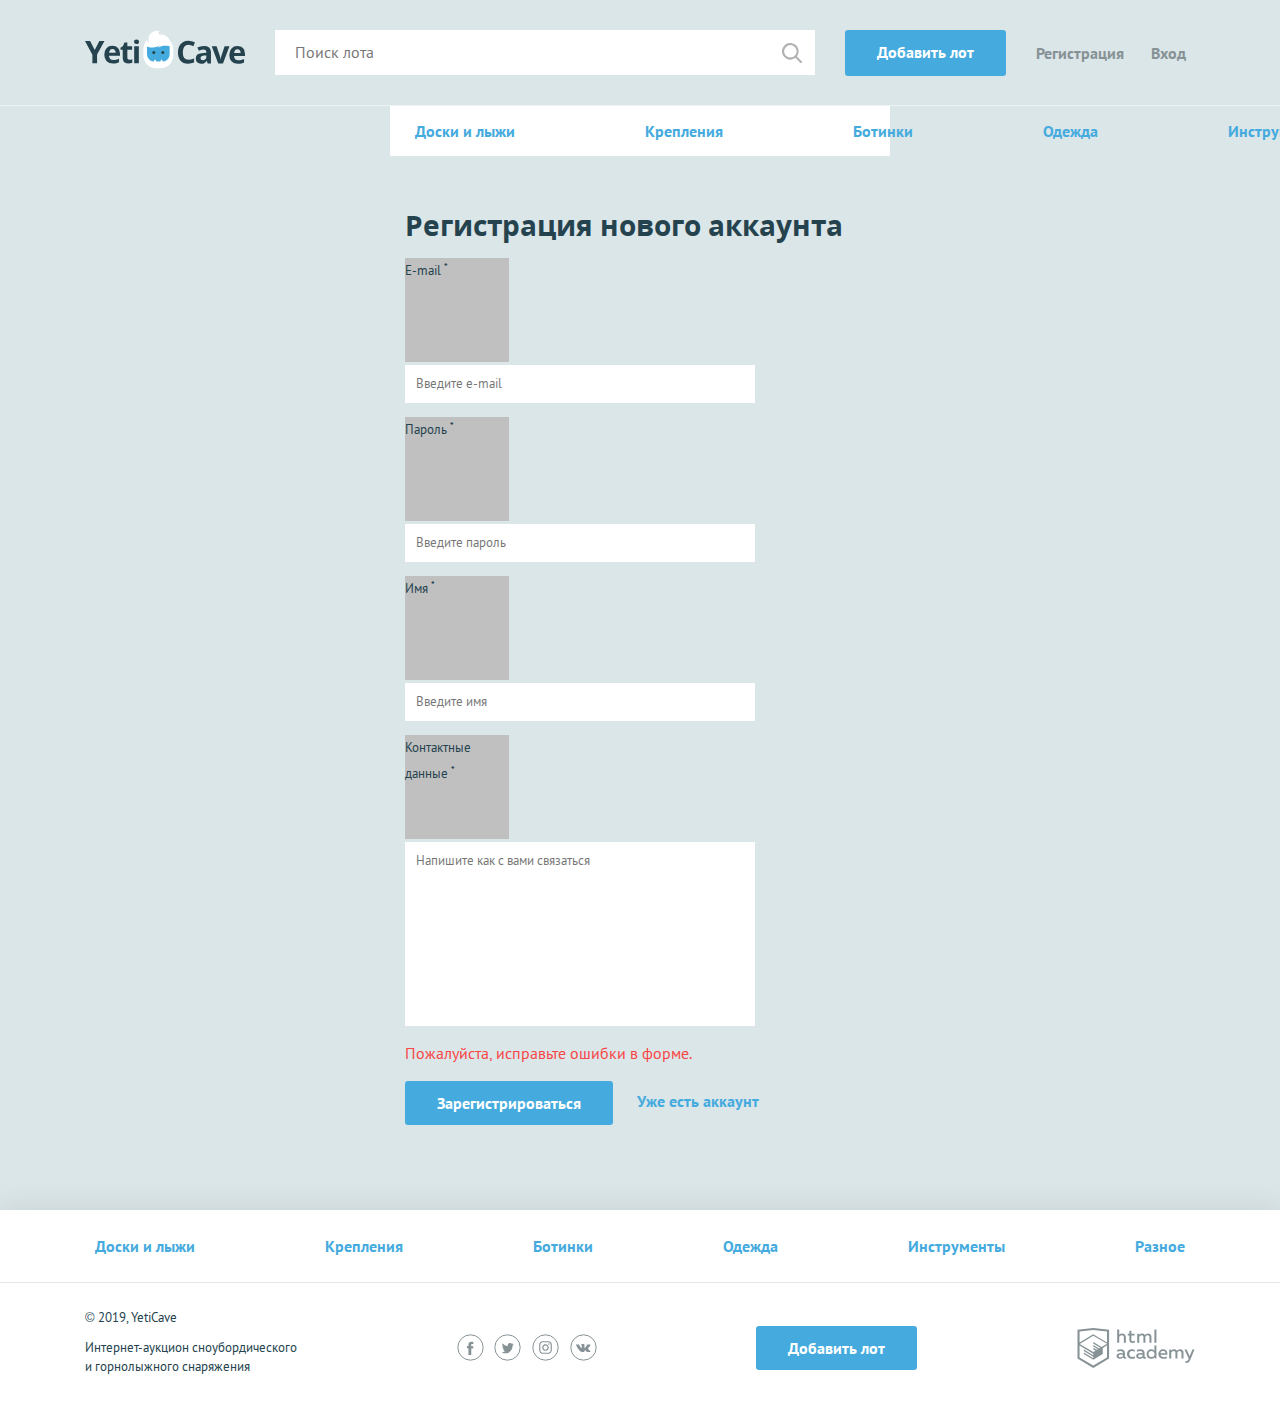
<file: pages/sign-up.html>
<!DOCTYPE html>
<html lang="ru">
<head>
  <meta charset="UTF-8">
  <title>Регистрация</title>
  <link href="../css/normalize.min.css" rel="stylesheet">
  <link href="../css/style.css" rel="stylesheet">
</head>
<body>

<div class="page-wrapper">

  <header class="main-header">
    <div class="main-header__container container">
      <h1 class="visually-hidden">YetiCave</h1>
      <a class="main-header__logo" href="index.html">
        <img src="../img/logo.svg" width="160" height="39" alt="Логотип компании YetiCave">
      </a>
      <form class="main-header__search" method="get" action="https://echo.htmlacademy.ru" autocomplete="off">
        <input type="search" name="search" placeholder="Поиск лота">
        <input class="main-header__search-btn" type="submit" name="find" value="Найти">
      </form>
      <a class="main-header__add-lot button" href="add-lot.html">Добавить лот</a>
      <nav class="user-menu">
        <ul class="user-menu__list">
          <li class="user-menu__item">
            <a href="sign-up.html">Регистрация</a>
          </li>
          <li class="user-menu__item">
            <a href="login.html">Вход</a>
          </li>
        </ul>
      </nav>
    </div>
  </header>

  <main>
    <nav class="nav">
      <ul class="nav__list container">
        <li class="nav__item">
          <a href="all-lots.html">Доски и лыжи</a>
        </li>
        <li class="nav__item">
          <a href="all-lots.html">Крепления</a>
        </li>
        <li class="nav__item">
          <a href="all-lots.html">Ботинки</a>
        </li>
        <li class="nav__item">
          <a href="all-lots.html">Одежда</a>
        </li>
        <li class="nav__item">
          <a href="all-lots.html">Инструменты</a>
        </li>
        <li class="nav__item">
          <a href="all-lots.html">Разное</a>
        </li>
      </ul>
    </nav>
    <form class="form container form--invalid" action="https://echo.htmlacademy.ru" method="post" autocomplete="off"> <!-- form
    --invalid -->
      <h2>Регистрация нового аккаунта</h2>
      <div class="form__item"> <!-- form__item--invalid -->
        <label for="email">E-mail <sup>*</sup></label>
        <input id="email" type="text" name="email" placeholder="Введите e-mail">
        <span class="form__error">Введите e-mail</span>
      </div>
      <div class="form__item">
        <label for="password">Пароль <sup>*</sup></label>
        <input id="password" type="password" name="password" placeholder="Введите пароль">
        <span class="form__error">Введите пароль</span>
      </div>
      <div class="form__item">
        <label for="name">Имя <sup>*</sup></label>
        <input id="name" type="text" name="name" placeholder="Введите имя">
        <span class="form__error">Введите имя</span>
      </div>
      <div class="form__item">
        <label for="message">Контактные данные <sup>*</sup></label>
        <textarea id="message" name="message" placeholder="Напишите как с вами связаться"></textarea>
        <span class="form__error">Напишите как с вами связаться</span>
      </div>
      <span class="form__error form__error--bottom">Пожалуйста, исправьте ошибки в форме.</span>
      <button type="submit" class="button">Зарегистрироваться</button>
      <a class="text-link" href="#">Уже есть аккаунт</a>
    </form>
  </main>

</div>

<footer class="main-footer">
  <nav class="nav">
    <ul class="nav__list container">
      <li class="nav__item">
        <a href="all-lots.html">Доски и лыжи</a>
      </li>
      <li class="nav__item">
        <a href="all-lots.html">Крепления</a>
      </li>
      <li class="nav__item">
        <a href="all-lots.html">Ботинки</a>
      </li>
      <li class="nav__item">
        <a href="all-lots.html">Одежда</a>
      </li>
      <li class="nav__item">
        <a href="all-lots.html">Инструменты</a>
      </li>
      <li class="nav__item">
        <a href="all-lots.html">Разное</a>
      </li>
    </ul>
  </nav>
  <div class="main-footer__bottom container">
    <div class="main-footer__copyright">
      <p>© 2019, YetiCave</p>
      <p>Интернет-аукцион сноубордического и горнолыжного снаряжения</p>
    </div>
    <div class="main-footer__social social">
      <span class="visually-hidden">Мы в соцсетях:</span>
      <a class="social__link social__link--facebook" href="#">
        <span class="visually-hidden">Facebook</span>
        <svg width="27" height="27" viewBox="0 0 27 27" xmlns="http://www.w3.org/2000/svg"><circle stroke="#879296" fill="none" cx="13.5" cy="13.5" r="12.667"/><path fill="#879296" d="M14.26 20.983h-2.816v-6.626H10.04v-2.28h1.404v-1.364c0-1.862.79-2.922 3.04-2.922h1.87v2.28h-1.17c-.876 0-.972.322-.972.916v1.14h2.212l-.245 2.28h-1.92v6.625z"/></svg>
      </a>
      <span class="visually-hidden">,</span>
      <a class="social__link social__link--twitter" href="#">
        <span class="visually-hidden">Twitter</span>
        <svg width="27" height="27" viewBox="0 0 27 27" xmlns="http://www.w3.org/2000/svg"><circle stroke="#879296" fill="none" cx="13.5" cy="13.5" r="12.687"/><path fill="#879296" d="M18.38 10.572c.525-.336.913-.848 1.092-1.445-.485.305-1.02.52-1.58.635-.458-.525-1.12-.827-1.816-.83-1.388.063-2.473 1.226-2.44 2.615-.002.2.02.4.06.596-2.017-.144-3.87-1.16-5.076-2.78-.22.403-.335.856-.332 1.315-.01.865.403 1.68 1.104 2.188-.397-.016-.782-.13-1.123-.333-.03 1.207.78 2.272 1.95 2.567-.21.06-.43.09-.653.088-.155.015-.313.015-.47 0 .3 1.045 1.238 1.777 2.324 1.815-.864.724-1.956 1.12-3.083 1.122-.198.013-.397.013-.595 0 1.12.767 2.447 1.18 3.805 1.182 4.57 0 7.066-3.992 7.066-7.456v-.34c.49-.375.912-.835 1.24-1.357-.465.218-.963.36-1.473.42z"/></svg>
      </a>
      <span class="visually-hidden">,</span>
      <a class="social__link social__link--instagram" href="#">
        <span class="visually-hidden">Instagram</span>
        <svg width="27" height="27" viewBox="0 0 27 27" xmlns="http://www.w3.org/2000/svg"><circle stroke="#879296" fill="none" cx="13.5" cy="13.5" r="12.687"/><path fill="#879296" d="M13.5 8.3h2.567c.403.002.803.075 1.18.213.552.213.988.65 1.2 1.2.14.38.213.778.216 1.18v5.136c-.003.403-.076.803-.215 1.18-.213.552-.65.988-1.2 1.2-.378.14-.778.213-1.18.216h-5.135c-.403-.003-.802-.076-1.18-.215-.552-.214-.988-.65-1.2-1.2-.14-.38-.212-.78-.215-1.182V13.46v-2.566c.003-.403.076-.802.214-1.18.213-.552.65-.988 1.2-1.2.38-.14.778-.212 1.18-.215H13.5m0-1.143h-2.616c-.526.01-1.048.108-1.54.292-.853.33-1.527 1-1.856 1.854-.184.493-.283 1.014-.292 1.542v5.232c.01.526.108 1.048.292 1.54.33.853 1.003 1.527 1.855 1.856.493.184 1.015.283 1.54.293H16.117c.527-.01 1.048-.11 1.54-.293.854-.33 1.527-1.003 1.856-1.855.184-.493.283-1.015.293-1.54V13.46v-2.614c-.01-.528-.11-1.05-.293-1.542-.33-.853-1.002-1.525-1.855-1.855-.493-.185-1.014-.283-1.54-.293-.665.01-.89 0-2.617 0zm0 3.093c-2.51.007-4.07 2.73-2.808 4.898 1.26 2.17 4.398 2.16 5.645-.017.285-.495.434-1.058.433-1.63-.006-1.8-1.47-3.256-3.27-3.25zm0 5.378c-1.63-.007-2.64-1.777-1.82-3.185.823-1.41 2.86-1.4 3.67.017.18.316.276.675.278 1.04.006 1.177-.95 2.133-2.128 2.128zm4.118-5.524c0 .58-.626.94-1.127.65-.5-.29-.5-1.012 0-1.3.116-.067.245-.102.378-.102.418-.005.76.333.76.752z"/></svg>
      </a>
      <span class="visually-hidden">,</span>
      <a class="social__link social__link--vkontakte" href="#">
        <span class="visually-hidden">Вконтакте</span>
        <svg width="27" height="27" viewBox="0 0 27 27" xmlns="http://www.w3.org/2000/svg"><circle stroke="#879296" fill="none" cx="13.5" cy="13.5" r="12.666"/><path fill="#879296" d="M13.92 18.07c.142-.016.278-.074.39-.166.077-.107.118-.237.116-.37 0 0 0-1.13.516-1.296.517-.165 1.208 1.09 1.95 1.58.276.213.624.314.973.28h1.95s.973-.057.525-.837c-.38-.62-.865-1.17-1.432-1.626-1.208-1.1-1.043-.916.41-2.816.886-1.16 1.236-1.86 1.13-2.163-.108-.302-.76-.214-.76-.214h-2.164c-.092-.026-.19-.026-.282 0-.083.058-.15.135-.195.225-.224.57-.49 1.125-.8 1.656-.973 1.61-1.344 1.697-1.51 1.59-.37-.234-.272-.975-.272-1.433 0-1.56.243-2.202-.468-2.377-.32-.075-.647-.108-.974-.098-.604-.052-1.213.01-1.793.186-.243.116-.438.38-.32.4.245.018.474.13.642.31.152.303.225.638.214.975 0 0 .127 1.832-.302 2.056-.43.223-.692-.167-1.55-1.618-.29-.506-.547-1.03-.77-1.57-.038-.09-.098-.17-.174-.233-.1-.065-.214-.108-.332-.128H6.485s-.312 0-.42.137c-.106.135 0 .36 0 .36.87 2 2.022 3.868 3.42 5.543.923.996 2.21 1.573 3.567 1.598z"/></svg>
      </a>
    </div>
    <a class="main-footer__add-lot button" href="add-lot.html">Добавить лот</a>
    <div class="main-footer__developed-by">
      <span class="visually-hidden">Разработано:</span>
      <a class="logo-academy" href="https://htmlacademy.ru/intensive/php">
        <span class="visually-hidden">HTML Academy</span>
        <svg width="118" height="40" xmlns="http://www.w3.org/2000/svg" viewBox="0 0 117.01 40">
          <path fill="#879296"
                d="M280.33,109.39a2.14,2.14,0,0,1-.6.11.59.59,0,0,1-.66-.66v-3.24c0-2.73-1.62-4-4.18-4a11.08,11.08,0,0,0-3.47.6v1.85a8.05,8.05,0,0,1,3.26-.7c1.54,0,2.37.79,2.37,1.92v.32a12,12,0,0,0-2.36-.26c-1.88,0-4,.72-4,3,0,1.87,1.53,2.77,3.17,2.77a5.25,5.25,0,0,0,3.41-1.17,1.81,1.81,0,0,0,1.81,1.06,3.52,3.52,0,0,0,1.28-.23v-1.45Zm-3.28-.85a3.68,3.68,0,0,1-2.62,1.07c-.9,0-1.7-.45-1.7-1.34,0-1.13,1.21-1.49,2.36-1.49a10.56,10.56,0,0,1,2,.23v1.53Zm9,2.64a6.81,6.81,0,0,0,3-.62V108.7a5.44,5.44,0,0,1-2.64.7,3,3,0,1,1,0-6,4.42,4.42,0,0,1,2.51.75v-1.85a5.47,5.47,0,0,0-2.79-.7,4.69,4.69,0,0,0-5,4.84,4.57,4.57,0,0,0,4.88,4.69Zm8.29-5.8c-1.88,0-4,.72-4,3,0,1.87,1.53,2.77,3.17,2.77a5.25,5.25,0,0,0,3.41-1.17,1.81,1.81,0,0,0,1.81,1.05,3.54,3.54,0,0,0,1.28-.23v-1.45a2.13,2.13,0,0,1-.6.11.59.59,0,0,1-.66-.66v-3.24c0-2.73-1.62-4-4.18-4a11.08,11.08,0,0,0-3.47.6v1.85a8.05,8.05,0,0,1,3.26-.7c1.55,0,2.37.79,2.37,1.92v.32a12,12,0,0,0-2.36-.26Zm2.36,3.17a3.68,3.68,0,0,1-2.62,1.07c-.9,0-1.7-.45-1.7-1.34,0-1.13,1.21-1.49,2.36-1.49a10.56,10.56,0,0,1,2,.23v1.53Zm4.11-2.13a4.49,4.49,0,0,0,4.48,4.77,4.21,4.21,0,0,0,3.47-1.68v1.43h1.81V97.75h-2v5.31a4.19,4.19,0,0,0-3.26-1.41,4.49,4.49,0,0,0-4.48,4.77Zm7.73-1.11v2.2a3.15,3.15,0,0,1-2.88,1.9,3,3,0,0,1,0-6,3.16,3.16,0,0,1,2.88,1.88Zm9.12,5.88a7.75,7.75,0,0,0,3.24-.62v-1.73a6.62,6.62,0,0,1-2.86.64c-1.66,0-3.24-.68-3.47-2.3h6.8c.58-2.62-.66-5.52-4.26-5.52a4.53,4.53,0,0,0-4.58,4.77c0,3.18,2.36,4.77,5.13,4.77Zm-.45-7.86a2.13,2.13,0,0,1,2.36,2.34h-5a2.47,2.47,0,0,1,2.66-2.34Zm18.43,2v5.6h2v-5.65a3.32,3.32,0,0,0-3.43-3.64A4.48,4.48,0,0,0,331,103.1a3.09,3.09,0,0,0-2.83-1.45,4.13,4.13,0,0,0-3,1.38v-1.13h-1.79v9h2v-6.11a3.21,3.21,0,0,1,2.39-1.39,1.72,1.72,0,0,1,1.79,1.9v5.6h2v-5.65c0-.21,0-.41,0-.62a3,3,0,0,1,2.24-1.22,1.72,1.72,0,0,1,1.79,1.9Zm13-3.45h-2.11l-2.69,6.82-3.05-6.82h-2.15l4.3,9.12-.19.45c-.53,1.41-1.26,2.11-2.24,2.11a3.13,3.13,0,0,1-.92-.13v1.71a5.12,5.12,0,0,0,1.19.15c1.38,0,2.66-.79,3.64-3.15l4.24-10.27ZM273.33,89.11a3.18,3.18,0,0,1,2.53-1.51A2,2,0,0,1,278,89.77V95.1h2v-5.6a3.52,3.52,0,0,0-3.73-3.69,4.12,4.12,0,0,0-2.92,1.24V81.91h-2V95.1h2v-6Zm10.18,3.24c0,2.11,1.36,3,3.11,3a7.39,7.39,0,0,0,2.43-.4V93.2a4.87,4.87,0,0,1-1.83.36c-1.17,0-1.72-.4-1.72-1.58V87.83h3.28V86.06h-3.28V82.84l-2,.49v2.73h-1.62v1.77h1.62v4.52ZM293.38,89a3.21,3.21,0,0,1,2.39-1.39,1.72,1.72,0,0,1,1.79,1.9v5.6h2V89.45c0-.21,0-.41,0-.62a3,3,0,0,1,2.24-1.22,1.72,1.72,0,0,1,1.79,1.9v5.6h2V89.45a3.32,3.32,0,0,0-3.43-3.64A4.47,4.47,0,0,0,299,87.26a3.09,3.09,0,0,0-2.83-1.45,4.13,4.13,0,0,0-3,1.38V86.06h-1.79v9h2V89Zm15.16-7.09h2V95.1h-2Zm-61.11-1.57L231.64,82v28.95l15.79,9.4,15.79-9.4V82L247.6,80.35l-.17,0Zm13.73,29.43-13.73,8.17-13.73-8.17V97.9L247.37,106l0,1.47L238,101.93v1.43l9.41,5.66,0,1.51-9.41-5.6v1.43l9.41,5.66,9.5-5.69V104.9h0v-4.67l4.23-2.53v12.06Zm0-13.6-3.76,2.21-1.73,1-8.27-4.92v1.43l7.07,4.2-.06,0-.15.09-1,.59-5.83-3.47v1.43l4.61,2.74-1.09.73,0,0-3.48-2v1.43l2.28,1.34-2.33,1.4-13.6-8.08,13.62-8.19h0l13.79,8Zm0-1.44-13.8-8.14h0l-13.65,8.13V83.85l13.73-1.44,13.73,1.44V94.72Z"
                transform="translate(-231.64 -80.34)"/>
        </svg>
      </a>
    </div>
  </div>
</footer>

</body>
</html>
</file>
<file: css/style.css>
/* Шрифты */

@font-face {
  font-family: "Open Sans";
  src: url("../fonts/opensans-regular.woff2") format("woff2"), url("../fonts/opensans-regular.woff") format("woff");
  font-style: normal;
  font-weight: 400;
}

@font-face {
  font-family: "Open Sans";
  src: url("../fonts/opensans-bold.woff2") format("woff2"), url("../fonts/opensans-bold.woff") format("woff");
  font-style: normal;
  font-weight: 700;
}

@font-face {
  font-family: "PT Sans";
  src: url("../fonts/ptsans.woff2") format("woff2"), url("../fonts/ptsans.woff") format("woff");
  font-style: normal;
  font-weight: 400;
}

@font-face {
  font-family: "PT Sans";
  src: url("../fonts/ptsansbold.woff2") format("woff2"), url("../fonts/ptsansbold.woff") format("woff");
  font-style: normal;
  font-weight: 700;
}

/* Общее */

html,
body {
  height: 100%;
}

.page-wrapper {
  display: flex;
  flex-direction: column;
  min-height: 100%;
  margin-bottom: -202px;
}

.page-wrapper::after {
  content: "";

  display: block;
}

.page-wrapper::after {
  height: 85px;
}

main {
  margin-bottom: 202px;
  padding-left: 390px;
  padding-right: 390px;
}

body {
  min-width: 1140px;
  background-color: #dbe6e9;
  font-family: "PT Sans", sans-serif;
  font-weight: 400;
  font-size: 16px;
  line-height: 26px;
  color: #25434e;
}

a {
  text-decoration: none;
}

h2 {
  margin: 0;
  font-family: "Open Sans", sans-serif;
  font-size: 28px;
  line-height: 35px;
  font-weight: 700;
}

.text-link {
  font-weight: 700;
  color: #45abde;
}

.text-link:hover {
  text-decoration: underline;
}

.text-link:active {
  color: #2590c6;
}

.visually-hidden:not(:focus):not(:active),
input.visually-hidden {
  position: absolute;

  width: 1px;
  height: 1px;
  margin: -1px;
  border: 0;
  padding: 0;

  white-space: nowrap;

  clip-path: inset(100%);
  clip: rect(0 0 0 0);
  overflow: hidden;
}

.container {
  width: 1110px;
  margin: 0 auto;
  padding: 0 15px;
}

main.container {
    padding-left: 390px;
    padding-right: 390px;
    margin-bottom: 202px;
}

.button {
  display: block;
  padding: 9px 32px;
  background-color: #45abde;
  color: #ffffff;
  text-align: center;
  font-weight: 700;
  border: none;
  border-radius: 3px;
}

.button:hover,
.button:focus {
  background-color: #61c3f4;
}

.button:active {
  background-color: #2590c6;
}

.button:disabled {
  background-color: #45abde;
  opacity: 0.2;
}

.rub {
  display: inline-block;
  width: 12px;
  height: 13px;
  margin-left: 4px;
  font-size: 0;
  vertical-align: baseline;
  background: url("../img/rub.svg") 0 0 no-repeat;
}

/* Хедер */

.main-header {
  padding: 30px 0 29px;
  border-bottom: 1px solid rgba(255, 255, 255, 0.5);
}

.main-header__container {
  display: -webkit-flex;
  display: -ms-flexbox;
  display: flex;
  -webkit-justify-content: flex-start;
  -ms-flex-pack: start;
  justify-content: flex-start;
}

.main-header__logo {
  display: block;
  margin-right: 30px;
}

.main-header__search {
  position: relative;
  width: 540px;
  margin-right: 30px;
}

.main-header__search input[type="search"] {
  width: 100%;
  padding: 8px 19px 9px 19px;
  border: 1px solid #ffffff;
}

.main-header__search input[type="search"]:focus {
  border-color: #45abde;
}

.main-header__search-btn {
  content: "";
  position: absolute;
  top: 3px;
  right: 3px;
  width: 20px;
  height: 20px;
  padding: 20px;
  background: url("../img/search.svg") center no-repeat;
  opacity: 0.3;
  border: 0;
  font-size: 0;
}

.main-header__search-btn:hover {
  opacity: 0.4;
}

.main-header__search input[type="search"]:hover + .main-header__search-btn {
  opacity: 0.4;
}

.main-header__add-lot {
  max-width: 160px;
  margin-right: 30px;
}

.user-menu__list {
  display: -webkit-flex;
  display: -ms-flexbox;
  display: flex;
  -webkit-justify-content: space-between;
  -ms-flex-pack: justify;
  justify-content: space-between;
  -webkit-flex-wrap: wrap;
  -ms-flex-wrap: wrap;
  flex-wrap: wrap;
  width: 150px;
  margin: 0;
  margin-top: 10px;
  padding: 0;
  list-style: none;
}

.user-menu__item a {
  color: #879296;
  font-weight: 700;
}

.user-menu__item a:hover {
  text-decoration: underline;
}

.user-menu__item a:active {
  color: #727b7f;
}

/**/

.user-menu {
  display: -webkit-flex;
  display: -ms-flexbox;
  display: flex;
}

.user-menu__logged {
  color: #879296;
  line-height: 22px;
}

.user-menu__logged p {
  font-weight: 700;
  margin: 0;
}

.user-menu__logged a {
  color: #879296;
  font-size: 13px;
  font-weight: 400;
  float: left;
}

.user-menu__logged a:last-child {
  margin-left: 20px;
}

.user-menu__logged a:hover {
  text-decoration: underline;
}

.user-menu__logged a:active {
  color: #727b7f;
}

/* Футер */

.main-footer {
  background-color: #ffffff;
  box-shadow: 0 0 30px 0 rgba(0, 0, 0, 0.1);
}

.main-footer__bottom {
  display: -webkit-flex;
  display: -ms-flexbox;
  display: flex;
  -webkit-justify-content: space-between;
  -ms-flex-pack: justify;
  justify-content: space-between;
  -webkit-align-items: center;
  -ms-flex-align: center;
  align-items: center;
  padding: 25px 0;
}

.main-footer__copyright {
  max-width: 212px;
}

.main-footer__copyright p {
  margin: 0;
  margin-bottom: 11px;
  font-size: 13px;
  line-height: 19px;
}

.main-footer__social {
  width: 140px;
}

.social {
  display: -webkit-flex;
  display: -ms-flexbox;
  display: flex;
  -webkit-justify-content: space-between;
  -ms-flex-pack: justify;
  justify-content: space-between;
  -webkit-flex-wrap: wrap;
  -ms-flex-wrap: wrap;
  flex-wrap: wrap;
}

.social__link {
  width: 27px;
  height: 27px;
}

.social__link:hover path {
  fill: #45abde;
}

.social__link:active path {
  fill: #2590c6;
}

.social__link:hover circle {
  stroke: #45abde;
}

.social__link:active circle {
  stroke: #2590c6;
}

.logo-academy {
  display: block;
  width: 118px;
  height: 40px;
}

.logo-academy:hover path {
  fill: #45abde;
}

.logo-academy:active path {
  fill: #2590c6;
}

/* Навигация */

.nav {
  background-color: #ffffff;
  border-bottom: 1px solid #e1e6e7;
}

.nav__list {
  display: -webkit-flex;
  display: -ms-flexbox;
  display: flex;
  -webkit-justify-content: space-between;
  -ms-flex-pack: justify;
  justify-content: space-between;
  -webkit-flex-wrap: wrap;
  -ms-flex-wrap: wrap;
  flex-wrap: wrap;
  list-style: none;
}

.nav__item a {
  position: relative;
  display: block;
  padding: 12px 10px;
  font-weight: 700;
  color: #45abde;
}

.nav__item a::before {
  content: "";
  display: none;
  position: absolute;
  bottom: 0;
  width: calc(100% - 20px);
  height: 3px;
  background-color: #e2e5e6;
}

.nav__item a:hover::before {
  display: block;
}

.nav__item a:active {
  color: #2590c6;
}

.nav__item--current a {
  color: rgba(37, 67, 78, 0.6);
}

.nav__item--current a::before {
  display: block;
  background-color: #45abde;
}

.main-footer .nav__item a {
  padding: 23px 10px;
}

/* Главная. Промо блок */

.promo {
  padding: 58px 0 35px;
  background: url("../img/promo-bg.png") 3px 17px no-repeat;
}

.promo__title {
  margin: 0;
  margin-bottom: 18px;
  font-family: "Open Sans", sans-serif;
  font-size: 48px;
  line-height: 53px;
  font-weight: 700;
}

.promo__text {
  max-width: 570px;
  margin: 0;
  margin-bottom: 43px;
  font-family: "Open Sans", sans-serif;
  font-size: 18px;
  line-height: 28px;
  font-weight: 400;
}

.promo__list {
  position: relative;
  display: -webkit-flex;
  display: -ms-flexbox;
  display: flex;
  -webkit-flex-wrap: wrap;
  -ms-flex-wrap: wrap;
  flex-wrap: wrap;
  width: 542px;
  padding: 0;
  margin: 0;
  list-style: none;
}

.promo__link:nth-child(1),
.promo__link:nth-child(2),
.promo__link:nth-child(3) {
  border-bottom: 1px solid #dbe6e9;
}

.promo__link:nth-child(1),
.promo__link:nth-child(2),
.promo__link:nth-child(4),
.promo__link:nth-child(5) {
  border-right: 1px solid #dbe6e9;
}

.promo__link {
  position: relative;
  display: block;
  width: 180px;
  height: 70px;
  padding: 12px 20px;
  background-color: #ffffff;
  color: #45abde;
  font-weight: 700;
  box-sizing: border-box;
  background-repeat: no-repeat;
}

.promo__item--boards .promo__link {
  background-image: url("../img/category-1.jpg");
  background-position: 146px 8px;
}

.promo__item--attachment .promo__link {
  background-image: url("../img/category-2.jpg");
  background-position: 133px 12px;
}

.promo__item--boots .promo__link {
  background-image: url("../img/category-3.jpg");
  background-position: 144px 14px;
}

.promo__item--clothing .promo__link {
  background-image: url("../img/category-4.jpg");
  background-position: 127px 12px;
}

.promo__item--tools .promo__link {
  background-image: url("../img/category-5.jpg");
  background-position: 123px 13px;
}

.promo__item--other .promo__link {
  background-image: url("../img/category-6.jpg");
  background-position: 132px 2px;
}

.promo__link:hover,
.promo__link:focus {
  -webkit-transform: scale(1.05);
  -ms-transform: scale(1.05);
  transform: scale(1.05);
  border: none;
  z-index: 2;
  box-shadow: 0 0 5px 5px rgba(0, 0, 0, 0.03);
}

/* Список лотов */

.lots {
  padding-top: 50px;
}

.lots__header {
  display: -webkit-flex;
  display: -ms-flexbox;
  display: flex;
  -webkit-justify-content: space-between;
  -ms-flex-pack: justify;
  justify-content: space-between;
}

.lots h2 {
  padding-bottom: 42px;
}

.lots__select {
  -webkit-align-self: flex-start;
  -ms-flex-item-align: start;
  align-self: flex-start;
  width: 179px;
  font-size: 13px;
  color: #879296;
  padding: 8px 18px 5px;
  border: 1px solid #ffffff;
  box-sizing: border-box;
  border-radius: 0;
  -webkit-appearance: none;
  -moz-appearance: none;
  appearance: none;
  background: #ffffff url("../img/dropdown.svg") 157px 18px no-repeat;
}

.lots__select:focus {
  border-color: #45abde;
}

.lots__list {
  display: -webkit-flex;
  display: -ms-flexbox;
  display: flex;
  -webkit-flex-wrap: wrap;
  -ms-flex-wrap: wrap;
  flex-wrap: wrap;
  -webkit-justify-content: space-between;
  -ms-flex-pack: justify;
  justify-content: space-between;
  margin: 0;
  padding: 0;
  list-style: none;
}

.lots__item {
  width: 350px;
}

.lot {
  margin-bottom: 30px;
  background-color: #ffffff;
}

.lot__image {
  width: 350px;
  height: 261px;
  border-bottom: 1px solid #e1e6e7;
}

.lot__image img {
  width: 100%;
  height: 100%;
}

.lot__info {
  padding: 22px 30px 30px;
}

.lot__category {
  font-size: 13px;
  color: #879296;
}

.lot__title {
  min-height: 48px;
  margin: 0;
  margin-bottom: 15px;
  font-family: "Open Sans", sans-serif;
  font-size: 18px;
  line-height: 24px;
  font-weight: 700;
}

.lot__state {
  display: -webkit-flex;
  display: -ms-flexbox;
  display: flex;
  -webkit-justify-content: space-between;
  -ms-flex-pack: justify;
  justify-content: space-between;
}

.lot__amount {
  font-size: 13px;
}

.lot__cost {
  display: block;
  font-family: "Open Sans", sans-serif;
  font-size: 28px;
  line-height: 28px;
  font-weight: 700;
}

.lot__timer {
  -webkit-align-self: flex-end;
  -ms-flex-item-align: end;
  align-self: flex-end;
}

.timer {
  position: relative;
  padding: 6px 8px 5px 25px;
  background-color: #879296;
  font-size: 13px;
  line-height: 18px;
  color: #ffffff;
  border-radius: 2px;
}

.timer::before {
  content: "";
  position: absolute;
  top: 8px;
  left: 9px;
  width: 12px;
  height: 12px;
  background: url("../img/timer.svg") 0 0 no-repeat;
}

.timer--finishing {
  background-color: #f84646;
}

.timer--win {
  padding: 6px 8px 5px 8px;
  background-color: #ffffff;
  color: #25434e;
}

.timer--end {
  padding: 6px 8px 5px 8px;
}

.timer--win::before,
.timer--end::before {
  display: none;
}

/* Пагинация */

.pagination-list {
  display: -webkit-flex;
  display: -ms-flexbox;
  display: flex;
  margin: 0;
  padding: 22px 20px;
  list-style: none;
  text-align: center;
  font-size: 16px;
  font-weight: 700;
  background-color: #ffffff;
}

.pagination-item {
  margin-right: 5px;
}

.pagination-item a {
  color: #879296;
  padding: 5px 10px;
}

.pagination-item a:hover {
  color: #45abde;
}

.pagination-item a:active {
  color: #2590c6;
}

.pagination-item-prev {
  margin-right: auto;
}

.pagination-item-next {
  margin-left: auto;
  margin-right: 0;
}

.pagination-item-active a {
  color: #25434e;
  background-color: rgba(135, 146, 150, 0.1);
}

.pagination-item-active a:hover {
  color: #25434e;
}

.pagination-item-active a:active {
  color: #25434e;
}

/* Форма Регистрация + Добавление лота */

.form {
  padding-top: 51px;
}

.form h2 {
  padding-bottom: 15px;
}

.form__item {
  width: 350px;
  margin: 0;
  margin-bottom: 14px;
  font-size: 13px;
}

.form__item label {
  display: block;
  margin-bottom: 3px;
}

.form__item input,
.form__item textarea {
  display: block;
  width: 100%;
  padding: 5px 10px;
  border: 1px solid #ffffff;
  box-sizing: border-box;
}

.form__item textarea {
  min-height: 184px;
  resize: none;
}

.form__item input:focus,
.form__item textarea:focus {
  border-color: #45abde;
}

.form__item--small {
  width: 160px
}

.form__item--wide {
  width: 730px;
}

.form__item--last {
  margin-bottom: 65px;
}

.form .button {
  display: inline-block;
  vertical-align: middle;
  margin-right: 20px;
}

.form__item select {
  display: block;
  width: 350px;
  padding: 5px 10px;
  border: 1px solid #ffffff;
  box-sizing: border-box;
  border-radius: 0;
  -webkit-appearance: none;
  -moz-appearance: none;
  appearance: none;
  background: #ffffff url("../img/dropdown.svg") 328px 16px no-repeat;
}

.form__item select:focus {
  border-color: #45abde;
}

.form__container-two,
.form__container-three {
  display: -webkit-flex;
  display: -ms-flexbox;
  display: flex;
  -webkit-justify-content: space-between;
  -ms-flex-pack: justify;
  justify-content: space-between;
  width: 730px;
}

.form__container-three {
  margin-bottom: 25px;
}

.form__input-date {
  background: #ffffff url("../img/date.svg") 326px 12px no-repeat;
}

.form__error {
  display: none;
  font-size: 11px;
  color: #f84646;
}

input:invalid .form__error{
  display: block;
}

.form__error--bottom {
  display: none;
  margin-bottom: 15px;
  font-size: 16px;
}

.form--invalid .form__error--bottom {
  display: block;
}

.form__item--invalid .form__error {
  display: block;
}

.form__item--invalid textarea,
.form__item--invalid input {
  background: #ffffff url("../img/error.svg") 97% 11px no-repeat;
  border-color: #f84646;
}

.form__item--invalid select {
  background: #ffffff url("../img/error.svg") 322px 11px no-repeat;
  border-color: #f84646;
}

.form__item--small.form__item--invalid input {
  background: #ffffff url("../img/error.svg") 94% 11px no-repeat;
}

.form__item--wide.form__item--invalid textarea {
  background: #ffffff url("../img/error.svg") 702px 11px no-repeat;
}

.form__input-file {
  display: inline-block;
}

.form__input-file input {
  display: inline-block;
  width: 250px;
  box-sizing: border-box;
}

.form__input-file input:active, .form__input-file input:focus {
  outline: none;
  border-color: #fff;
}

.form__input-file label {
  display: inline-block;
  width: 150px;
  box-sizing: border-box;
  margin: 0 0 0 -4px;
  padding: 7px 0 8px 5px;
  border: 1px solid #fff;
  background: #fff;
  text-align: center;
  cursor: pointer;
}
.preview__remove{
  height: 30px;
  width: 30px;
  margin-bottom: 15px;
}
.form__input-file:hover label {
  background-color: #45abde;
  color: #fff;
}

/* Страница лота */

.lot-item {
  padding-top: 50px;
}

.lot-item h2 {
  padding-bottom: 25px;
}

.lot-item__content {
  display: -webkit-flex;
  display: -ms-flexbox;
  display: flex;
  -webkit-justify-content: space-between;
  -ms-flex-pack: justify;
  justify-content: space-between;
}

.lot-item__left {
  width: 730px;
}

.lot-item__right {
  width: 350px;
}

.lot-item__image {
  position: relative;
  width: 730px;
  height: 550px;
  text-align: center;
  background-color: #ffffff;
  overflow: hidden;
}

.lot-item__image img {
  position: absolute;
  left: 50%;
  top: 50%;
  display: block;
  -webkit-transform: translate(-50%, -50%);
  -ms-transform: translate(-50%, -50%);
  transform: translate(-50%, -50%);
}

.lot-item__category {
  margin: 20px 0 12px;
  font-size: 13px;
}

.lot-item__category span {
  color: #879296;
}

.lot-item__description {
  margin: 0;
  font-weight: 400;
}

.lot-item__state {
  padding: 30px;
  background-color: #ffffff;
}

.lot-item__timer {
  -webkit-align-self: flex-end;
  -ms-flex-item-align: end;
  align-self: flex-end;
  width: 80px;
  margin-bottom: 19px;
  box-sizing: border-box;
}

.lot-item__cost-state {
  display: -webkit-flex;
  display: -ms-flexbox;
  display: flex;
  -webkit-justify-content: space-between;
  -ms-flex-pack: justify;
  justify-content: space-between;
}

.lot-item__amount {
  font-size: 13px;
}

.lot-item__cost {
  display: block;
  margin-top: -5px;
  font-family: "Open Sans", sans-serif;
  font-size: 28px;
  line-height: 31px;
  font-weight: 700;
}

.lot-item__min-cost {
  -webkit-align-self: flex-end;
  -ms-flex-item-align: end;
  align-self: flex-end;
}

.lot-item__form {
  display: -webkit-flex;
  display: -ms-flexbox;
  display: flex;
  -webkit-justify-content: space-between;
  -ms-flex-pack: justify;
  justify-content: space-between;
  margin-top: 17px;
}

.lot-item__form-item {
  margin: 0;
}

.lot-item__form-item label {
  display: block;
  font-size: 13px;
  line-height: 21px;
}

.lot-item__form-item input {
  display: block;
  width: 130px;
  padding: 5px 7px;
  font-size: 13px;
  box-sizing: border-box;
  border: 1px solid #e1e6e7;
  border-radius: 3px;
}

.lot-item__form-item input:focus {
  border-color: #45abde;
}

.lot-item__form .button {
  -webkit-align-self: flex-end;
  -ms-flex-item-align: end;
  align-self: flex-end;
  padding: 6px 20px 7px;
  height: 38px;
}

/* История ставок */

.history {
  margin-top: 34px;
}

.history h3 {
  margin: 0;
  margin-bottom: 13px;
  font-size: 16px;
  font-weight: 700;
}

.history__item {
  display: -webkit-flex;
  display: -ms-flexbox;
  display: flex;
  -webkit-justify-content: space-between;
  -ms-flex-pack: justify;
  justify-content: space-between;
  padding: 6px 20px;
  min-width: 310px;
  background-color: #ffffff;
  border-bottom: 1px solid #dbe6e9;
  font-size: 13px;
  font-weight: 400;
}

.history__item td {
  display: block;
  width: 33%;
  max-width: 110px;
  word-wrap: break-word;
}

.history__item:last-child {
  border-bottom: none;
}

.history__name {
  font-weight: 700;
}

/* Мои ставки */

.rates {
  padding-top: 50px;
}

.rates h2 {
  padding-bottom: 24px;
}

.rates__list {
  width: 100%;
}

.rates__item td {
  display: block;
}

.rates__item {
  display: -webkit-flex;
  display: -ms-flexbox;
  display: flex;
  -webkit-justify-content: space-between;
  -ms-flex-pack: justify;
  justify-content: space-between;
  -webkit-align-items: center;
  -ms-flex-align: center;
  align-items: center;
  padding: 18px 10px;
  border-top: 1px solid #ffffff;
}

.rates__item:last-child {
  border-bottom: 1px solid #ffffff;
}

.rates__item .rates__info {
  display: -webkit-flex;
  display: -ms-flexbox;
  display: flex;
  -webkit-justify-content: flex-start;
  -ms-flex-pack: start;
  justify-content: flex-start;
  -webkit-align-items: center;
  -ms-flex-align: center;
  align-items: center;
  width: 460px;
}

.rates__info p {
  margin: 0;
  font-size: 13px;
  line-height: 13px;
}

.rates__img {
  width: 54px;
  height: 40px;
  margin-right: 8px;
}

.rates__img img {
  width: 100%;
  height: 100%;
}

.rates__title {
  margin: 0;
  font-size: 16px;
  font-weight: 700;
}

.rates__title a {
  color: #45abde;
}

.rates__title a:hover {
  text-decoration: underline;
}

.rates__title a:active {
  color: #2590c6;
}

.rates__category {
  width: 160px;
  font-size: 13px;
  font-weight: 400;
  color: #879296;
}

.rates__timer {
  width: 198px;
}

.rates__timer .timer {
  width: 82px;
  box-sizing: border-box;
}

.rates__timer .timer--win {
  width: 112px;
  box-sizing: border-box;
}

.rates__timer .timer--end {
  width: 107px;
  box-sizing: border-box;
}

.rates__price {
  width: 135px;
  font-size: 13px;
  font-weight: 700;
}

.rates__time {
  font-size: 13px;
  min-width: 130px;
}

.rates__item--win {
  background-color: #45abde;
}

.rates__item--win .rates__title a,
.rates__item--win .rates__category,
.rates__item--win .rates__price,
.rates__item--win .rates__time {
  color: #ffffff;
}

.rates__item--end {
  opacity: 0.4;
}
label {
  display: inline-block;
  width: 8em;
  height: 8em;
  background: silver;
  background-size: contain;
  background-repeat: no-repeat;
  background-position: center;
}
</file>
<file: css/flatpickr.min.css>
.flatpickr-calendar{background:transparent;opacity:0;display:none;text-align:center;visibility:hidden;padding:0;-webkit-animation:none;animation:none;direction:ltr;border:0;font-size:14px;line-height:24px;border-radius:5px;position:absolute;width:307.875px;-webkit-box-sizing:border-box;box-sizing:border-box;-ms-touch-action:manipulation;touch-action:manipulation;background:#fff;-webkit-box-shadow:1px 0 0 #e6e6e6,-1px 0 0 #e6e6e6,0 1px 0 #e6e6e6,0 -1px 0 #e6e6e6,0 3px 13px rgba(0,0,0,0.08);box-shadow:1px 0 0 #e6e6e6,-1px 0 0 #e6e6e6,0 1px 0 #e6e6e6,0 -1px 0 #e6e6e6,0 3px 13px rgba(0,0,0,0.08);}.flatpickr-calendar.open,.flatpickr-calendar.inline{opacity:1;max-height:640px;visibility:visible}.flatpickr-calendar.open{display:inline-block;z-index:99999}.flatpickr-calendar.animate.open{-webkit-animation:fpFadeInDown 300ms cubic-bezier(.23,1,.32,1);animation:fpFadeInDown 300ms cubic-bezier(.23,1,.32,1)}.flatpickr-calendar.inline{display:block;position:relative;top:2px}.flatpickr-calendar.static{position:absolute;top:calc(100% + 2px);}.flatpickr-calendar.static.open{z-index:999;display:block}.flatpickr-calendar.multiMonth .prevMonthDay,.flatpickr-calendar.multiMonth .nextMonthDay{visibility:hidden}.flatpickr-calendar.multiMonth .flatpickr-days .dayContainer:nth-child(n+1) .flatpickr-day.inRange:nth-child(7n+7){-webkit-box-shadow:none !important;box-shadow:none !important}.flatpickr-calendar.multiMonth .flatpickr-days .dayContainer:nth-child(n+2) .flatpickr-day.inRange:nth-child(7n+1){-webkit-box-shadow:-2px 0 0 #e6e6e6,5px 0 0 #e6e6e6;box-shadow:-2px 0 0 #e6e6e6,5px 0 0 #e6e6e6}.flatpickr-calendar .hasWeeks .dayContainer,.flatpickr-calendar .hasTime .dayContainer{border-bottom:0;border-bottom-right-radius:0;border-bottom-left-radius:0}.flatpickr-calendar .hasWeeks .dayContainer{border-left:0}.flatpickr-calendar.showTimeInput.hasTime .flatpickr-time{height:40px;border-top:1px solid #e6e6e6}.flatpickr-calendar.noCalendar.hasTime .flatpickr-time{height:auto}.flatpickr-calendar:before,.flatpickr-calendar:after{position:absolute;display:block;pointer-events:none;border:solid transparent;content:'';height:0;width:0;left:22px}.flatpickr-calendar.rightMost:before,.flatpickr-calendar.rightMost:after{left:auto;right:22px}.flatpickr-calendar:before{border-width:5px;margin:0 -5px}.flatpickr-calendar:after{border-width:4px;margin:0 -4px}.flatpickr-calendar.arrowTop:before,.flatpickr-calendar.arrowTop:after{bottom:100%}.flatpickr-calendar.arrowTop:before{border-bottom-color:#e6e6e6}.flatpickr-calendar.arrowTop:after{border-bottom-color:#fff}.flatpickr-calendar.arrowBottom:before,.flatpickr-calendar.arrowBottom:after{top:100%}.flatpickr-calendar.arrowBottom:before{border-top-color:#e6e6e6}.flatpickr-calendar.arrowBottom:after{border-top-color:#fff}.flatpickr-calendar:focus{outline:0}.flatpickr-wrapper{position:relative;display:inline-block}.flatpickr-months{display:-webkit-box;display:-webkit-flex;display:-ms-flexbox;display:flex;}.flatpickr-months .flatpickr-month{background:transparent;color:rgba(0,0,0,0.9);fill:rgba(0,0,0,0.9);height:28px;line-height:1;text-align:center;position:relative;-webkit-user-select:none;-moz-user-select:none;-ms-user-select:none;user-select:none;overflow:hidden;-webkit-box-flex:1;-webkit-flex:1;-ms-flex:1;flex:1}.flatpickr-months .flatpickr-prev-month,.flatpickr-months .flatpickr-next-month{text-decoration:none;cursor:pointer;position:absolute;top:0;line-height:16px;height:28px;padding:10px;z-index:3;}.flatpickr-months .flatpickr-prev-month.disabled,.flatpickr-months .flatpickr-next-month.disabled{display:none}.flatpickr-months .flatpickr-prev-month i,.flatpickr-months .flatpickr-next-month i{position:relative}.flatpickr-months .flatpickr-prev-month.flatpickr-prev-month,.flatpickr-months .flatpickr-next-month.flatpickr-prev-month{/*
      /*rtl:begin:ignore*/left:0;/*
      /*rtl:end:ignore*/}/*
      /*rtl:begin:ignore*/
/*
      /*rtl:end:ignore*/
.flatpickr-months .flatpickr-prev-month.flatpickr-next-month,.flatpickr-months .flatpickr-next-month.flatpickr-next-month{/*
      /*rtl:begin:ignore*/right:0;/*
      /*rtl:end:ignore*/}/*
      /*rtl:begin:ignore*/
/*
      /*rtl:end:ignore*/
.flatpickr-months .flatpickr-prev-month:hover,.flatpickr-months .flatpickr-next-month:hover{color:#959ea9;}.flatpickr-months .flatpickr-prev-month:hover svg,.flatpickr-months .flatpickr-next-month:hover svg{fill:#f64747}.flatpickr-months .flatpickr-prev-month svg,.flatpickr-months .flatpickr-next-month svg{width:14px;height:14px;}.flatpickr-months .flatpickr-prev-month svg path,.flatpickr-months .flatpickr-next-month svg path{-webkit-transition:fill .1s;transition:fill .1s;fill:inherit}.numInputWrapper{position:relative;height:auto;}.numInputWrapper input,.numInputWrapper span{display:inline-block}.numInputWrapper input{width:100%;}.numInputWrapper input::-ms-clear{display:none}.numInputWrapper span{position:absolute;right:0;width:14px;padding:0 4px 0 2px;height:50%;line-height:50%;opacity:0;cursor:pointer;border:1px solid rgba(57,57,57,0.15);-webkit-box-sizing:border-box;box-sizing:border-box;}.numInputWrapper span:hover{background:rgba(0,0,0,0.1)}.numInputWrapper span:active{background:rgba(0,0,0,0.2)}.numInputWrapper span:after{display:block;content:"";position:absolute}.numInputWrapper span.arrowUp{top:0;border-bottom:0;}.numInputWrapper span.arrowUp:after{border-left:4px solid transparent;border-right:4px solid transparent;border-bottom:4px solid rgba(57,57,57,0.6);top:26%}.numInputWrapper span.arrowDown{top:50%;}.numInputWrapper span.arrowDown:after{border-left:4px solid transparent;border-right:4px solid transparent;border-top:4px solid rgba(57,57,57,0.6);top:40%}.numInputWrapper span svg{width:inherit;height:auto;}.numInputWrapper span svg path{fill:rgba(0,0,0,0.5)}.numInputWrapper:hover{background:rgba(0,0,0,0.05);}.numInputWrapper:hover span{opacity:1}.flatpickr-current-month{font-size:135%;line-height:inherit;font-weight:300;color:inherit;position:absolute;width:75%;left:12.5%;padding:6.16px 0 0 0;line-height:1;height:28px;display:inline-block;text-align:center;-webkit-transform:translate3d(0,0,0);transform:translate3d(0,0,0);}.flatpickr-current-month span.cur-month{font-family:inherit;font-weight:700;color:inherit;display:inline-block;margin-left:.5ch;padding:0;}.flatpickr-current-month span.cur-month:hover{background:rgba(0,0,0,0.05)}.flatpickr-current-month .numInputWrapper{width:6ch;width:7ch\0;display:inline-block;}.flatpickr-current-month .numInputWrapper span.arrowUp:after{border-bottom-color:rgba(0,0,0,0.9)}.flatpickr-current-month .numInputWrapper span.arrowDown:after{border-top-color:rgba(0,0,0,0.9)}.flatpickr-current-month input.cur-year{background:transparent;-webkit-box-sizing:border-box;box-sizing:border-box;color:inherit;cursor:text;padding:0 0 0 .5ch;margin:0;display:inline-block;font-size:inherit;font-family:inherit;font-weight:300;line-height:inherit;height:auto;border:0;border-radius:0;vertical-align:initial;}.flatpickr-current-month input.cur-year:focus{outline:0}.flatpickr-current-month input.cur-year[disabled],.flatpickr-current-month input.cur-year[disabled]:hover{font-size:100%;color:rgba(0,0,0,0.5);background:transparent;pointer-events:none}.flatpickr-weekdays{background:transparent;text-align:center;overflow:hidden;width:100%;display:-webkit-box;display:-webkit-flex;display:-ms-flexbox;display:flex;-webkit-box-align:center;-webkit-align-items:center;-ms-flex-align:center;align-items:center;height:28px;}.flatpickr-weekdays .flatpickr-weekdaycontainer{display:-webkit-box;display:-webkit-flex;display:-ms-flexbox;display:flex;-webkit-box-flex:1;-webkit-flex:1;-ms-flex:1;flex:1}span.flatpickr-weekday{cursor:default;font-size:90%;background:transparent;color:rgba(0,0,0,0.54);line-height:1;margin:0;text-align:center;display:block;-webkit-box-flex:1;-webkit-flex:1;-ms-flex:1;flex:1;font-weight:bolder}.dayContainer,.flatpickr-weeks{padding:1px 0 0 0}.flatpickr-days{position:relative;overflow:hidden;display:-webkit-box;display:-webkit-flex;display:-ms-flexbox;display:flex;-webkit-box-align:start;-webkit-align-items:flex-start;-ms-flex-align:start;align-items:flex-start;width:307.875px;}.flatpickr-days:focus{outline:0}.dayContainer{padding:0;outline:0;text-align:left;width:307.875px;min-width:307.875px;max-width:307.875px;-webkit-box-sizing:border-box;box-sizing:border-box;display:inline-block;display:-ms-flexbox;display:-webkit-box;display:-webkit-flex;display:flex;-webkit-flex-wrap:wrap;flex-wrap:wrap;-ms-flex-wrap:wrap;-ms-flex-pack:justify;-webkit-justify-content:space-around;justify-content:space-around;-webkit-transform:translate3d(0,0,0);transform:translate3d(0,0,0);opacity:1;}.dayContainer + .dayContainer{-webkit-box-shadow:-1px 0 0 #e6e6e6;box-shadow:-1px 0 0 #e6e6e6}.flatpickr-day{background:none;border:1px solid transparent;border-radius:150px;-webkit-box-sizing:border-box;box-sizing:border-box;color:#393939;cursor:pointer;font-weight:400;width:14.2857143%;-webkit-flex-basis:14.2857143%;-ms-flex-preferred-size:14.2857143%;flex-basis:14.2857143%;max-width:39px;height:39px;line-height:39px;margin:0;display:inline-block;position:relative;-webkit-box-pack:center;-webkit-justify-content:center;-ms-flex-pack:center;justify-content:center;text-align:center;}.flatpickr-day.inRange,.flatpickr-day.prevMonthDay.inRange,.flatpickr-day.nextMonthDay.inRange,.flatpickr-day.today.inRange,.flatpickr-day.prevMonthDay.today.inRange,.flatpickr-day.nextMonthDay.today.inRange,.flatpickr-day:hover,.flatpickr-day.prevMonthDay:hover,.flatpickr-day.nextMonthDay:hover,.flatpickr-day:focus,.flatpickr-day.prevMonthDay:focus,.flatpickr-day.nextMonthDay:focus{cursor:pointer;outline:0;background:#e6e6e6;border-color:#e6e6e6}.flatpickr-day.today{border-color:#959ea9;}.flatpickr-day.today:hover,.flatpickr-day.today:focus{border-color:#959ea9;background:#959ea9;color:#fff}.flatpickr-day.selected,.flatpickr-day.startRange,.flatpickr-day.endRange,.flatpickr-day.selected.inRange,.flatpickr-day.startRange.inRange,.flatpickr-day.endRange.inRange,.flatpickr-day.selected:focus,.flatpickr-day.startRange:focus,.flatpickr-day.endRange:focus,.flatpickr-day.selected:hover,.flatpickr-day.startRange:hover,.flatpickr-day.endRange:hover,.flatpickr-day.selected.prevMonthDay,.flatpickr-day.startRange.prevMonthDay,.flatpickr-day.endRange.prevMonthDay,.flatpickr-day.selected.nextMonthDay,.flatpickr-day.startRange.nextMonthDay,.flatpickr-day.endRange.nextMonthDay{background:#569ff7;-webkit-box-shadow:none;box-shadow:none;color:#fff;border-color:#569ff7}.flatpickr-day.selected.startRange,.flatpickr-day.startRange.startRange,.flatpickr-day.endRange.startRange{border-radius:50px 0 0 50px}.flatpickr-day.selected.endRange,.flatpickr-day.startRange.endRange,.flatpickr-day.endRange.endRange{border-radius:0 50px 50px 0}.flatpickr-day.selected.startRange + .endRange,.flatpickr-day.startRange.startRange + .endRange,.flatpickr-day.endRange.startRange + .endRange{-webkit-box-shadow:-10px 0 0 #569ff7;box-shadow:-10px 0 0 #569ff7}.flatpickr-day.selected.startRange.endRange,.flatpickr-day.startRange.startRange.endRange,.flatpickr-day.endRange.startRange.endRange{border-radius:50px}.flatpickr-day.inRange{border-radius:0;-webkit-box-shadow:-5px 0 0 #e6e6e6,5px 0 0 #e6e6e6;box-shadow:-5px 0 0 #e6e6e6,5px 0 0 #e6e6e6}.flatpickr-day.disabled,.flatpickr-day.disabled:hover,.flatpickr-day.prevMonthDay,.flatpickr-day.nextMonthDay,.flatpickr-day.notAllowed,.flatpickr-day.notAllowed.prevMonthDay,.flatpickr-day.notAllowed.nextMonthDay{color:rgba(57,57,57,0.3);background:transparent;border-color:transparent;cursor:default}.flatpickr-day.disabled,.flatpickr-day.disabled:hover{cursor:not-allowed;color:rgba(57,57,57,0.1)}.flatpickr-day.week.selected{border-radius:0;-webkit-box-shadow:-5px 0 0 #569ff7,5px 0 0 #569ff7;box-shadow:-5px 0 0 #569ff7,5px 0 0 #569ff7}.rangeMode .flatpickr-day{margin-top:1px}.flatpickr-weekwrapper{display:inline-block;float:left;}.flatpickr-weekwrapper .flatpickr-weeks{padding:0 12px;-webkit-box-shadow:1px 0 0 #e6e6e6;box-shadow:1px 0 0 #e6e6e6}.flatpickr-weekwrapper .flatpickr-weekday{float:none;width:100%;line-height:28px}.flatpickr-weekwrapper span.flatpickr-day,.flatpickr-weekwrapper span.flatpickr-day:hover{display:block;width:100%;max-width:none;color:rgba(57,57,57,0.3);background:transparent;cursor:default;border:none}.flatpickr-innerContainer{display:block;display:-webkit-box;display:-webkit-flex;display:-ms-flexbox;display:flex;-webkit-box-sizing:border-box;box-sizing:border-box;overflow:hidden;}.flatpickr-rContainer{display:inline-block;padding:0;-webkit-box-sizing:border-box;box-sizing:border-box}.flatpickr-time{text-align:center;outline:0;display:block;height:0;line-height:40px;max-height:40px;-webkit-box-sizing:border-box;box-sizing:border-box;overflow:hidden;display:-webkit-box;display:-webkit-flex;display:-ms-flexbox;display:flex;}.flatpickr-time:after{content:"";display:table;clear:both}.flatpickr-time .numInputWrapper{-webkit-box-flex:1;-webkit-flex:1;-ms-flex:1;flex:1;width:40%;height:40px;float:left;}.flatpickr-time .numInputWrapper span.arrowUp:after{border-bottom-color:#393939}.flatpickr-time .numInputWrapper span.arrowDown:after{border-top-color:#393939}.flatpickr-time.hasSeconds .numInputWrapper{width:26%}.flatpickr-time.time24hr .numInputWrapper{width:49%}.flatpickr-time input{background:transparent;-webkit-box-shadow:none;box-shadow:none;border:0;border-radius:0;text-align:center;margin:0;padding:0;height:inherit;line-height:inherit;cursor:pointer;color:#393939;font-size:14px;position:relative;-webkit-box-sizing:border-box;box-sizing:border-box;}.flatpickr-time input.flatpickr-hour{font-weight:bold}.flatpickr-time input.flatpickr-minute,.flatpickr-time input.flatpickr-second{font-weight:400}.flatpickr-time input:focus{outline:0;border:0}.flatpickr-time .flatpickr-time-separator,.flatpickr-time .flatpickr-am-pm{height:inherit;display:inline-block;float:left;line-height:inherit;color:#393939;font-weight:bold;width:2%;-webkit-user-select:none;-moz-user-select:none;-ms-user-select:none;user-select:none;-webkit-align-self:center;-ms-flex-item-align:center;align-self:center}.flatpickr-time .flatpickr-am-pm{outline:0;width:18%;cursor:pointer;text-align:center;font-weight:400;}.flatpickr-time .flatpickr-am-pm:hover,.flatpickr-time .flatpickr-am-pm:focus{background:#f0f0f0}.flatpickr-input[readonly]{cursor:pointer}@-webkit-keyframes fpFadeInDown{from{opacity:0;-webkit-transform:translate3d(0,-20px,0);transform:translate3d(0,-20px,0)}to{opacity:1;-webkit-transform:translate3d(0,0,0);transform:translate3d(0,0,0)}}@keyframes fpFadeInDown{from{opacity:0;-webkit-transform:translate3d(0,-20px,0);transform:translate3d(0,-20px,0)}to{opacity:1;-webkit-transform:translate3d(0,0,0);transform:translate3d(0,0,0)}}
</file>
